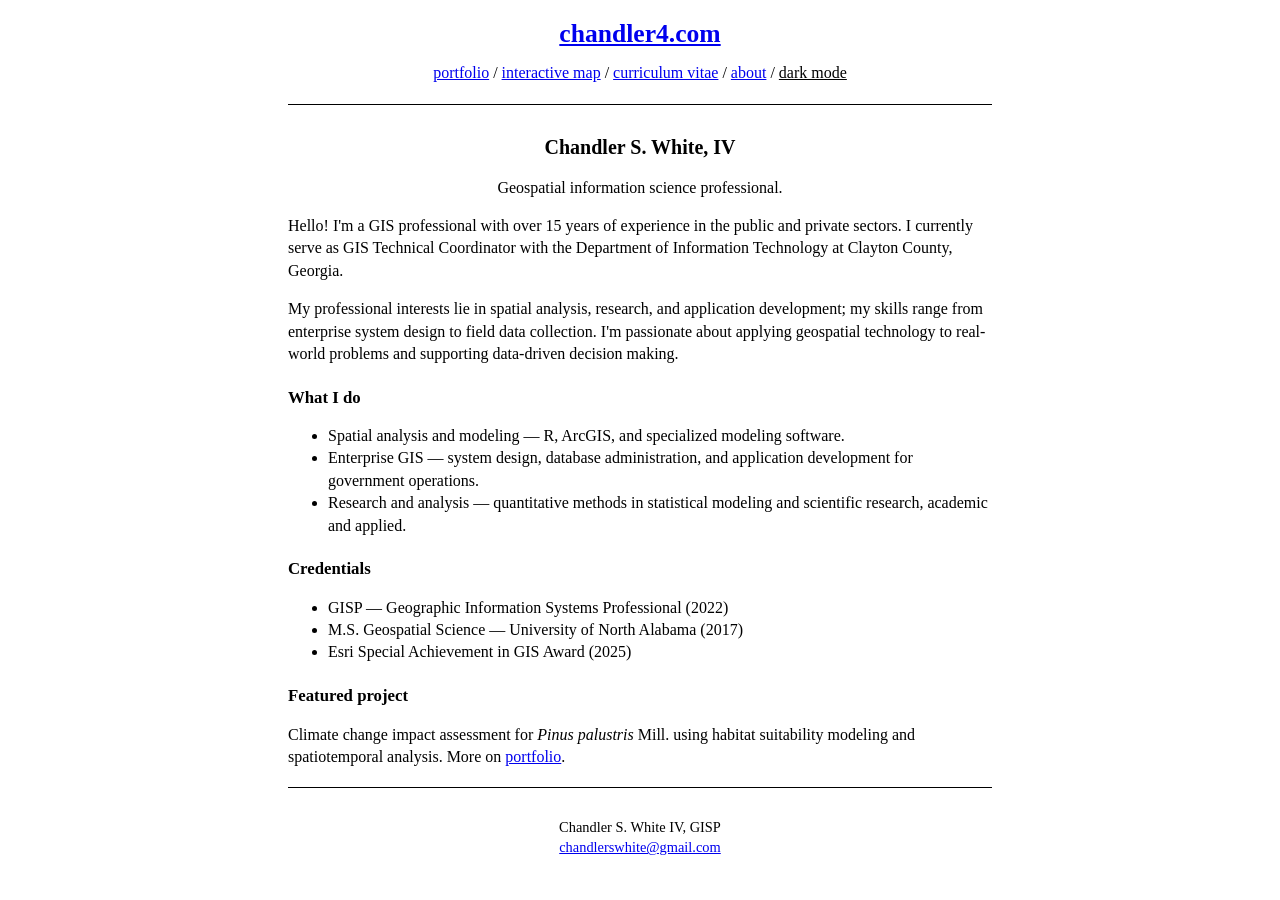
<file: index.html>
<!DOCTYPE html>
<html lang="en">
<head>
<meta charset="utf-8">
<meta name="viewport" content="width=device-width, initial-scale=1">
<title>chandler4.com</title>
<meta name="description" content="Chandler S. White IV, GISP — geospatial information science professional. Spatial analysis, conservation ecology, species distribution modeling.">
<link rel="stylesheet" href="style.css">
</head>
<body>

<header>
<h1><a href="index.html">chandler4.com</a></h1>

<nav>
<ul>
<li><a href="portfolio.html">portfolio</a></li>
<li><a href="interactive_habitat_map.html">interactive map</a></li>
<li><a href="cv.html">curriculum vitae</a></li>
<li><a href="about.html">about</a></li>
<li><button class="plain" id="theme-toggle" type="button">dark mode</button></li>
</ul>
</nav>
</header>

<hr>

<div class="intro">
<h2>Chandler S. White, IV</h2>
<p>Geospatial information science professional.</p>
</div>

<p>Hello! I'm a GIS professional with over 15 years of experience in the public and private sectors. I currently serve as GIS Technical Coordinator with the Department of Information Technology at Clayton County, Georgia.</p>

<p>My professional interests lie in spatial analysis, research, and application development; my skills range from enterprise system design to field data collection. I'm passionate about applying geospatial technology to real-world problems and supporting data-driven decision making.</p>

<h3>What I do</h3>
<ul>
<li>Spatial analysis and modeling — R, ArcGIS, and specialized modeling software.</li>
<li>Enterprise GIS — system design, database administration, and application development for government operations.</li>
<li>Research and analysis — quantitative methods in statistical modeling and scientific research, academic and applied.</li>
</ul>

<h3>Credentials</h3>
<ul>
<li>GISP — Geographic Information Systems Professional (2022)</li>
<li>M.S. Geospatial Science — University of North Alabama (2017)</li>
<li>Esri Special Achievement in GIS Award (2025)</li>
</ul>

<h3>Featured project</h3>
<p>Climate change impact assessment for <i>Pinus palustris</i> Mill. using habitat suitability modeling and spatiotemporal analysis. More on <a href="portfolio.html">portfolio</a>.</p>

<hr>

<footer>
<p>Chandler S. White IV, GISP<br>
<a href="mailto:chandlerswhite@gmail.com">chandlerswhite@gmail.com</a></p>
</footer>

<script src="site.js"></script>
</body>
</html>
</file>
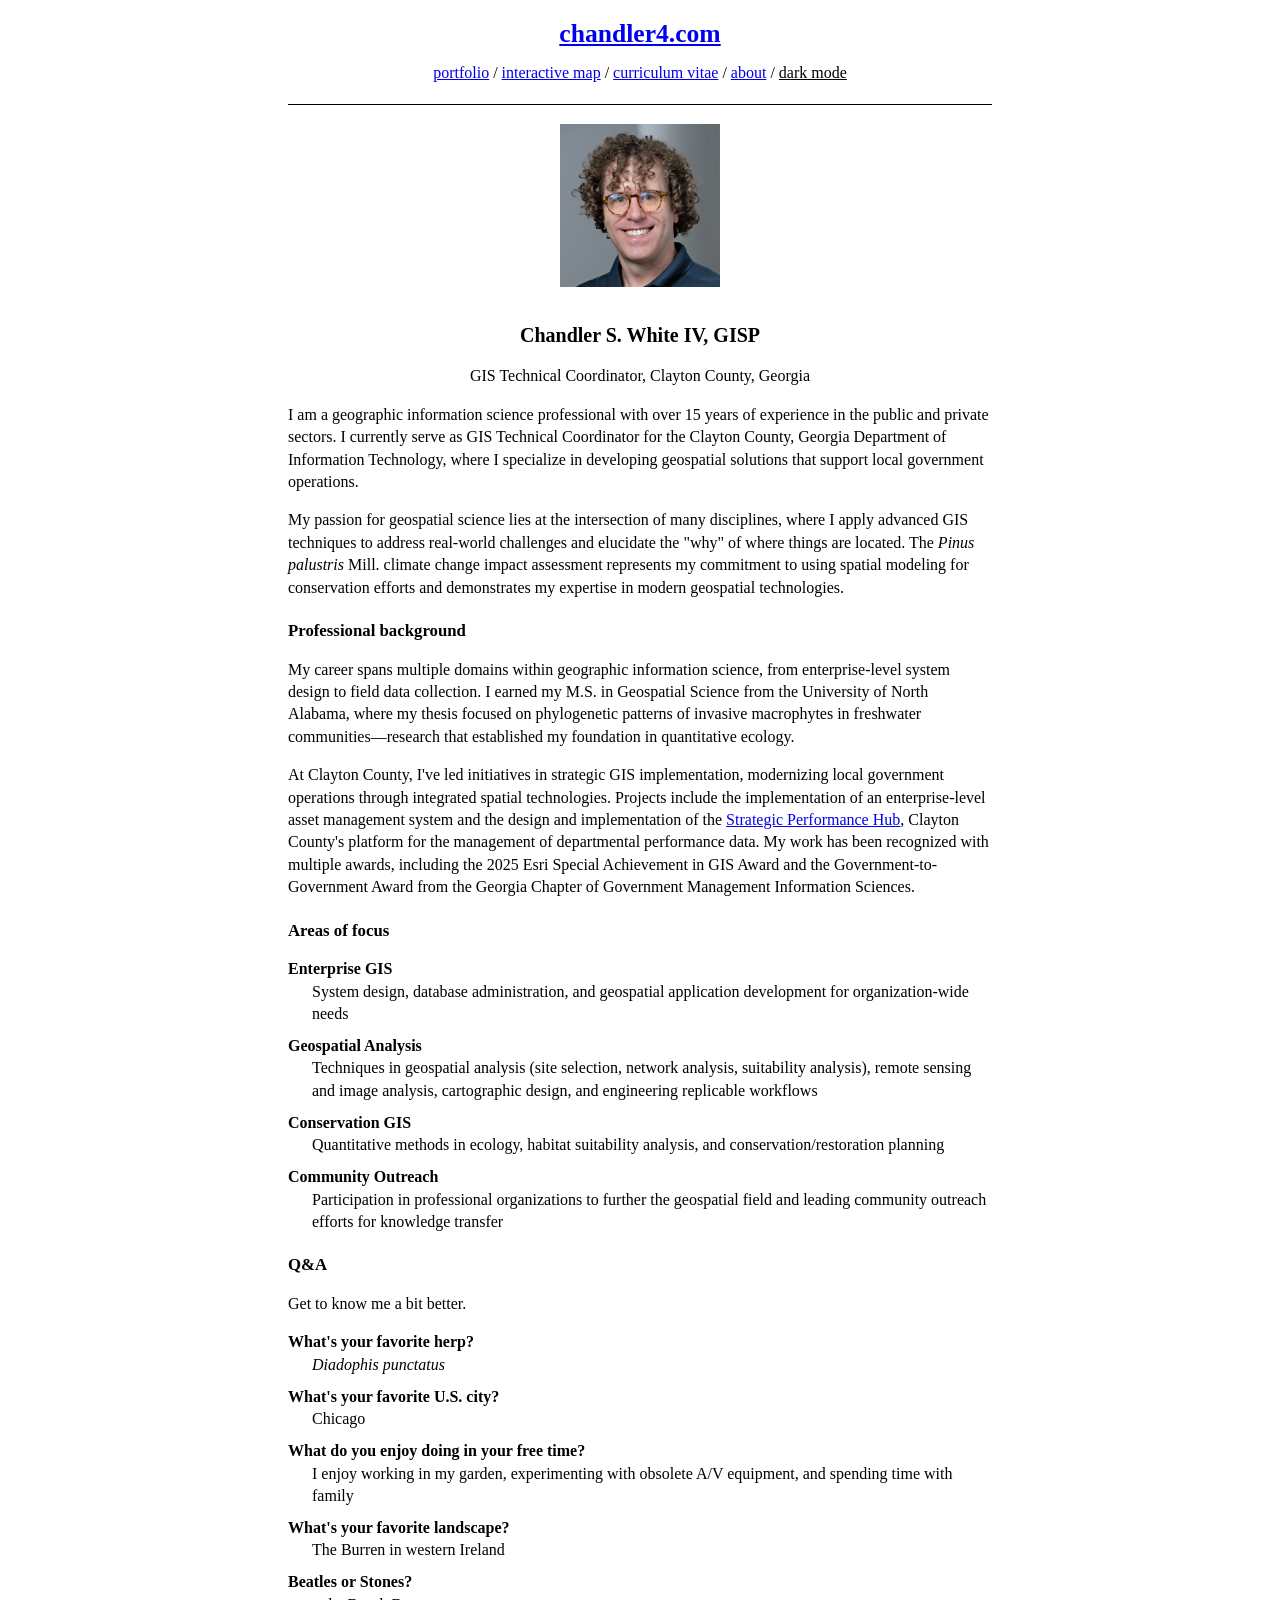
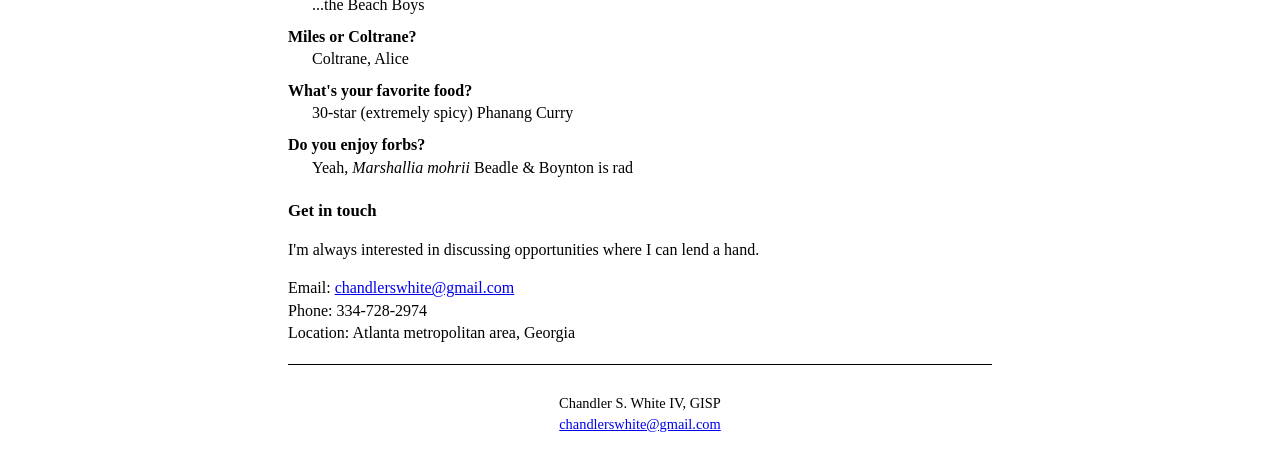
<file: about.html>
<!DOCTYPE html>
<html lang="en">
<head>
<meta charset="utf-8">
<meta name="viewport" content="width=device-width, initial-scale=1">
<title>chandler4.com | About</title>
<meta name="description" content="About Chandler S. White IV, GISP.">
<link rel="stylesheet" href="style.css">
</head>
<body>

<header>
<h1><a href="index.html">chandler4.com</a></h1>

<nav>
<ul>
<li><a href="portfolio.html">portfolio</a></li>
<li><a href="interactive_habitat_map.html">interactive map</a></li>
<li><a href="cv.html">curriculum vitae</a></li>
<li><a href="about.html">about</a></li>
<li><button class="plain" id="theme-toggle" type="button">dark mode</button></li>
</ul>
</nav>
</header>

<hr>

<div class="intro">
<img src="assets/headshot.png" alt="Chandler S. White IV" width="160">
<h2>Chandler S. White IV, GISP</h2>
<p>GIS Technical Coordinator, Clayton County, Georgia</p>
</div>
<p>I am a geographic information science professional with over 15 years of experience in the public and private sectors. I currently serve as GIS Technical Coordinator for the Clayton County, Georgia Department of Information Technology, where I specialize in developing geospatial solutions that support local government operations.</p>
<p>My passion for geospatial science lies at the intersection of many disciplines, where I apply advanced GIS techniques to address real-world challenges and elucidate the "why" of where things are located. The <em>Pinus palustris</em> Mill. climate change impact assessment represents my commitment to using spatial modeling for conservation efforts and demonstrates my expertise in modern geospatial technologies.</p>
<h3>Professional background</h3>
<p>My career spans multiple domains within geographic information science, from enterprise-level system design to field data collection. I earned my M.S. in Geospatial Science from the University of North Alabama, where my thesis focused on phylogenetic patterns of invasive macrophytes in freshwater communities—research that established my foundation in quantitative ecology.</p>
<p>At Clayton County, I've led initiatives in strategic GIS implementation, modernizing local government operations through integrated spatial technologies. Projects include the implementation of an enterprise-level asset management system and the design and implementation of the <a href="https://performance.claytoncountyga.gov/" target="_blank">Strategic Performance Hub</a>, Clayton County's platform for the management of departmental performance data. My work has been recognized with multiple awards, including the 2025 Esri Special Achievement in GIS Award and the Government-to-Government Award from the Georgia Chapter of Government Management Information Sciences.</p>
<h3>Areas of focus</h3><dl>
<dt>Enterprise GIS</dt><dd>System design, database administration, and geospatial application development for organization-wide needs</dd>
<dt>Geospatial Analysis</dt><dd>Techniques in geospatial analysis (site selection, network analysis, suitability analysis), remote sensing and image analysis, cartographic design, and engineering replicable workflows</dd>
<dt>Conservation GIS</dt><dd>Quantitative methods in ecology, habitat suitability analysis, and conservation/restoration planning</dd>
<dt>Community Outreach</dt><dd>Participation in professional organizations to further the geospatial field and leading community outreach efforts for knowledge transfer</dd>
</dl>
<h3>Q&amp;A</h3><p>Get to know me a bit better.</p><dl>
<dt>What's your favorite herp?</dt><dd><em>Diadophis punctatus</em></dd>
<dt>What's your favorite U.S. city?</dt><dd>Chicago</dd>
<dt>What do you enjoy doing in your free time?</dt><dd>I enjoy working in my garden, experimenting with obsolete A/V equipment, and spending time with family</dd>
<dt>What's your favorite landscape?</dt><dd>The Burren in western Ireland</dd>
<dt>Beatles or Stones?</dt><dd>...the Beach Boys</dd>
<dt>Miles or Coltrane?</dt><dd>Coltrane, Alice</dd>
<dt>What's your favorite food?</dt><dd>30-star (extremely spicy) Phanang Curry</dd>
<dt>Do you enjoy forbs?</dt><dd>Yeah, <em>Marshallia mohrii</em> Beadle & Boynton is rad</dd>
</dl>
<h3>Get in touch</h3>
<p>I'm always interested in discussing opportunities where I can lend a hand.</p>
<p>Email: <a href="mailto:chandlerswhite@gmail.com">chandlerswhite@gmail.com</a><br>
Phone: 334-728-2974<br>
Location: Atlanta metropolitan area, Georgia</p>

<hr>

<footer>
<p>Chandler S. White IV, GISP<br>
<a href="mailto:chandlerswhite@gmail.com">chandlerswhite@gmail.com</a></p>
</footer>

<script src="site.js"></script>
</body>
</html>
</file>
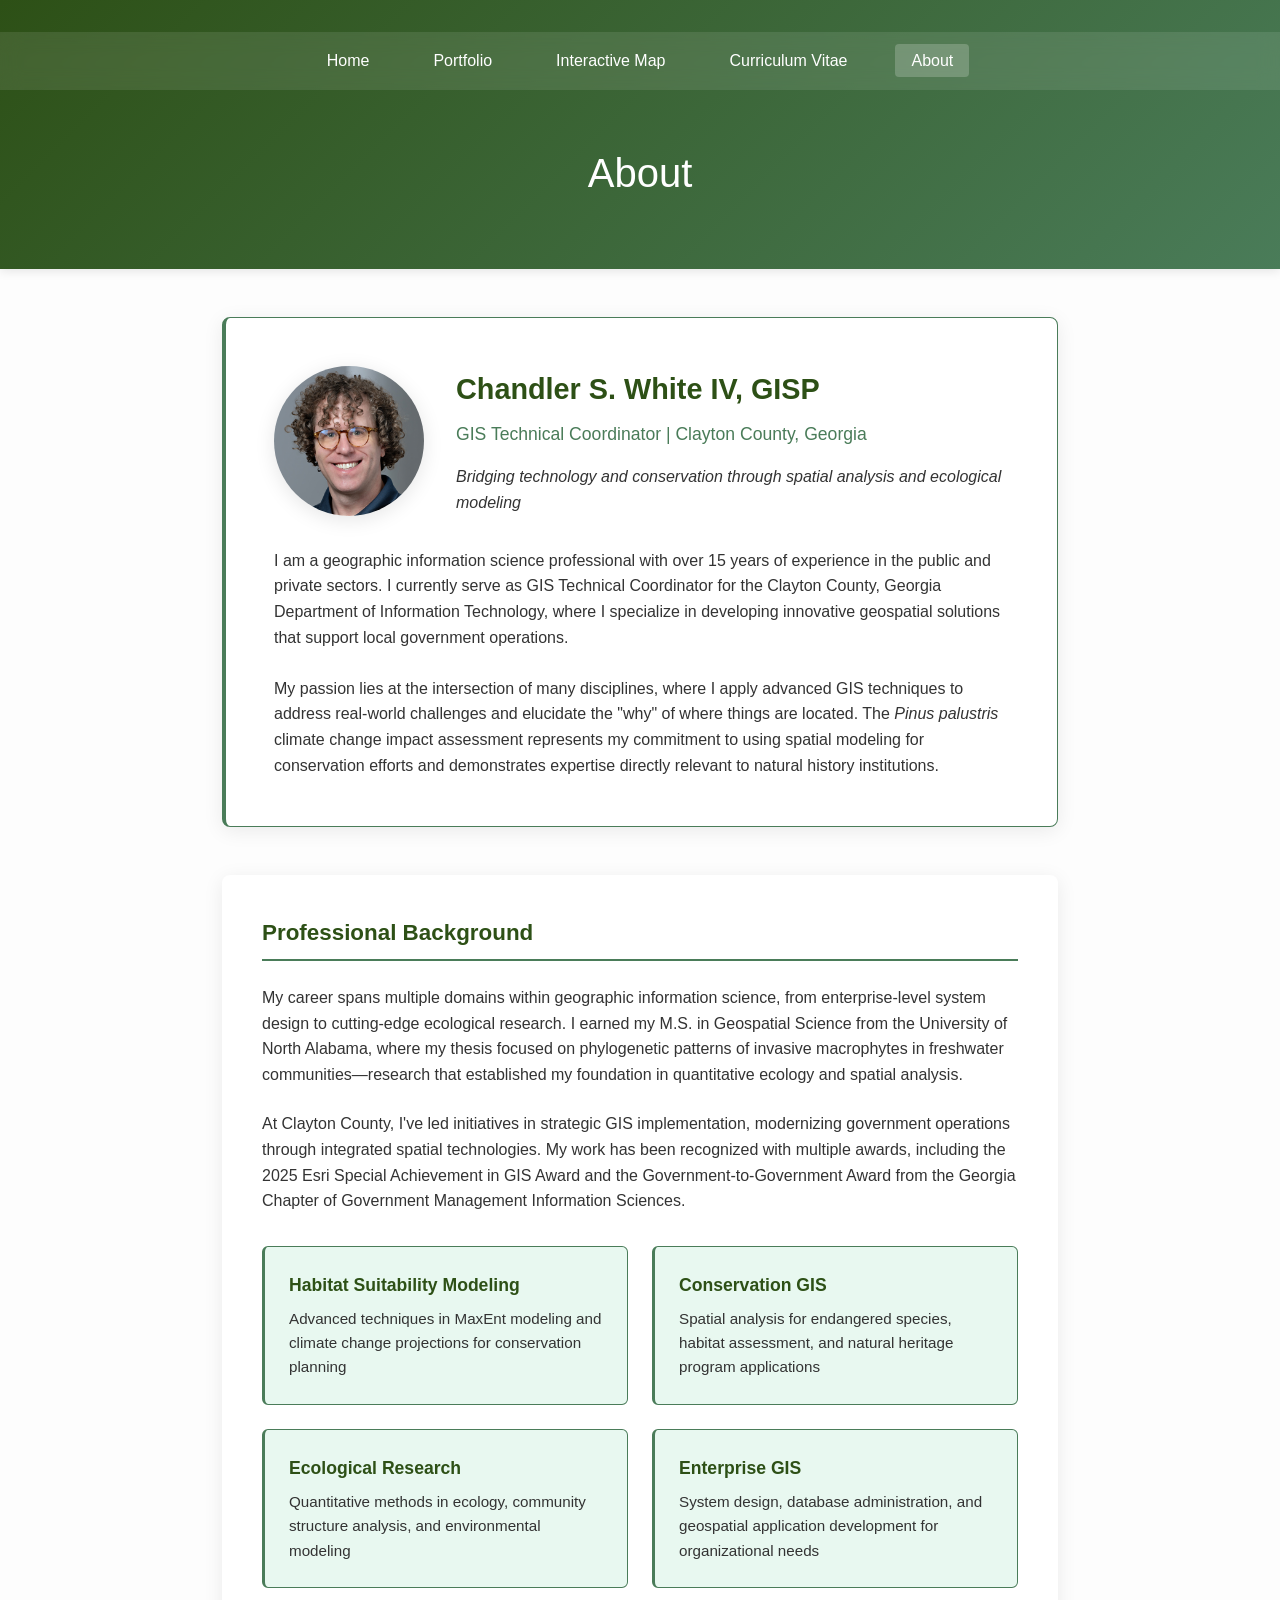
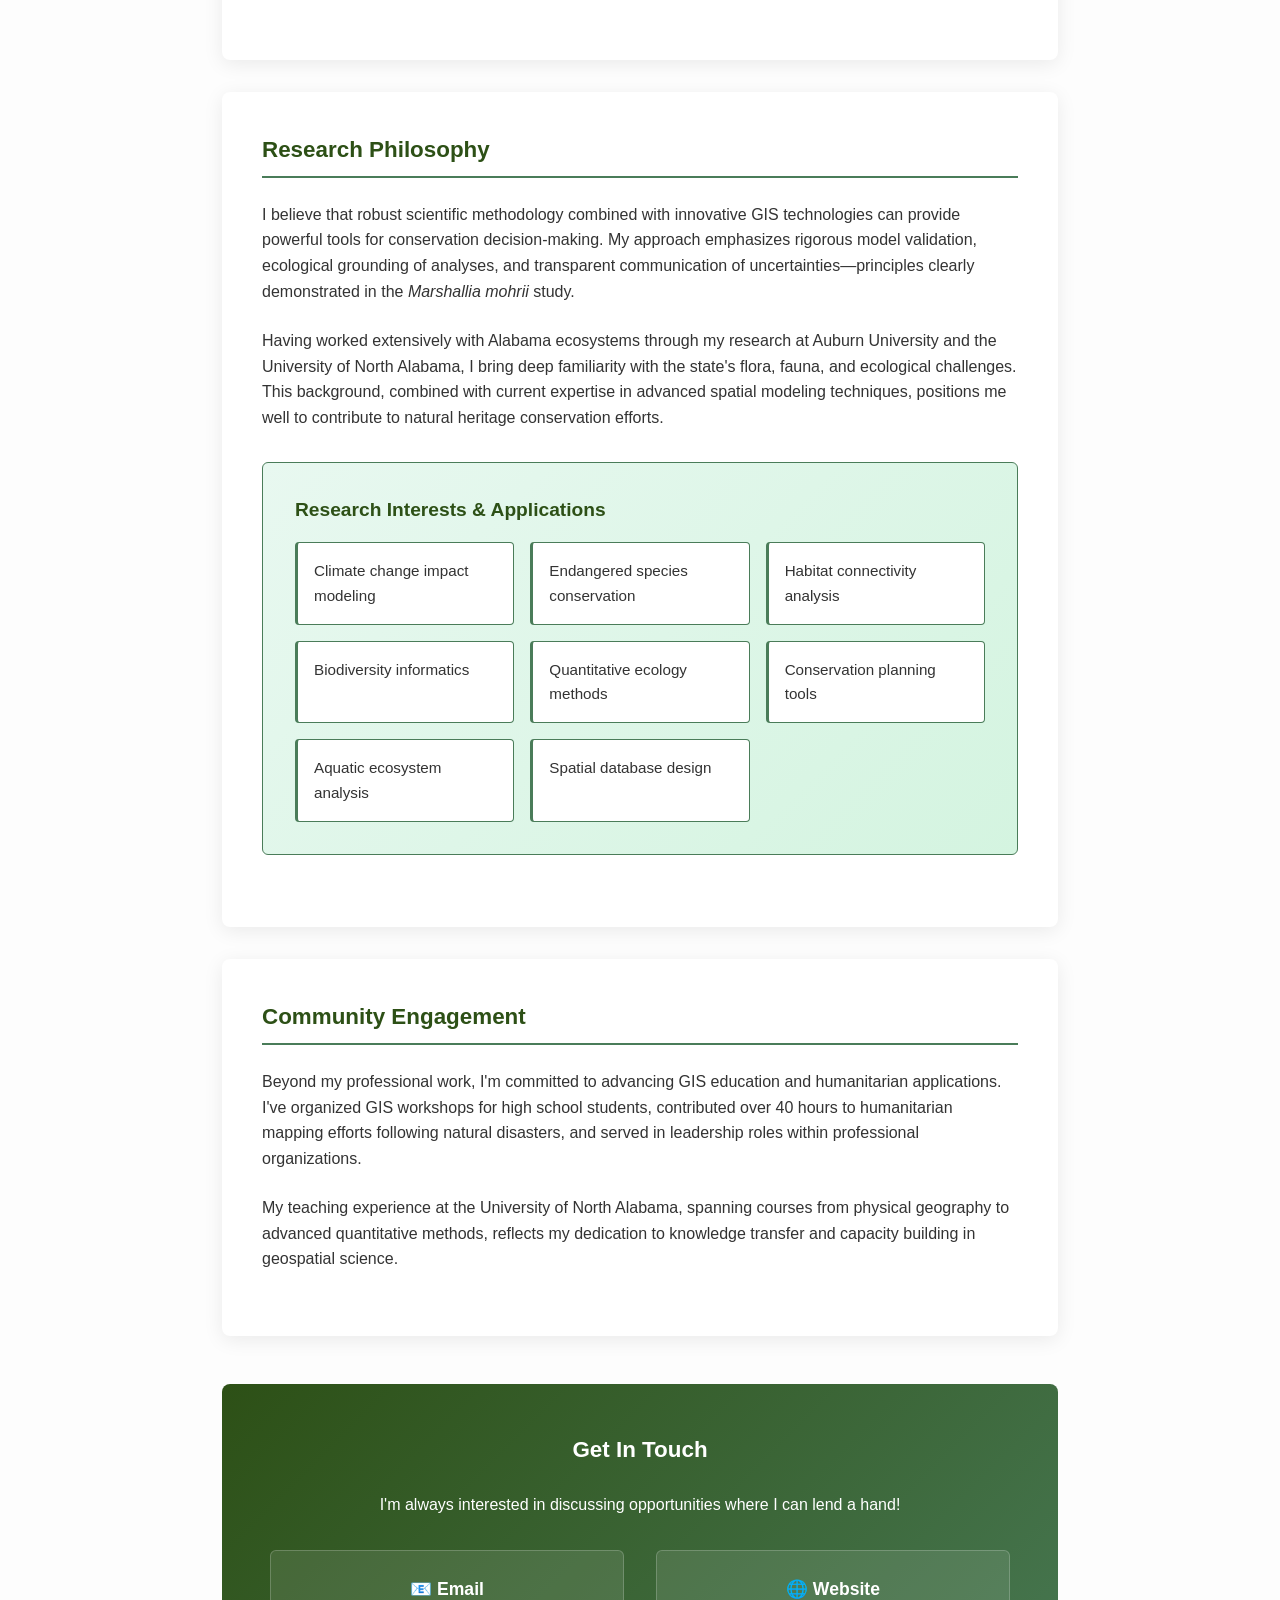
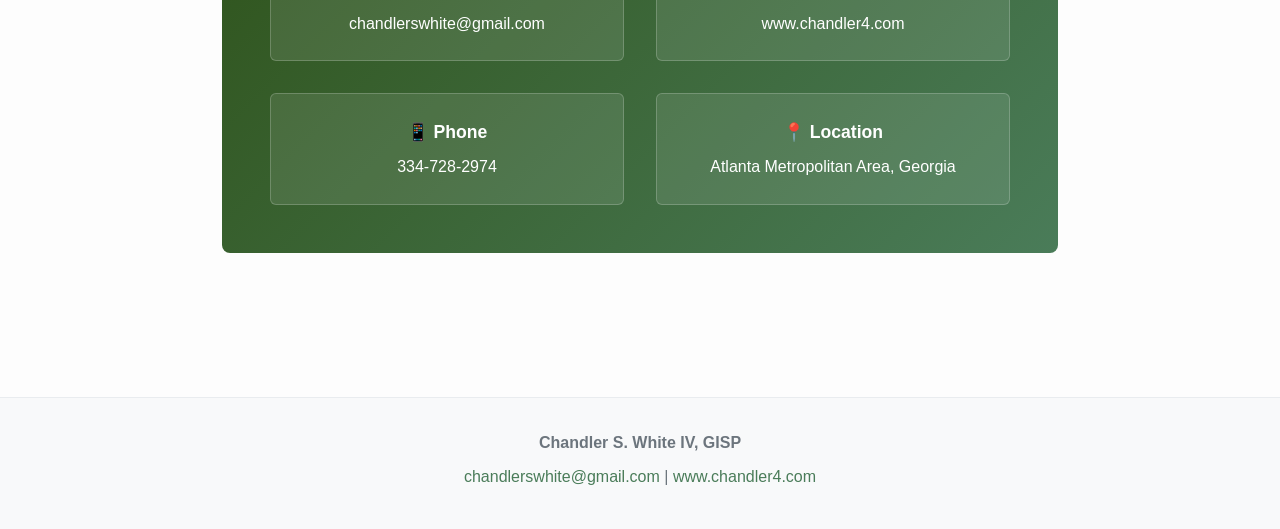
<file: about_page.html>
<!DOCTYPE html>
<html lang="en">
<head>
    <meta charset="UTF-8">
    <meta name="viewport" content="width=device-width, initial-scale=1.0">
    <title>chandler4.com| About</title>
    <meta name="description" content="About Chandler S. White IV - Geographic Information Science Professional specializing in spatial analysis, conservation ecology, and species distribution modeling.">
    <style>
        * {
            margin: 0;
            padding: 0;
            box-sizing: border-box;
        }

        body {
            font-family: 'Segoe UI', Tahoma, Geneva, Verdana, sans-serif;
            line-height: 1.6;
            color: #333;
            background-color: #fdfdfd;
        }

        header {
            background: linear-gradient(135deg, #2d5016 0%, #4a7c59 100%);
            color: white;
            padding: 2rem 0;
            box-shadow: 0 2px 10px rgba(0,0,0,0.1);
        }

        nav {
            background-color: rgba(255,255,255,0.1);
            backdrop-filter: blur(10px);
            padding: 1rem 0;
        }

        nav ul {
            list-style: none;
            display: flex;
            justify-content: center;
            gap: 2rem;
            max-width: 1200px;
            margin: 0 auto;
            padding: 0 2rem;
        }

        nav a {
            color: white;
            text-decoration: none;
            font-weight: 500;
            transition: color 0.3s ease;
            padding: 0.5rem 1rem;
            border-radius: 4px;
        }

        nav a:hover, nav a.active {
            background-color: rgba(255,255,255,0.2);
        }

        .container {
            max-width: 1200px;
            margin: 0 auto;
            padding: 0 2rem;
        }

        .hero {
            text-align: center;
            margin-bottom: 2rem;
        }

        .hero h1 {
            font-size: 2.5rem;
            margin-bottom: 0.5rem;
            font-weight: 300;
        }

        .hero h2 {
            font-size: 1.2rem;
            opacity: 0.9;
            font-weight: 400;
        }

        main {
            max-width: 900px;
            margin: 0 auto;
            padding: 3rem 2rem;
        }

        .profile-section {
            background: white;
            border-radius: 8px;
            padding: 3rem;
            margin-bottom: 3rem;
            box-shadow: 0 4px 20px rgba(0,0,0,0.08);
            border: 1px solid #4a7c59;
            border-left: 4px solid #4a7c59;
        }

        .profile-header {
            display: grid;
            grid-template-columns: auto 1fr;
            gap: 2rem;
            align-items: center;
            margin-bottom: 2rem;
        }

        .profile-photo {
            width: 150px;
            height: 150px;
            border-radius: 50%;
            object-fit: cover;
            box-shadow: 0 4px 20px rgba(0,0,0,0.1);
        }

        .profile-info h3 {
            color: #2d5016;
            font-size: 1.8rem;
            margin-bottom: 0.5rem;
        }

        .profile-info .title {
            color: #4a7c59;
            font-size: 1.1rem;
            margin-bottom: 1rem;
        }

        .content-section {
            background: white;
            border-radius: 8px;
            padding: 2.5rem;
            margin-bottom: 2rem;
            box-shadow: 0 4px 20px rgba(0,0,0,0.08);
        }

        .content-section h4 {
            color: #2d5016;
            margin-bottom: 1.5rem;
            font-size: 1.4rem;
            border-bottom: 2px solid #4a7c59;
            padding-bottom: 0.5rem;
        }

        .content-section p {
            margin-bottom: 1.5rem;
        }

        .expertise-grid {
            display: grid;
            grid-template-columns: repeat(auto-fit, minmax(250px, 1fr));
            gap: 1.5rem;
            margin: 2rem 0;
        }

        .expertise-card {
            background: #e8f8f0;
            padding: 1.5rem;
            border-radius: 6px;
            border: 1px solid #4a7c59;
            border-left: 3px solid #4a7c59;
        }

        .expertise-card h5 {
            color: #2d5016;
            margin-bottom: 0.5rem;
            font-size: 1.1rem;
        }

        .expertise-card p {
            margin-bottom: 0;
            font-size: 0.95rem;
        }

        .contact-section {
            background: linear-gradient(135deg, #2d5016 0%, #4a7c59 100%);
            color: white;
            border-radius: 8px;
            padding: 3rem;
            text-align: center;
            margin: 3rem 0;
        }

        .contact-section h4 {
            margin-bottom: 1.5rem;
            font-size: 1.4rem;
        }

        .contact-grid {
            display: grid;
            grid-template-columns: repeat(auto-fit, minmax(250px, 1fr));
            gap: 2rem;
            margin-top: 2rem;
        }

        .contact-item {
            background: rgba(255,255,255,0.1);
            padding: 1.5rem;
            border-radius: 6px;
            border: 1px solid rgba(255,255,255,0.2);
        }

        .contact-item h5 {
            margin-bottom: 0.5rem;
            font-size: 1.1rem;
        }

        .contact-item a {
            color: white;
            text-decoration: none;
        }

        .contact-item a:hover {
            text-decoration: underline;
        }

        .research-interests {
            background: linear-gradient(135deg, #e8f8f0 0%, #d4f4e0 100%);
            border: 1px solid #4a7c59;
            padding: 2rem;
            border-radius: 6px;
            margin: 2rem 0;
        }

        .research-interests h5 {
            color: #2d5016;
            margin-bottom: 1rem;
            font-size: 1.2rem;
        }

        .interests-list {
            display: grid;
            grid-template-columns: repeat(auto-fit, minmax(200px, 1fr));
            gap: 1rem;
        }

        .interest-item {
            background: white;
            padding: 1rem;
            border-radius: 4px;
            border: 1px solid #4a7c59;
            border-left: 3px solid #4a7c59;
            font-size: 0.95rem;
        }

        footer {
            background-color: #f8f9fa;
            text-align: center;
            padding: 2rem;
            margin-top: 3rem;
            border-top: 1px solid #e9ecef;
        }

        footer p {
            color: #6c757d;
            margin-bottom: 0.5rem;
        }

        footer a {
            color: #4a7c59;
            text-decoration: none;
        }

        footer a:hover {
            text-decoration: underline;
        }

        @media (max-width: 768px) {
            .hero h1 {
                font-size: 2rem;
            }

            nav ul {
                flex-direction: column;
                gap: 0.5rem;
            }

            .profile-header {
                grid-template-columns: 1fr;
                text-align: center;
            }

            .profile-photo {
                justify-self: center;
            }

            .expertise-grid, .contact-grid, .interests-list {
                grid-template-columns: 1fr;
            }
        }
    </style>
</head>
<body>
    <header>
        <nav>
            <ul>
                <li><a href="index.html">Home</a></li>
                <li><a href="portfolio.html">Portfolio</a></li>
                <li><a href="interactive_habitat_map.html" target="_blank">Interactive Map</a></li>
                <li><a href="cv.html">Curriculum Vitae</a></li>
                <li><a href="#" class="active">About</a></li>
            </ul>
        </nav>
        <br>
        <br>
        <div class="container">
            <div class="hero">
                <h1>About</h1>
            </div>
        </div>
    </header>

    <main>
        <section class="profile-section">
            <div class="profile-header">
                <img src="assets/headshot.png" alt="Chandler S. White IV" class="profile-photo">
                <div class="profile-info">
                    <h3>Chandler S. White IV, GISP</h3>
                    <p class="title">GIS Technical Coordinator | Clayton County, Georgia</p>
                    <p><em>Bridging technology and conservation through spatial analysis and ecological modeling</em></p>
                </div>
            </div>
            
            <p>I am a geographic information science professional with over 15 years of experience in the public and private sectors. I currently serve as GIS Technical Coordinator for the Clayton County, Georgia Department of Information Technology, where I specialize in developing innovative geospatial solutions that support local government operations.</p>
            <br>
            <p>My passion lies at the intersection of many disciplines, where I apply advanced GIS techniques to address real-world challenges and elucidate the "why" of where things are located. The <em>Pinus palustris</em> climate change impact assessment represents my commitment to using spatial modeling for conservation efforts and demonstrates expertise directly relevant to natural history institutions.</p>
        </section>

        <section class="content-section">
            <h4>Professional Background</h4>
            <p>My career spans multiple domains within geographic information science, from enterprise-level system design to cutting-edge ecological research. I earned my M.S. in Geospatial Science from the University of North Alabama, where my thesis focused on phylogenetic patterns of invasive macrophytes in freshwater communities—research that established my foundation in quantitative ecology and spatial analysis.</p>
            
            <p>At Clayton County, I've led initiatives in strategic GIS implementation, modernizing government operations through integrated spatial technologies. My work has been recognized with multiple awards, including the 2025 Esri Special Achievement in GIS Award and the Government-to-Government Award from the Georgia Chapter of Government Management Information Sciences.</p>

            <div class="expertise-grid">
                <div class="expertise-card">
                    <h5>Habitat Suitability Modeling</h5>
                    <p>Advanced techniques in MaxEnt modeling and climate change projections for conservation planning</p>
                </div>
                <div class="expertise-card">
                    <h5>Conservation GIS</h5>
                    <p>Spatial analysis for endangered species, habitat assessment, and natural heritage program applications</p>
                </div>
                <div class="expertise-card">
                    <h5>Ecological Research</h5>
                    <p>Quantitative methods in ecology, community structure analysis, and environmental modeling</p>
                </div>
                <div class="expertise-card">
                    <h5>Enterprise GIS</h5>
                    <p>System design, database administration, and geospatial application development for organizational needs</p>
                </div>
            </div>
        </section>

        <section class="content-section">
            <h4>Research Philosophy</h4>
            <p>I believe that robust scientific methodology combined with innovative GIS technologies can provide powerful tools for conservation decision-making. My approach emphasizes rigorous model validation, ecological grounding of analyses, and transparent communication of uncertainties—principles clearly demonstrated in the <em>Marshallia mohrii</em> study.</p>
            
            <p>Having worked extensively with Alabama ecosystems through my research at Auburn University and the University of North Alabama, I bring deep familiarity with the state's flora, fauna, and ecological challenges. This background, combined with current expertise in advanced spatial modeling techniques, positions me well to contribute to natural heritage conservation efforts.</p>

            <div class="research-interests">
                <h5>Research Interests & Applications</h5>
                <div class="interests-list">
                    <div class="interest-item">Climate change impact modeling</div>
                    <div class="interest-item">Endangered species conservation</div>
                    <div class="interest-item">Habitat connectivity analysis</div>
                    <div class="interest-item">Biodiversity informatics</div>
                    <div class="interest-item">Quantitative ecology methods</div>
                    <div class="interest-item">Conservation planning tools</div>
                    <div class="interest-item">Aquatic ecosystem analysis</div>
                    <div class="interest-item">Spatial database design</div>
                </div>
            </div>
        </section>

        <section class="content-section">
            <h4>Community Engagement</h4>
            <p>Beyond my professional work, I'm committed to advancing GIS education and humanitarian applications. I've organized GIS workshops for high school students, contributed over 40 hours to humanitarian mapping efforts following natural disasters, and served in leadership roles within professional organizations.</p>
            
            <p>My teaching experience at the University of North Alabama, spanning courses from physical geography to advanced quantitative methods, reflects my dedication to knowledge transfer and capacity building in geospatial science.</p>
        </section>

        <section class="contact-section">
            <h4>Get In Touch</h4>
            <p>I'm always interested in discussing opportunities where I can lend a hand!</p>
            
            <div class="contact-grid">
                <div class="contact-item">
                    <h5>📧 Email</h5>
                    <a href="mailto:chandlerswhite@gmail.com">chandlerswhite@gmail.com</a>
                </div>
                <div class="contact-item">
                    <h5>🌐 Website</h5>
                    <a href="https://www.chandler4.com">www.chandler4.com</a>
                </div>
                <div class="contact-item">
                    <h5>📱 Phone</h5>
                    334-728-2974
                </div>
                <div class="contact-item">
                    <h5>📍 Location</h5>
                    Atlanta Metropolitan Area, Georgia
                </div>
            </div>
        </section>
    </main>

    <footer>
        <p><strong>Chandler S. White IV, GISP</strong></p>
        <p><a href="mailto:chandlerswhite@gmail.com">chandlerswhite@gmail.com</a> | <a href="https://www.chandler4.com">www.chandler4.com</a></p>
    </footer>
</body>
</html>
</file>
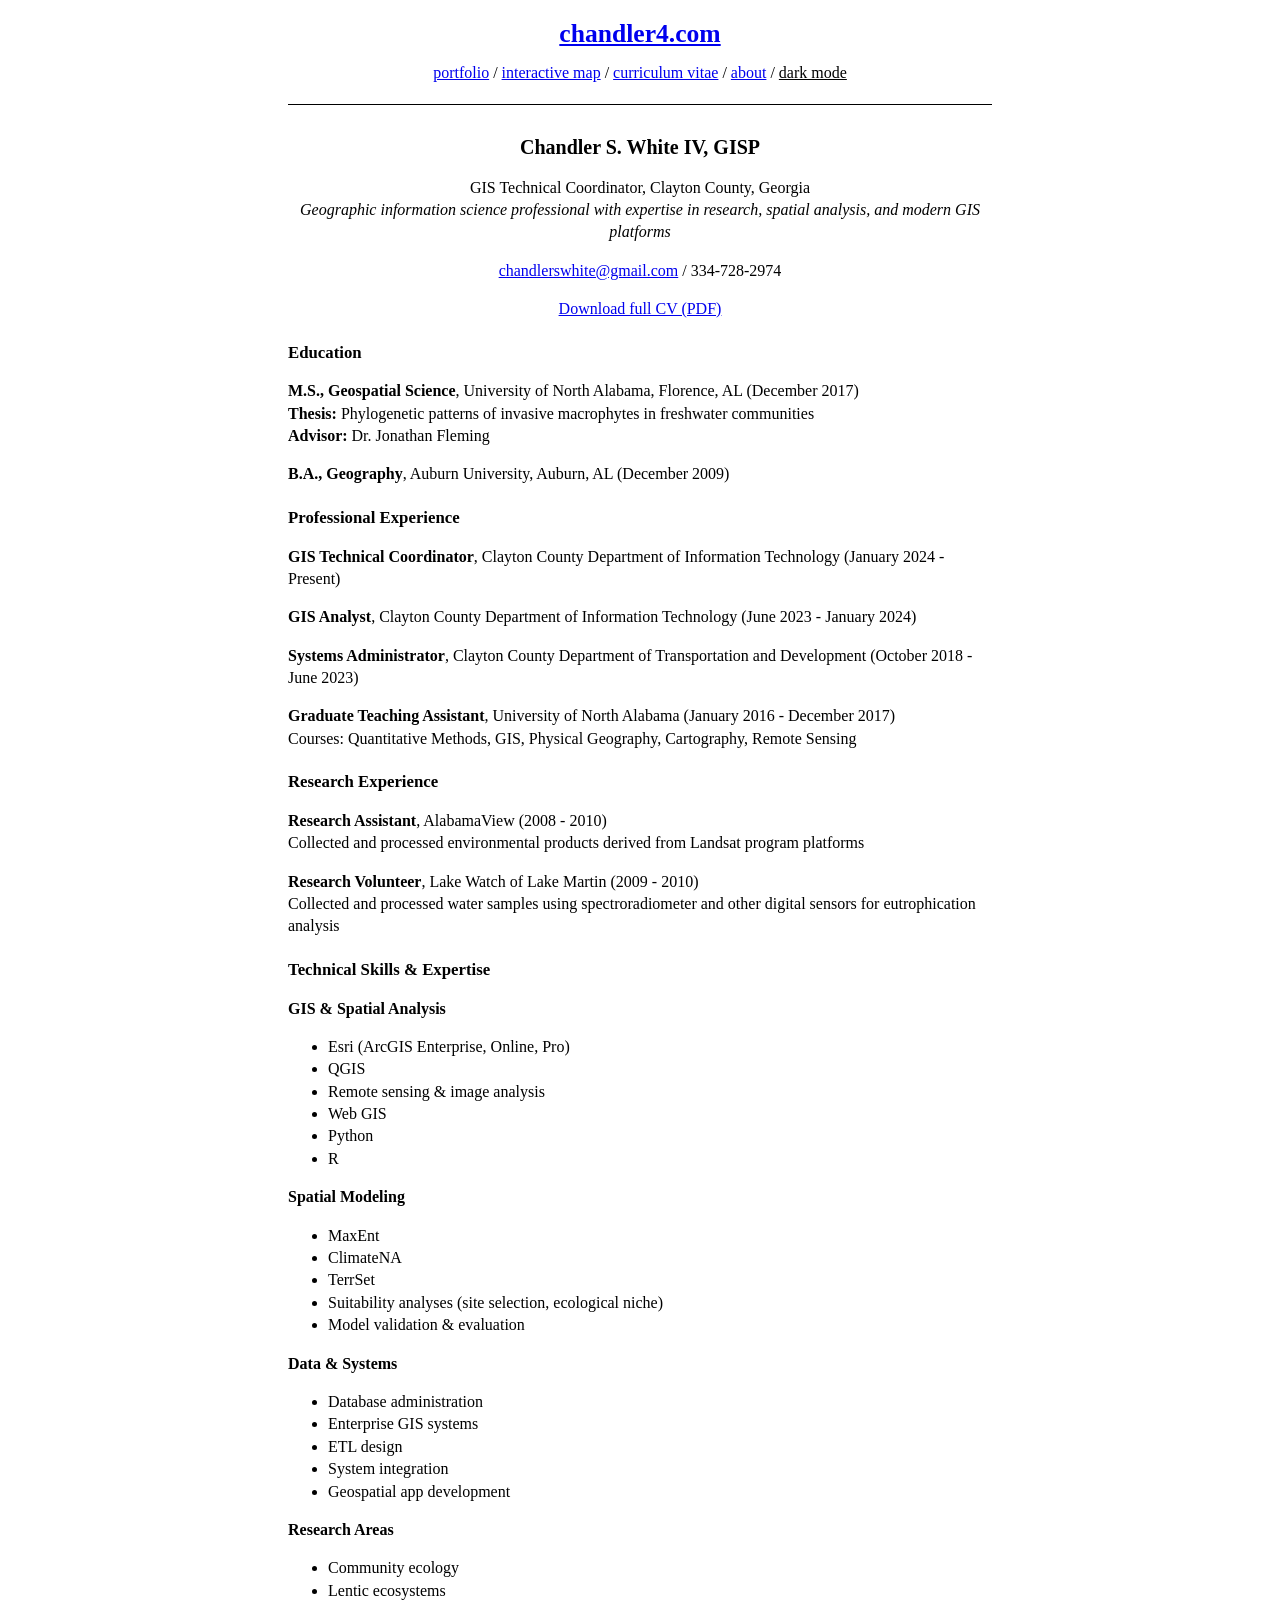
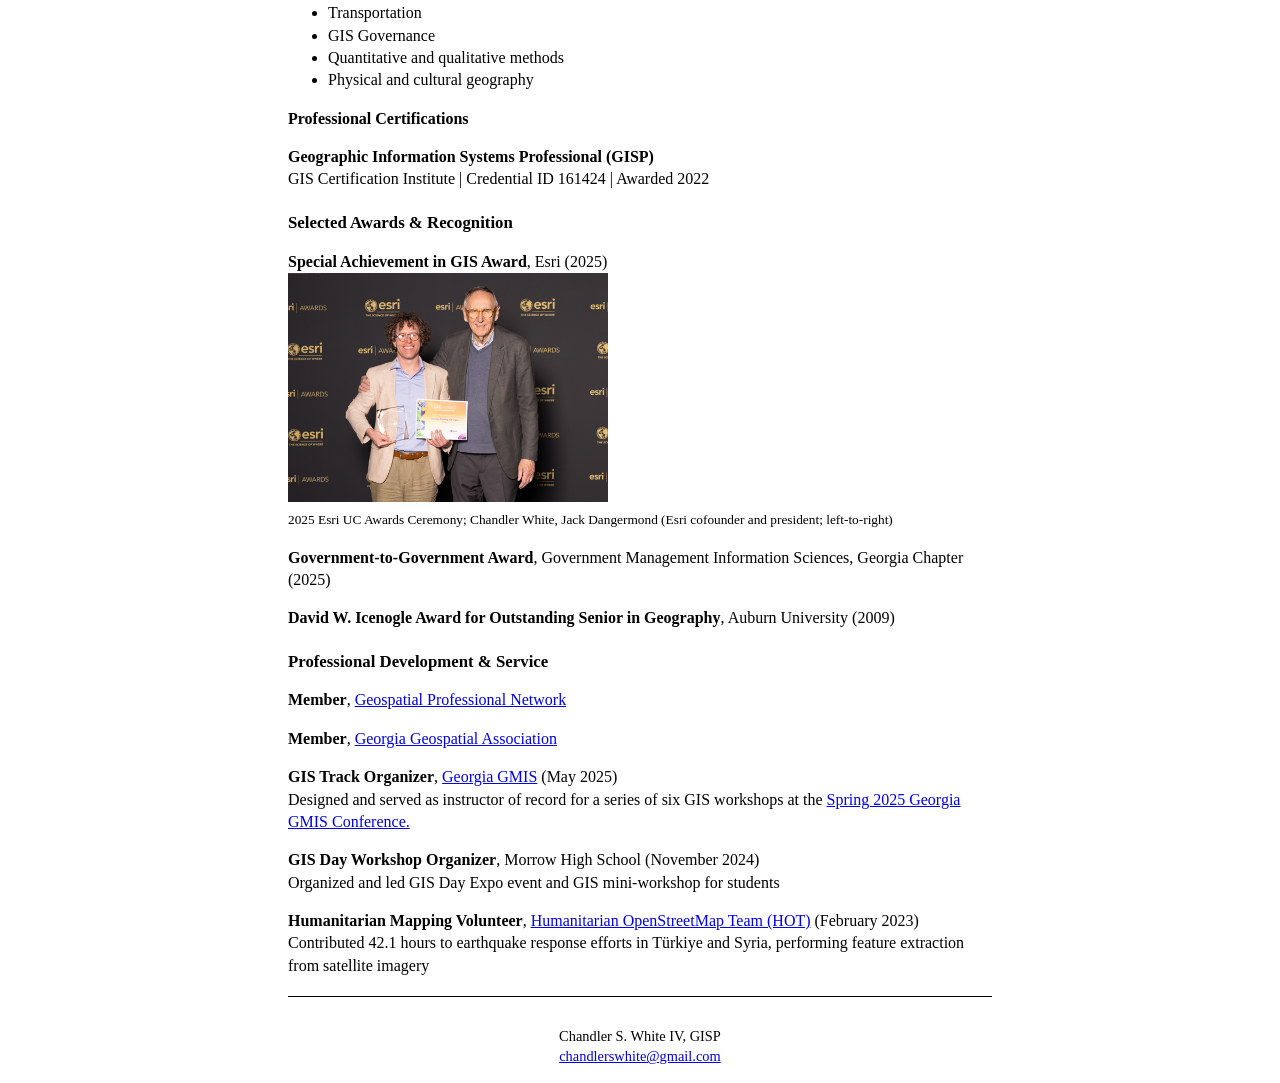
<file: cv.html>
<!DOCTYPE html>
<html lang="en">
<head>
<meta charset="utf-8">
<meta name="viewport" content="width=device-width, initial-scale=1">
<title>chandler4.com | Curriculum Vitae</title>
<meta name="description" content="Curriculum vitae of Chandler S. White IV, GISP.">
<link rel="stylesheet" href="style.css">
</head>
<body>

<header>
<h1><a href="index.html">chandler4.com</a></h1>

<nav>
<ul>
<li><a href="portfolio.html">portfolio</a></li>
<li><a href="interactive_habitat_map.html">interactive map</a></li>
<li><a href="cv.html">curriculum vitae</a></li>
<li><a href="about.html">about</a></li>
<li><button class="plain" id="theme-toggle" type="button">dark mode</button></li>
</ul>
</nav>
</header>

<hr>

<div class="intro">
<h2>Chandler S. White IV, GISP</h2>
<p>GIS Technical Coordinator, Clayton County, Georgia<br>
<i>Geographic information science professional with expertise in research, spatial analysis, and modern GIS platforms</i></p>
<p><a href="mailto:chandlerswhite@gmail.com">chandlerswhite@gmail.com</a> / 334-728-2974</p>
<p><a href="assets/c_white_cv.pdf">Download full CV (PDF)</a></p>
</div>
<h3>Education</h3>
<p><b>M.S., Geospatial Science</b>, University of North Alabama, Florence, AL (December 2017)<br><strong>Thesis:</strong> Phylogenetic patterns of invasive macrophytes in freshwater communities<br/>
<strong>Advisor:</strong> Dr. Jonathan Fleming</p>
<p><b>B.A., Geography</b>, Auburn University, Auburn, AL (December 2009)</p>
<h3>Professional Experience</h3>
<p><b>GIS Technical Coordinator</b>, Clayton County Department of Information Technology (January 2024 - Present)</p>
<p><b>GIS Analyst</b>, Clayton County Department of Information Technology (June 2023 - January 2024)</p>
<p><b>Systems Administrator</b>, Clayton County Department of Transportation and Development (October 2018 - June 2023)</p>
<p><b>Graduate Teaching Assistant</b>, University of North Alabama (January 2016 - December 2017)<br>Courses: Quantitative Methods, GIS, Physical Geography, Cartography, Remote Sensing</p>
<h3>Research Experience</h3>
<p><b>Research Assistant</b>, AlabamaView (2008 - 2010)<br>Collected and processed environmental products derived from Landsat program platforms</p>
<p><b>Research Volunteer</b>, Lake Watch of Lake Martin (2009 - 2010)<br>Collected and processed water samples using spectroradiometer and other digital sensors for eutrophication analysis</p>
<h3>Technical Skills & Expertise</h3>
<p><b>GIS & Spatial Analysis</b></p><ul>
<li>Esri (ArcGIS Enterprise, Online, Pro)</li>
<li>QGIS</li>
<li>Remote sensing &amp; image analysis</li>
<li>Web GIS</li>
<li>Python</li>
<li>R</li>
</ul>
<p><b>Spatial Modeling</b></p><ul>
<li>MaxEnt</li>
<li>ClimateNA</li>
<li>TerrSet</li>
<li>Suitability analyses (site selection, ecological niche)</li>
<li>Model validation &amp; evaluation</li>
</ul>
<p><b>Data & Systems</b></p><ul>
<li>Database administration</li>
<li>Enterprise GIS systems</li>
<li>ETL design</li>
<li>System integration</li>
<li>Geospatial app development</li>
</ul>
<p><b>Research Areas</b></p><ul>
<li>Community ecology</li>
<li>Lentic ecosystems</li>
<li>Transportation</li>
<li>GIS Governance</li>
<li>Quantitative and qualitative methods</li>
<li>Physical and cultural geography</li>
</ul>
<p><b>Professional Certifications</b></p>
<p><strong>Geographic Information Systems Professional (GISP)</strong><br/>
                    GIS Certification Institute | Credential ID 161424 | Awarded 2022</p>
<h3>Selected Awards & Recognition</h3>
<p><b>Special Achievement in GIS Award</b>, Esri (2025)<br><img src="assets/sag.jpg" alt="2025 Esri UC Awards Ceremony; Chandler White, Jack Dangermond (Esri cofounder and president; left-to-right)" width="320"><br><small>2025 Esri UC Awards Ceremony; Chandler White, Jack Dangermond (Esri cofounder and president; left-to-right)</small></p>
<p><b>Government-to-Government Award</b>, Government Management Information Sciences, Georgia Chapter (2025)</p>
<p><b>David W. Icenogle Award for Outstanding Senior in Geography</b>, Auburn University (2009)</p>
<h3>Professional Development & Service</h3>
<p><b>Member</b>, <a href="https://thegpn.org/" target="_blank">Geospatial Professional Network</a></p>
<p><b>Member</b>, <a href="https://gageospatial.org/" target="_blank">Georgia Geospatial Association</a></p>
<p><b>GIS Track Organizer</b>, <a href="https://www.gagmis.org/" target="_blank">Georgia GMIS</a> (May 2025)<br>Designed and served as instructor of record for a series of six GIS workshops at the <a href="https://www.gagmis.org/conferences/spring-2025-conference/" target="_blank">Spring 2025 Georgia GMIS Conference.</a></p>
<p><b>GIS Day Workshop Organizer</b>, Morrow High School (November 2024)<br>Organized and led GIS Day Expo event and GIS mini-workshop for students</p>
<p><b>Humanitarian Mapping Volunteer</b>, <a href="https://www.hotosm.org/" target="_blank">Humanitarian OpenStreetMap Team (HOT)</a> (February 2023)<br>Contributed 42.1 hours to earthquake response efforts in Türkiye and Syria, performing feature extraction from satellite imagery</p>

<hr>

<footer>
<p>Chandler S. White IV, GISP<br>
<a href="mailto:chandlerswhite@gmail.com">chandlerswhite@gmail.com</a></p>
</footer>

<script src="site.js"></script>
</body>
</html>
</file>
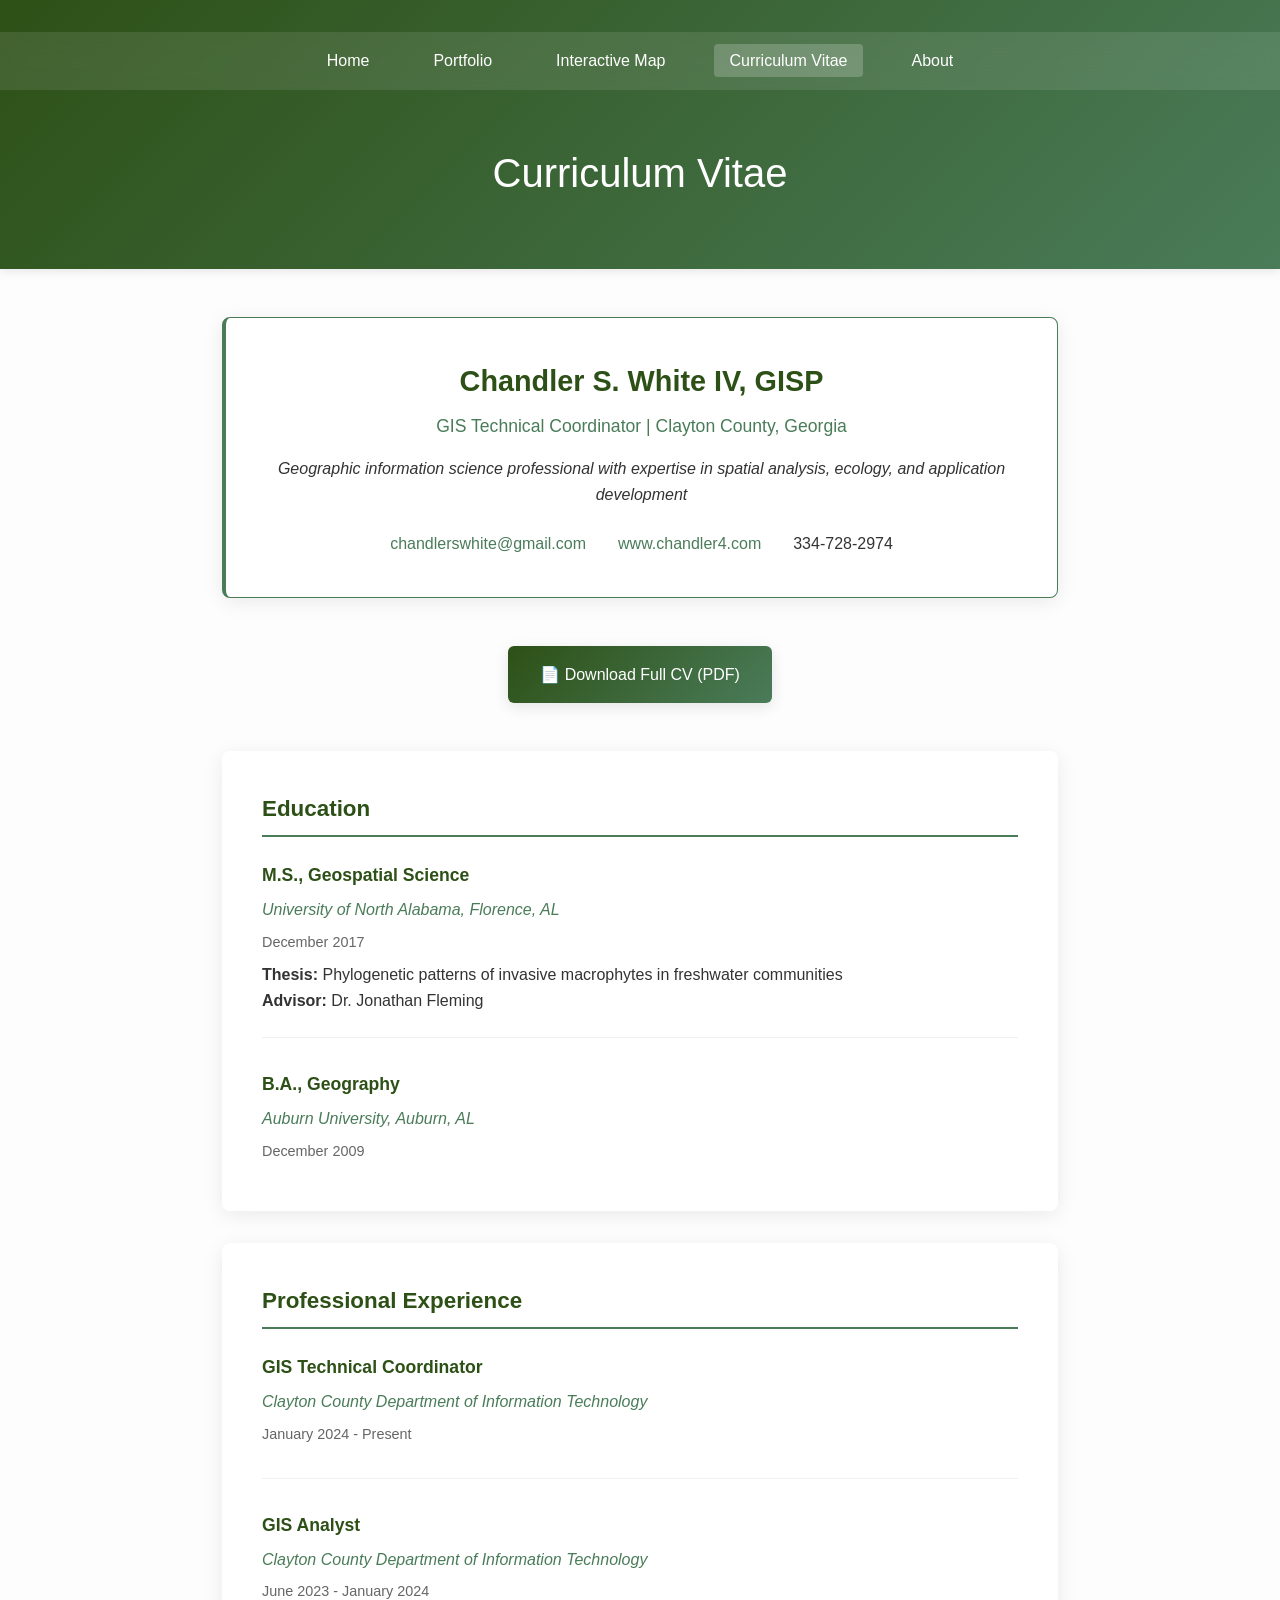
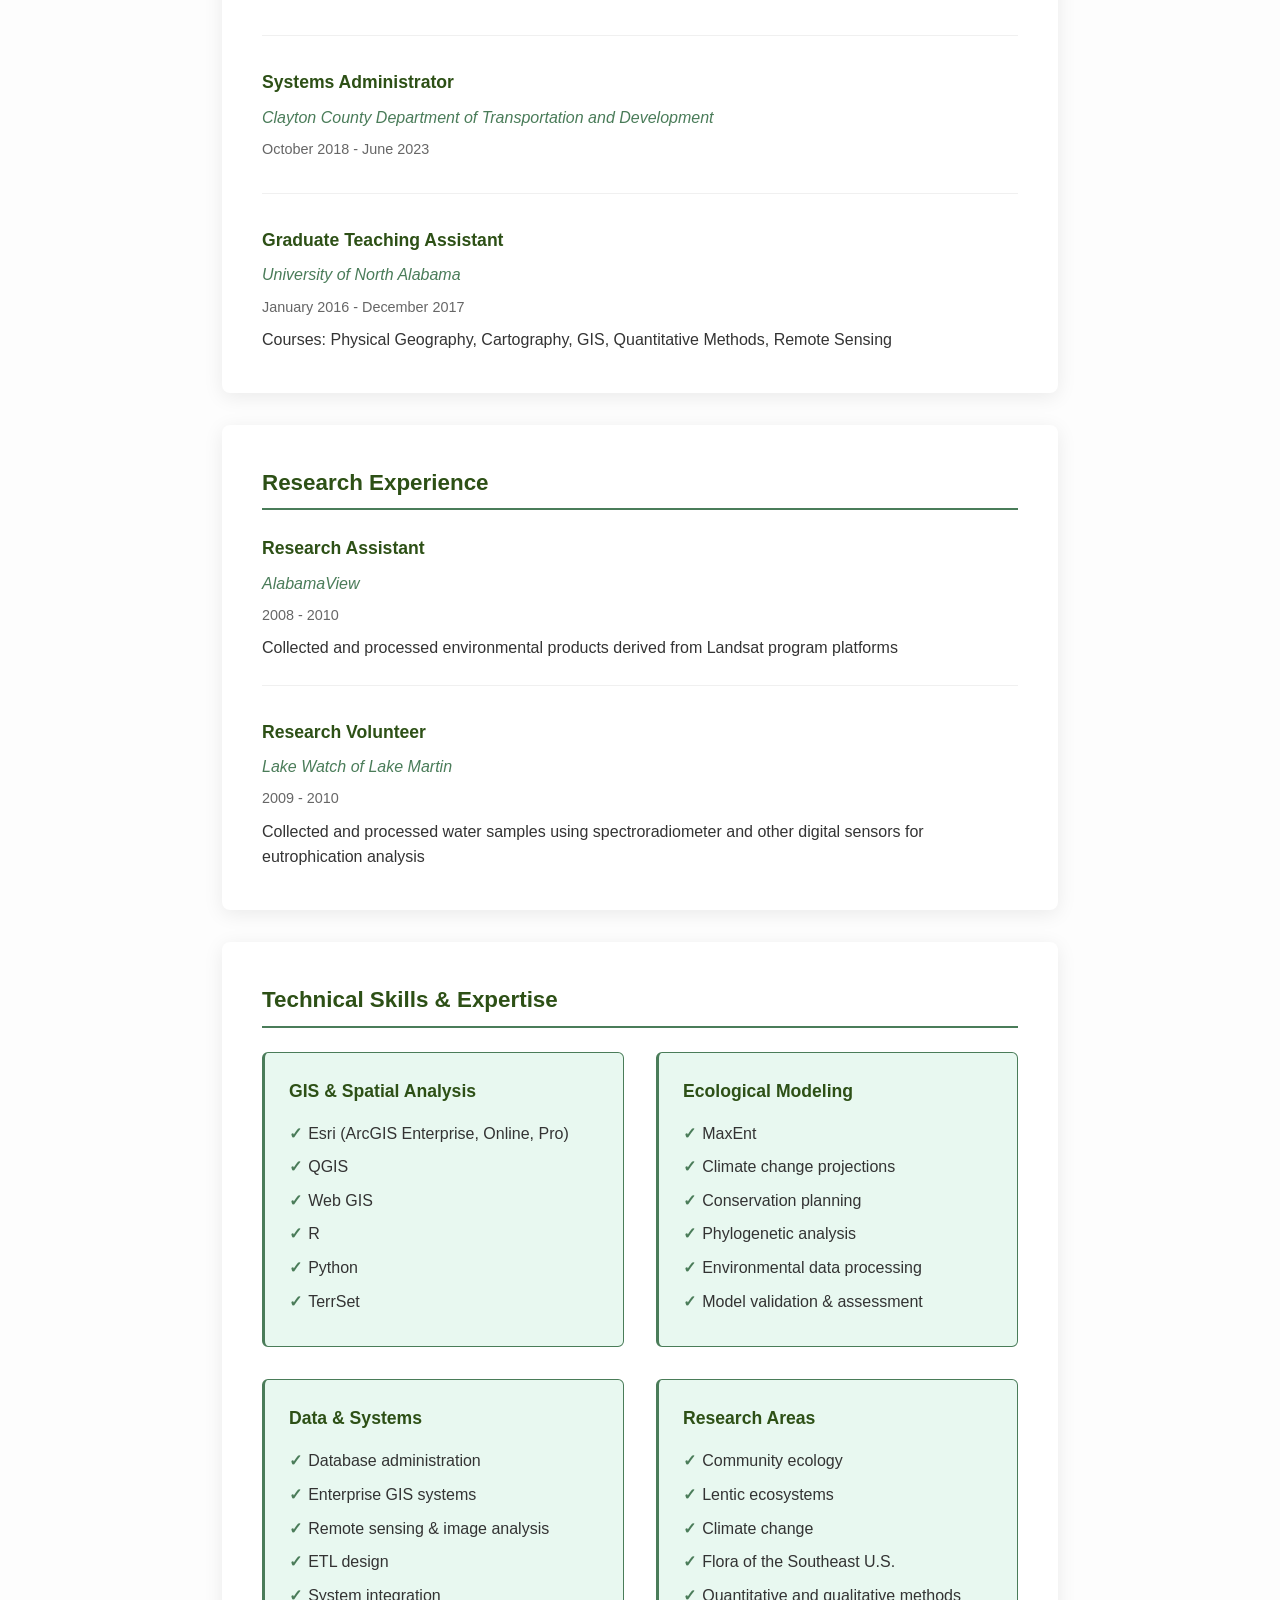
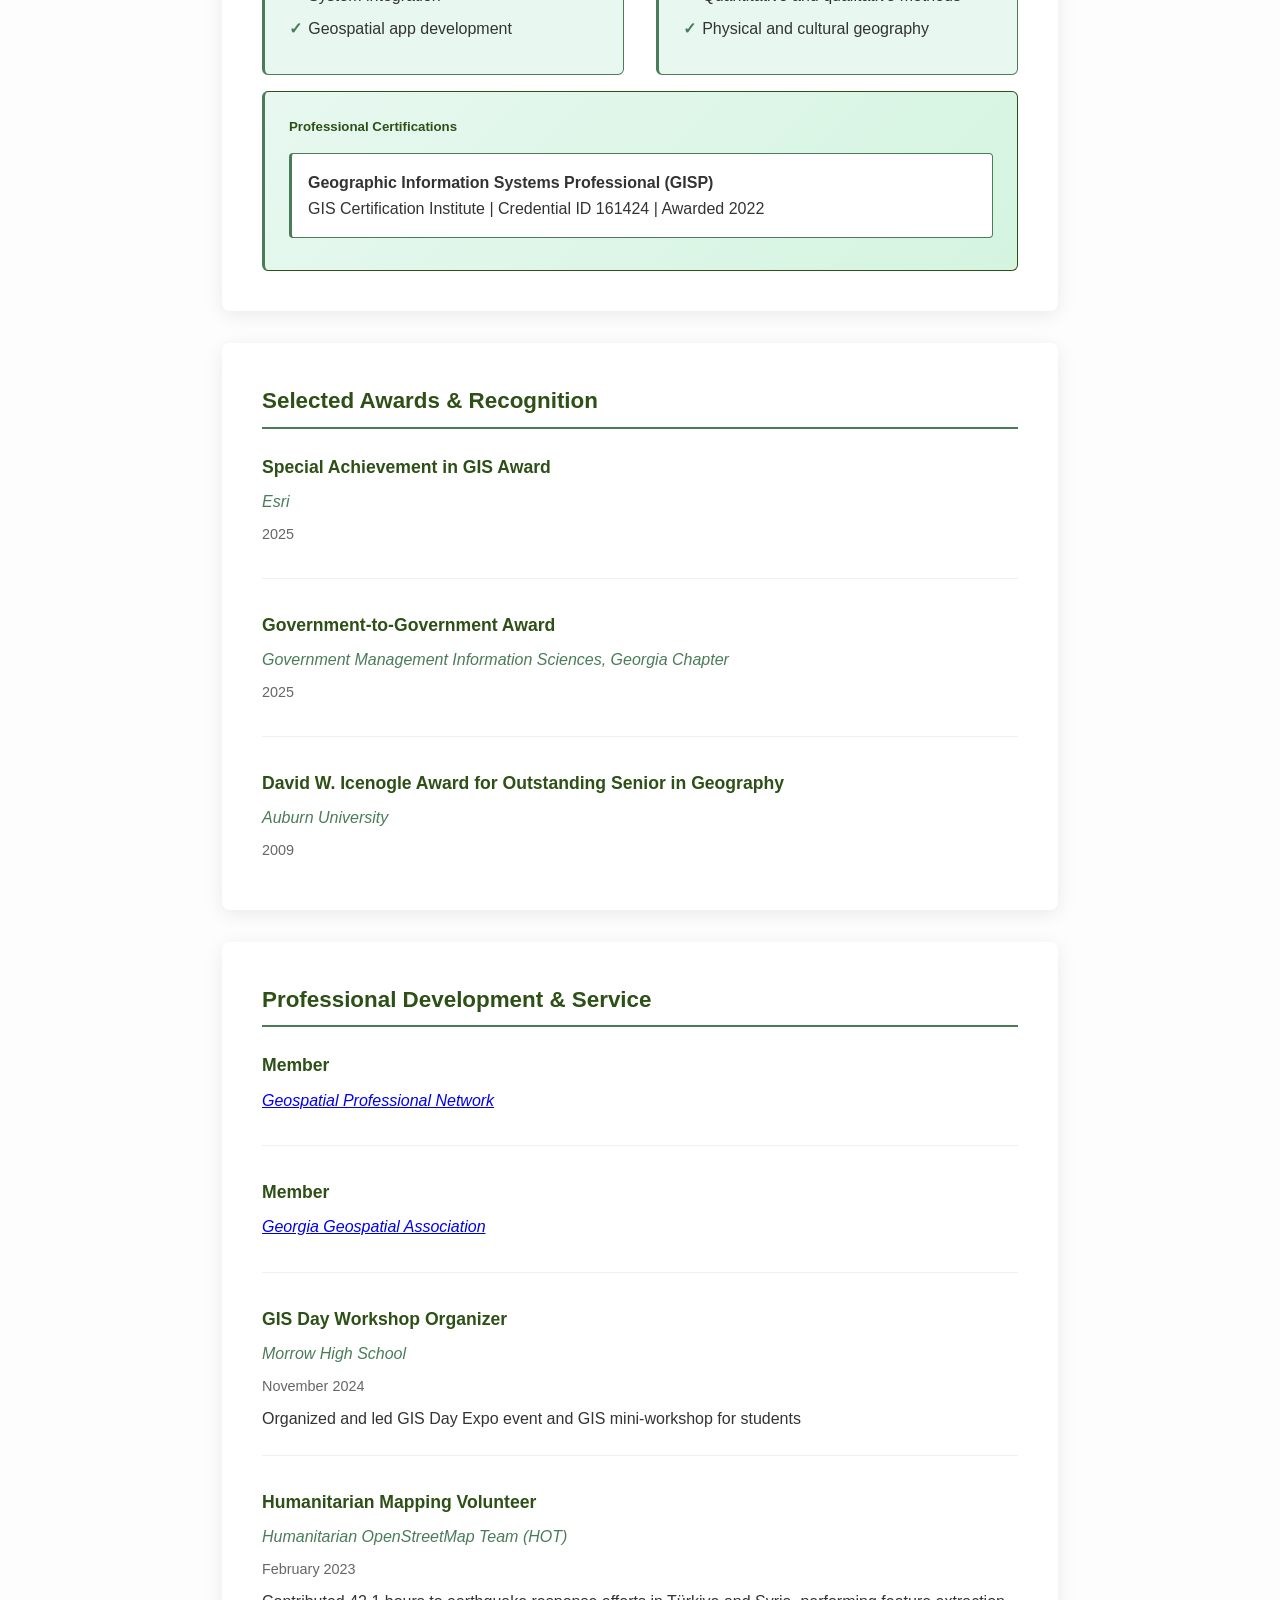
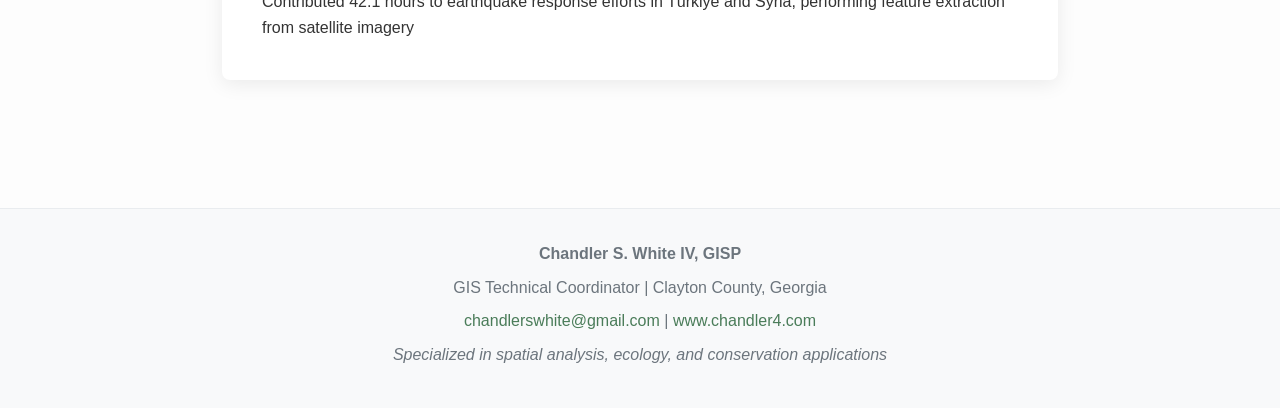
<file: cv_page.html>
<!DOCTYPE html>
<html lang="en">
<head>
    <meta charset="UTF-8">
    <meta name="viewport" content="width=device-width, initial-scale=1.0">
    <title>chandler4.com | Curriculum Vitae</title>
    <meta name="description" content="Curriculum vitae for Chandler S. White IV, GISP - Geographic Information Science Professional specializing in spatial analysis, ecology, and app development.">
    <style>
        * {
            margin: 0;
            padding: 0;
            box-sizing: border-box;
        }

        body {
            font-family: 'Segoe UI', Tahoma, Geneva, Verdana, sans-serif;
            line-height: 1.6;
            color: #333;
            background-color: #fdfdfd;
        }

        header {
            background: linear-gradient(135deg, #2d5016 0%, #4a7c59 100%);
            color: white;
            padding: 2rem 0;
            box-shadow: 0 2px 10px rgba(0,0,0,0.1);
        }

        nav {
            background-color: rgba(255,255,255,0.1);
            backdrop-filter: blur(10px);
            padding: 1rem 0;
        }

        nav ul {
            list-style: none;
            display: flex;
            justify-content: center;
            gap: 2rem;
            max-width: 1200px;
            margin: 0 auto;
            padding: 0 2rem;
        }

        nav a {
            color: white;
            text-decoration: none;
            font-weight: 500;
            transition: color 0.3s ease;
            padding: 0.5rem 1rem;
            border-radius: 4px;
        }

        nav a:hover, nav a.active {
            background-color: rgba(255,255,255,0.2);
        }

        .container {
            max-width: 1200px;
            margin: 0 auto;
            padding: 0 2rem;
        }

        .hero {
            text-align: center;
            margin-bottom: 2rem;
        }

        .hero h1 {
            font-size: 2.5rem;
            margin-bottom: 0.5rem;
            font-weight: 300;
        }

        .hero h2 {
            font-size: 1.2rem;
            opacity: 0.9;
            font-weight: 400;
        }

        main {
            max-width: 900px;
            margin: 0 auto;
            padding: 3rem 2rem;
        }

        .cv-header {
            background: white;
            border-radius: 8px;
            padding: 2.5rem;
            margin-bottom: 3rem;
            box-shadow: 0 4px 20px rgba(0,0,0,0.08);
            text-align: center;
            border: 1px solid #4a7c59;
            border-left: 4px solid #4a7c59;
        }

        .cv-header h3 {
            color: #2d5016;
            margin-bottom: 0.5rem;
            font-size: 1.8rem;
        }

        .cv-header .title {
            color: #4a7c59;
            font-size: 1.1rem;
            margin-bottom: 1rem;
        }

        .cv-header .contact-info {
            display: flex;
            justify-content: center;
            gap: 2rem;
            flex-wrap: wrap;
            margin-top: 1.5rem;
        }

        .cv-header .contact-info a {
            color: #4a7c59;
            text-decoration: none;
        }

        .cv-header .contact-info a:hover {
            text-decoration: underline;
        }

        .download-section {
            text-align: center;
            margin-bottom: 3rem;
        }

        .download-btn {
            display: inline-block;
            background: linear-gradient(135deg, #2d5016 0%, #4a7c59 100%);
            color: white;
            padding: 1rem 2rem;
            text-decoration: none;
            border-radius: 6px;
            font-weight: 500;
            transition: transform 0.3s ease, box-shadow 0.3s ease;
            box-shadow: 0 4px 15px rgba(0,0,0,0.1);
        }

        .download-btn:hover {
            transform: translateY(-2px);
            box-shadow: 0 6px 25px rgba(0,0,0,0.15);
        }

        .cv-section {
            background: white;
            border-radius: 8px;
            padding: 2.5rem;
            margin-bottom: 2rem;
            box-shadow: 0 4px 20px rgba(0,0,0,0.08);
        }

        .cv-section h4 {
            color: #2d5016;
            margin-bottom: 1.5rem;
            font-size: 1.4rem;
            border-bottom: 2px solid #4a7c59;
            padding-bottom: 0.5rem;
        }

        .education-item, .experience-item {
            margin-bottom: 2rem;
            padding-bottom: 1.5rem;
            border-bottom: 1px solid #f0f0f0;
        }

        .education-item:last-child, .experience-item:last-child {
            border-bottom: none;
            margin-bottom: 0;
            padding-bottom: 0;
        }

        .degree, .position {
            font-weight: 600;
            color: #2d5016;
            font-size: 1.1rem;
            margin-bottom: 0.5rem;
        }

        .institution, .employer {
            color: #4a7c59;
            font-style: italic;
            margin-bottom: 0.5rem;
        }

        .date {
            color: #666;
            font-size: 0.9rem;
            margin-bottom: 0.5rem;
        }

        .description {
            margin-top: 0.5rem;
        }

        .skills-grid {
            display: grid;
            grid-template-columns: repeat(auto-fit, minmax(300px, 1fr));
            gap: 2rem;
        }

        .skill-category {
            background: #e8f8f0;
            padding: 1.5rem;
            border-radius: 6px;
            border: 1px solid #4a7c59;
            border-left: 3px solid #4a7c59;
        }

        .skill-category h5 {
            color: #2d5016;
            margin-bottom: 1rem;
            font-size: 1.1rem;
        }

        .skill-category ul {
            list-style: none;
            padding-left: 0;
        }

        .skill-category li {
            margin-bottom: 0.5rem;
            padding-left: 1.2rem;
            position: relative;
        }

        .skill-category li::before {
            content: "✓";
            position: absolute;
            left: 0;
            color: #4a7c59;
            font-weight: bold;
        }

        .certifications {
            background: linear-gradient(135deg, #e8f8f0 0%, #d4f4e0 100%);
            border: 1px solid #2d5016;
            border-left: 3px solid #4a7c59;
            padding: 1.5rem;
            border-radius: 6px;
            margin-top: 1rem;
        }
        

        .certifications h5 {
            color: #2d5016;
            margin-bottom: 1rem;
        }

        .cert-item {
            background: white;
            padding: 1rem;
            border-radius: 4px;
            margin-bottom: 0.5rem;
            border: 1px solid #4a7c59;
            border-left: 3px solid #4a7c59;
        }

        footer {
            background-color: #f8f9fa;
            text-align: center;
            padding: 2rem;
            margin-top: 3rem;
            border-top: 1px solid #e9ecef;
        }

        footer p {
            color: #6c757d;
            margin-bottom: 0.5rem;
        }

        footer a {
            color: #4a7c59;
            text-decoration: none;
        }

        footer a:hover {
            text-decoration: underline;
        }

        @media (max-width: 768px) {
            .hero h1 {
                font-size: 2rem;
            }

            nav ul {
                flex-direction: column;
                gap: 0.5rem;
            }

            .cv-header .contact-info {
                flex-direction: column;
                gap: 0.5rem;
            }

            .skills-grid {
                grid-template-columns: 1fr;
            }
        }
    </style>
</head>
<body>
    <header>
        <nav>
            <ul>
                <li><a href="index.html">Home</a></li>
                <li><a href="portfolio.html">Portfolio</a></li>
                <li><a href="interactive_habitat_map.html" target="_blank">Interactive Map</a></li>
                <li><a href="#" class="active">Curriculum Vitae</a></li>
                <li><a href="about.html">About</a></li>
            </ul>
        </nav>
        <br>
        <br>
        <div class="container">
            <div class="hero">
                <h1>Curriculum Vitae</h1>
            </div>
        </div>
    </header>

    <main>
        <section class="cv-header">
            <h3>Chandler S. White IV, GISP</h3>
            <p class="title">GIS Technical Coordinator | Clayton County, Georgia</p>
            <p><em>Geographic information science professional with expertise in spatial analysis, ecology, and application development</em></p>
            <div class="contact-info">
                <span><a href="mailto:chandlerswhite@gmail.com">chandlerswhite@gmail.com</a></span>
                <span><a href="https://www.chandler4.com">www.chandler4.com</a></span>
                <span>334-728-2974</span>
            </div>
        </section>

        <div class="download-section">
            <a href="assets/c_white_cv.pdf" target="_blank" class="download-btn">📄 Download Full CV (PDF)</a>
        </div>

        <section class="cv-section">
            <h4>Education</h4>
            <div class="education-item">
                <div class="degree">M.S., Geospatial Science</div>
                <div class="institution">University of North Alabama, Florence, AL</div>
                <div class="date">December 2017</div>
                <div class="description">
                    <strong>Thesis:</strong> Phylogenetic patterns of invasive macrophytes in freshwater communities<br>
                    <strong>Advisor:</strong> Dr. Jonathan Fleming
                </div>
            </div>
            <div class="education-item">
                <div class="degree">B.A., Geography</div>
                <div class="institution">Auburn University, Auburn, AL</div>
                <div class="date">December 2009</div>
            </div>
        </section>

        <section class="cv-section">
            <h4>Professional Experience</h4>
            <div class="experience-item">
                <div class="position">GIS Technical Coordinator</div>
                <div class="employer">Clayton County Department of Information Technology</div>
                <div class="date">January 2024 - Present</div>
            </div>
            <div class="experience-item">
                <div class="position">GIS Analyst</div>
                <div class="employer">Clayton County Department of Information Technology</div>
                <div class="date">June 2023 - January 2024</div>
            </div>
            <div class="experience-item">
                <div class="position">Systems Administrator</div>
                <div class="employer">Clayton County Department of Transportation and Development</div>
                <div class="date">October 2018 - June 2023</div>
            </div>
            <div class="experience-item">
                <div class="position">Graduate Teaching Assistant</div>
                <div class="employer">University of North Alabama</div>
                <div class="date">January 2016 - December 2017</div>
                <div class="description">
                    Courses: Physical Geography, Cartography, GIS, Quantitative Methods, Remote Sensing
                </div>
            </div>
        </section>

        <section class="cv-section">
            <h4>Research Experience</h4>
            <div class="experience-item">
                <div class="position">Research Assistant</div>
                <div class="employer">AlabamaView</div>
                <div class="date">2008 - 2010</div>
                <div class="description">
                    Collected and processed environmental products derived from Landsat program platforms
                </div>
            </div>
            <div class="experience-item">
                <div class="position">Research Volunteer</div>
                <div class="employer">Lake Watch of Lake Martin</div>
                <div class="date">2009 - 2010</div>
                <div class="description">
                    Collected and processed water samples using spectroradiometer and other digital sensors for eutrophication analysis
                </div>
            </div>
        </section>

        <section class="cv-section">
            <h4>Technical Skills & Expertise</h4>
            <div class="skills-grid">
                <div class="skill-category">
                    <h5>GIS & Spatial Analysis</h5>
                    <ul>
                        <li>Esri (ArcGIS Enterprise, Online, Pro)</li>
                        <li>QGIS</li>
                        <li>Web GIS</li>
                        <li>R</li>
                        <li>Python</li>
                        <li>TerrSet</li>
                    </ul>
                </div>
                <div class="skill-category">
                    <h5>Ecological Modeling</h5>
                    <ul>
                        <li>MaxEnt</li>
                        <li>Climate change projections</li>
                        <li>Conservation planning</li>
                        <li>Phylogenetic analysis</li>
                        <li>Environmental data processing</li>
                        <li>Model validation & assessment</li>
                    </ul>
                </div>
                <div class="skill-category">
                    <h5>Data & Systems</h5>
                    <ul>
                        <li>Database administration</li>
                        <li>Enterprise GIS systems</li>
                        <li>Remote sensing & image analysis</li>
                        <li>ETL design</li>
                        <li>System integration</li>
                        <li>Geospatial app development</li>
                    </ul>
                </div>
                <div class="skill-category">
                    <h5>Research Areas</h5>
                    <ul>
                        <li>Community ecology</li>
                        <li>Lentic ecosystems</li>
                        <li>Climate change</li>
                        <li>Flora of the Southeast U.S.</li>
                        <li>Quantitative and qualitative methods</li>
                        <li>Physical and cultural geography</li>
                    </ul>
                </div>
            </div>

            <div class="certifications">
                <h5>Professional Certifications</h5>
                <div class="cert-item">
                    <strong>Geographic Information Systems Professional (GISP)</strong><br>
                    GIS Certification Institute | Credential ID 161424 | Awarded 2022
                </div>
            </div>
        </section>

        <section class="cv-section">
            <h4>Selected Awards & Recognition</h4>
            <div class="experience-item">
                <div class="position">Special Achievement in GIS Award</div>
                <div class="employer">Esri</div>
                <div class="date">2025</div>
            </div>
            <div class="experience-item">
                <div class="position">Government-to-Government Award</div>
                <div class="employer">Government Management Information Sciences, Georgia Chapter</div>
                <div class="date">2025</div>
            </div>
            <div class="experience-item">
                <div class="position">David W. Icenogle Award for Outstanding Senior in Geography</div>
                <div class="employer">Auburn University</div>
                <div class="date">2009</div>
            </div>
        </section>

        <section class="cv-section">
            <h4>Professional Development & Service</h4>
            <div class="experience-item">
                <div class="position">Member</div>
                <div class="employer"><a href="https://thegpn.org/" target="_blank">Geospatial Professional Network</a></div>
            </div>
            <div class="experience-item">
                <div class="position">Member</div>
                <div class="employer"><a href="https://gageospatial.org/" target="_blank">Georgia Geospatial Association</a></div>
            </div>
            <div class="experience-item">
                <div class="position">GIS Day Workshop Organizer</div>
                <div class="employer">Morrow High School</div>
                <div class="date">November 2024</div>
                <div class="description">Organized and led GIS Day Expo event and GIS mini-workshop for students</div>
            </div>
            <div class="experience-item">
                <div class="position">Humanitarian Mapping Volunteer</div>
                <div class="employer">Humanitarian OpenStreetMap Team (HOT)</div>
                <div class="date">February 2023</div>
                <div class="description">Contributed 42.1 hours to earthquake response efforts in Türkiye and Syria, performing feature extraction from satellite imagery</div>
            </div>
        </section>
    </main>

    <footer>
        <p><strong>Chandler S. White IV, GISP</strong></p>
        <p>GIS Technical Coordinator | Clayton County, Georgia</p>
        <p><a href="mailto:chandlerswhite@gmail.com">chandlerswhite@gmail.com</a> | <a href="https://www.chandler4.com">www.chandler4.com</a></p>
        <p><em>Specialized in spatial analysis, ecology, and conservation applications</em></p>
    </footer>
</body>
</html>
</file>
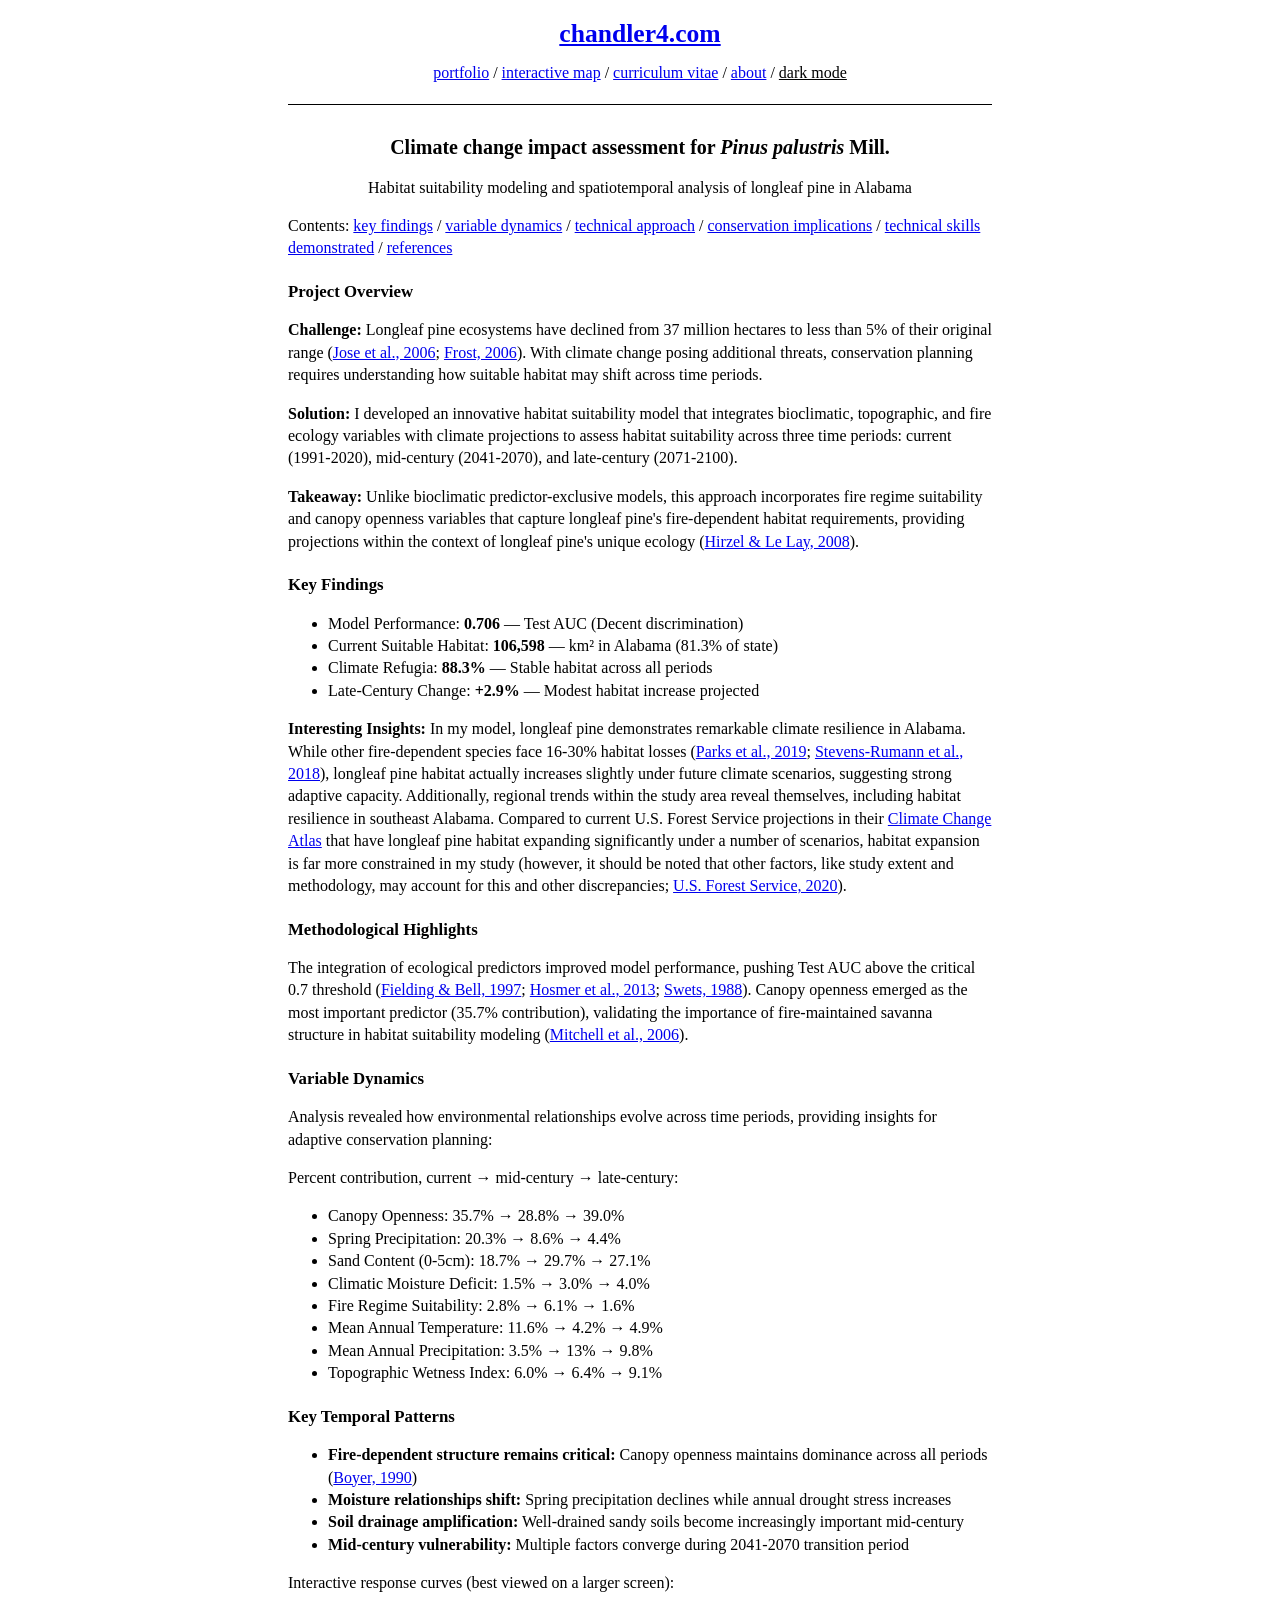
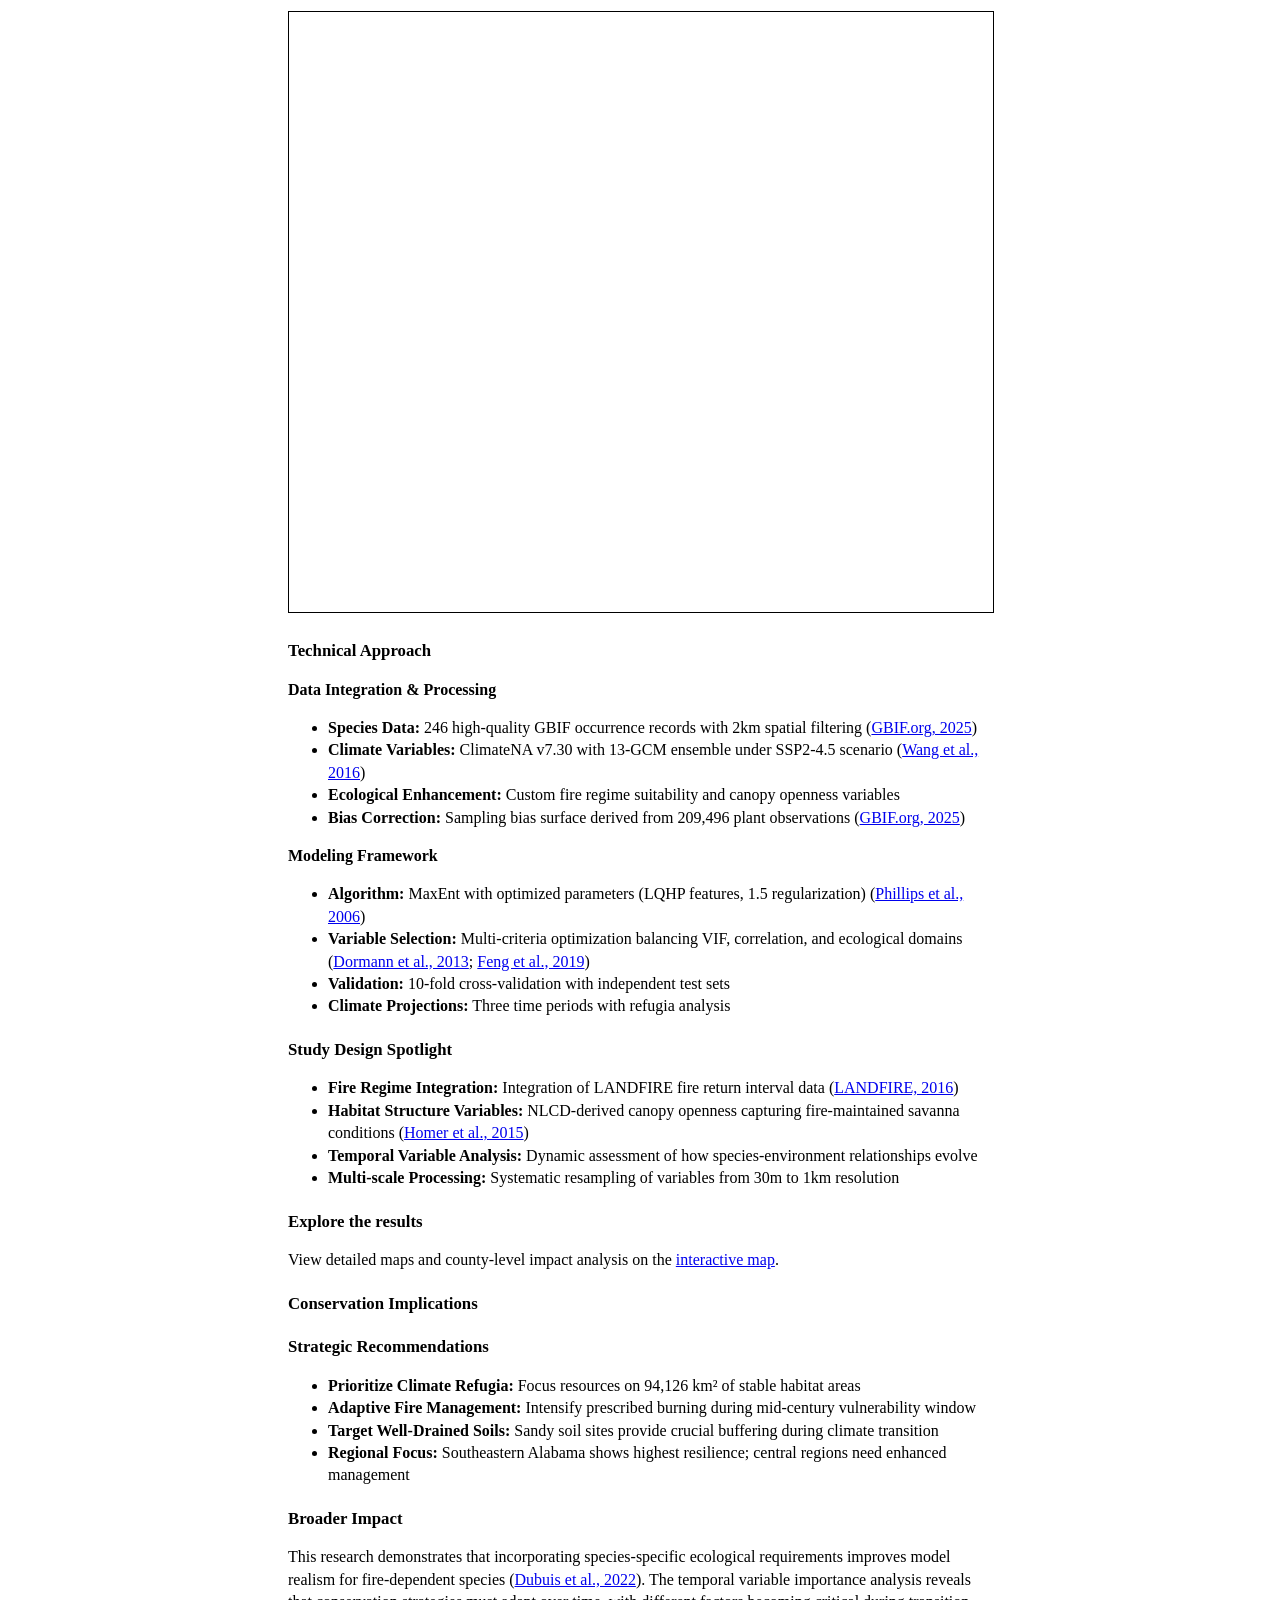
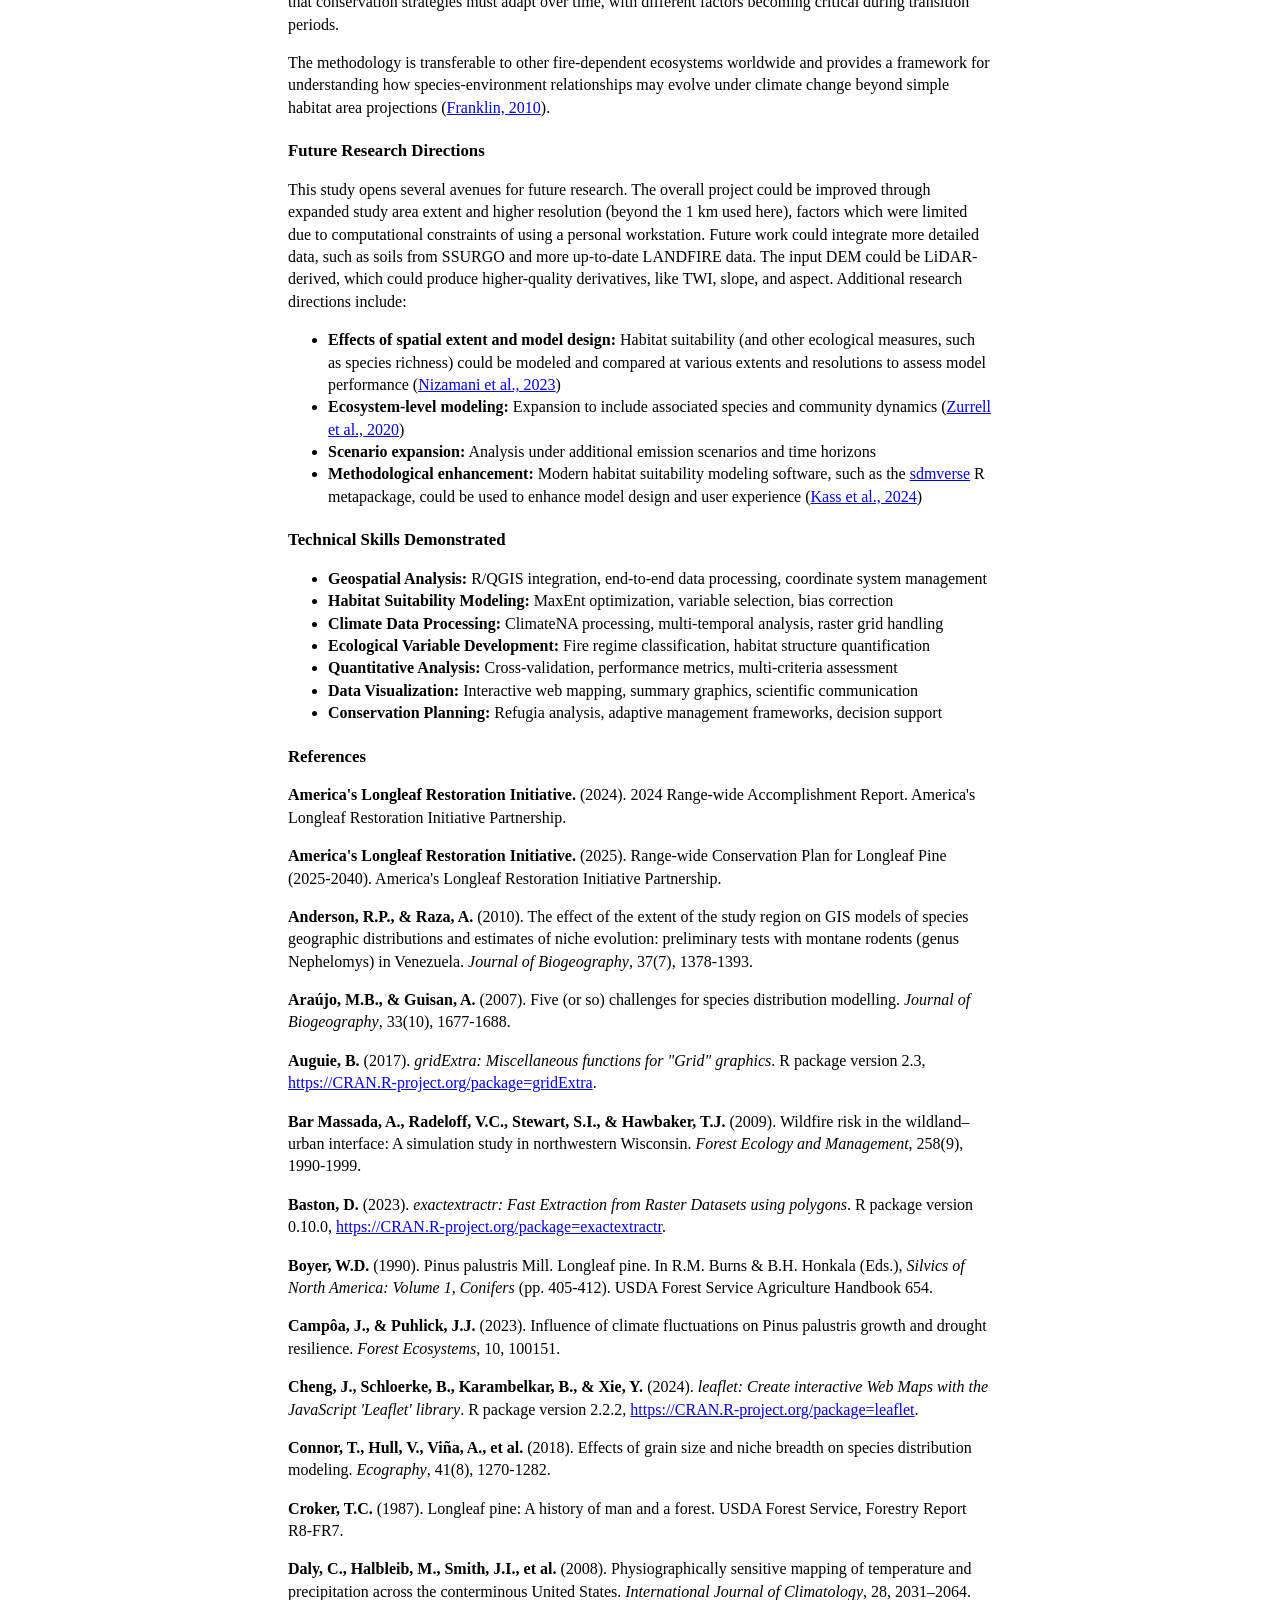
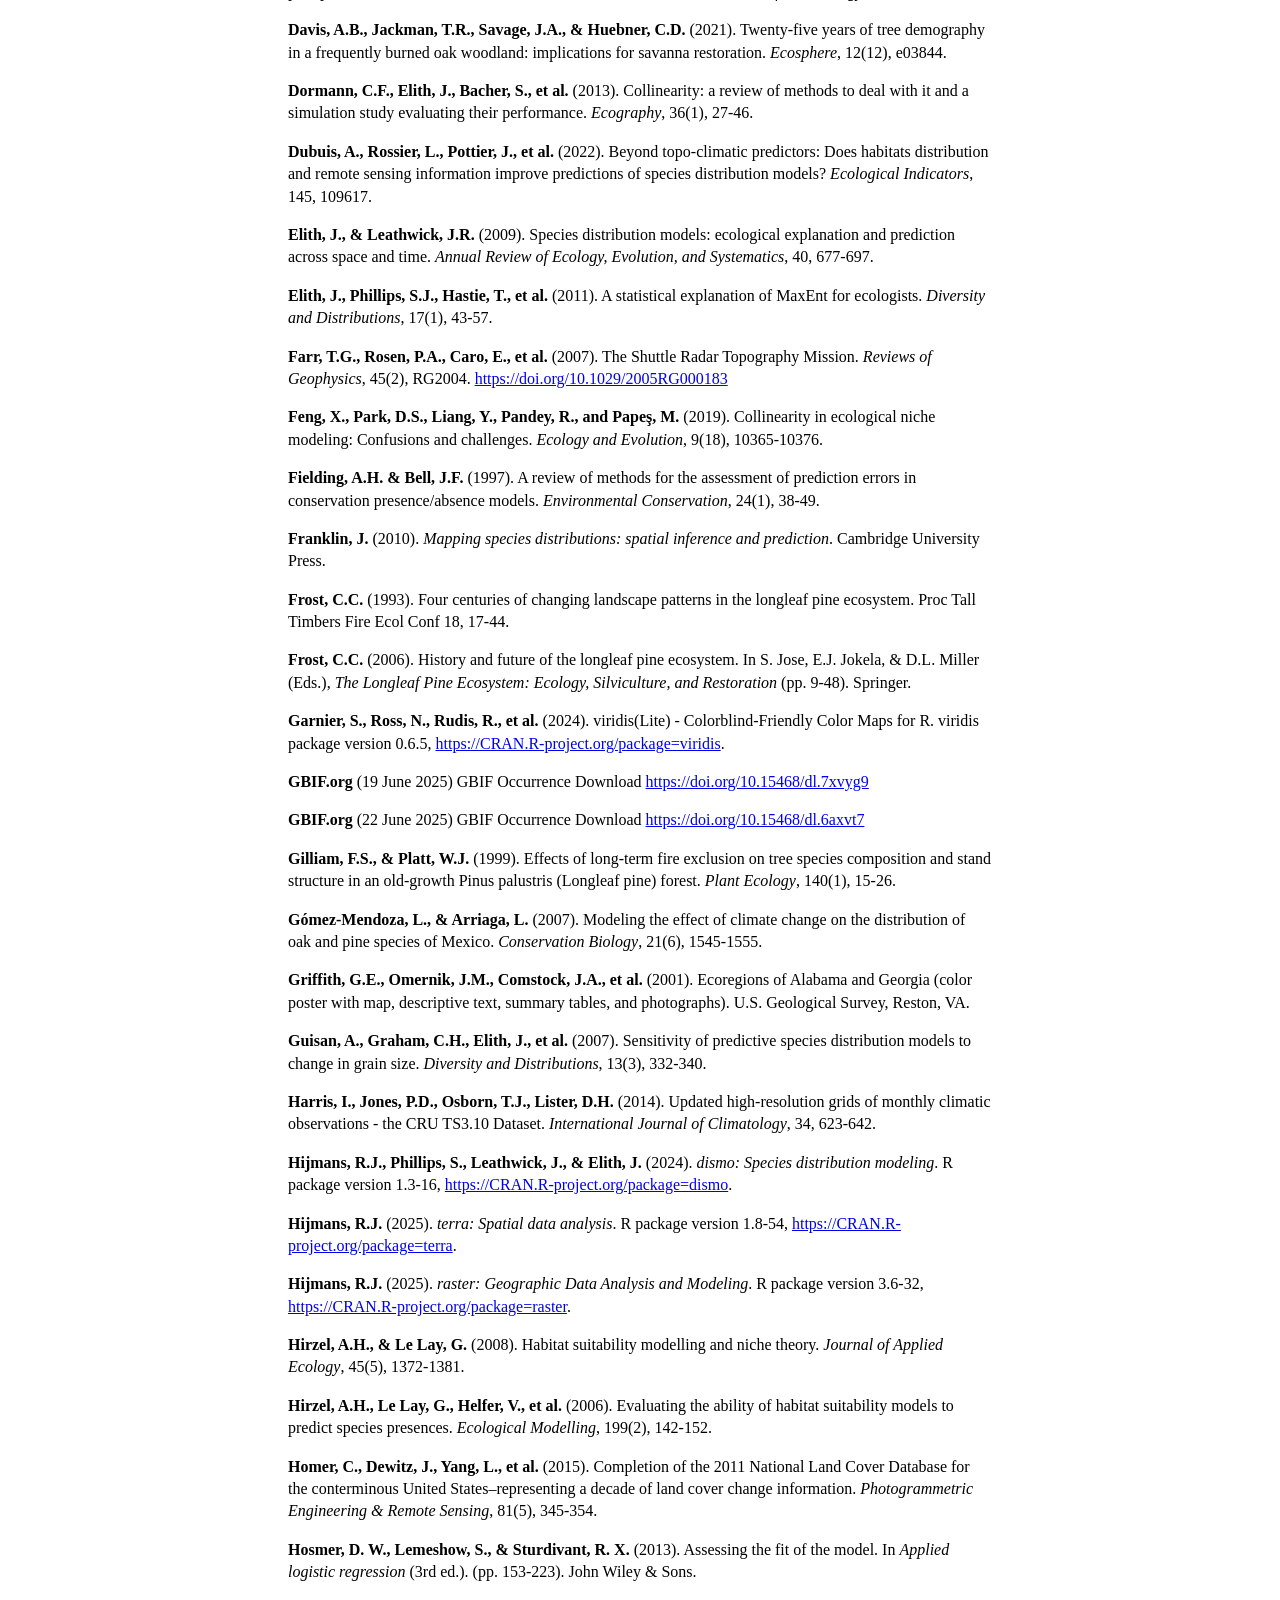
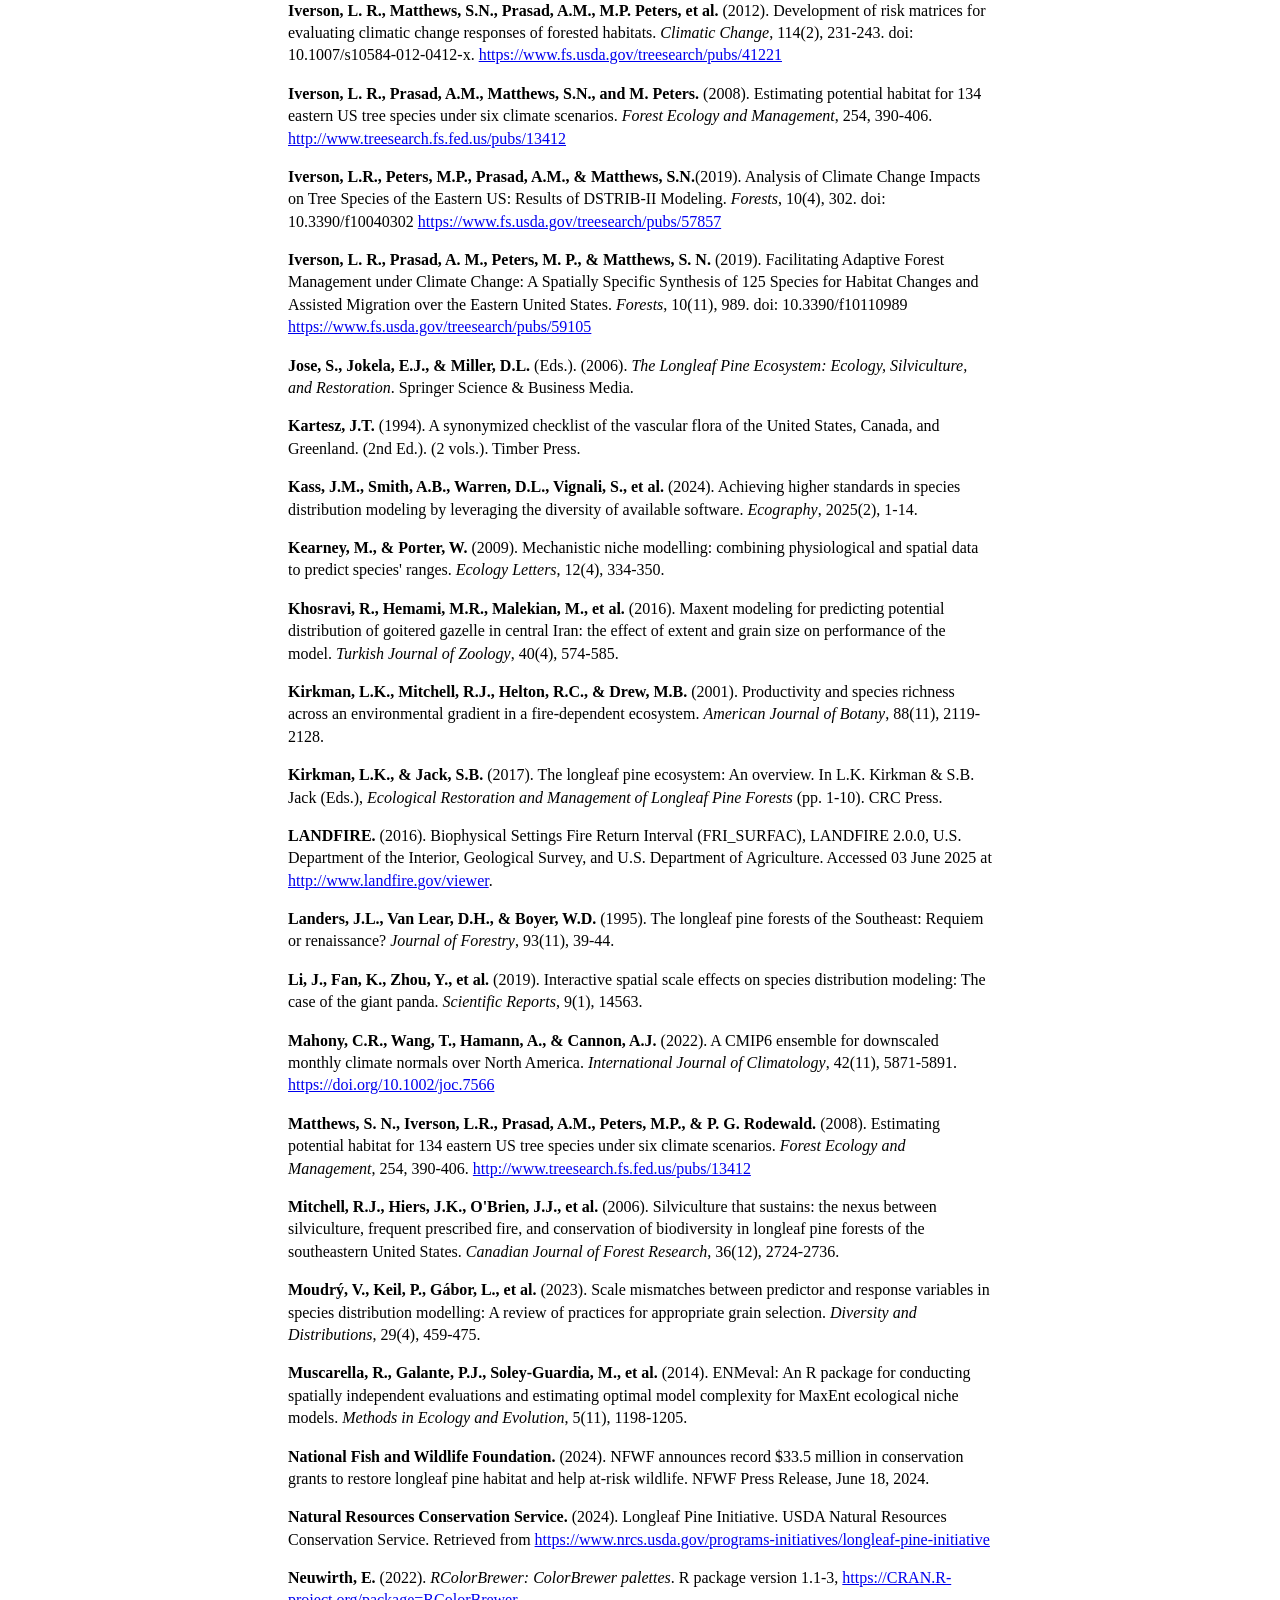
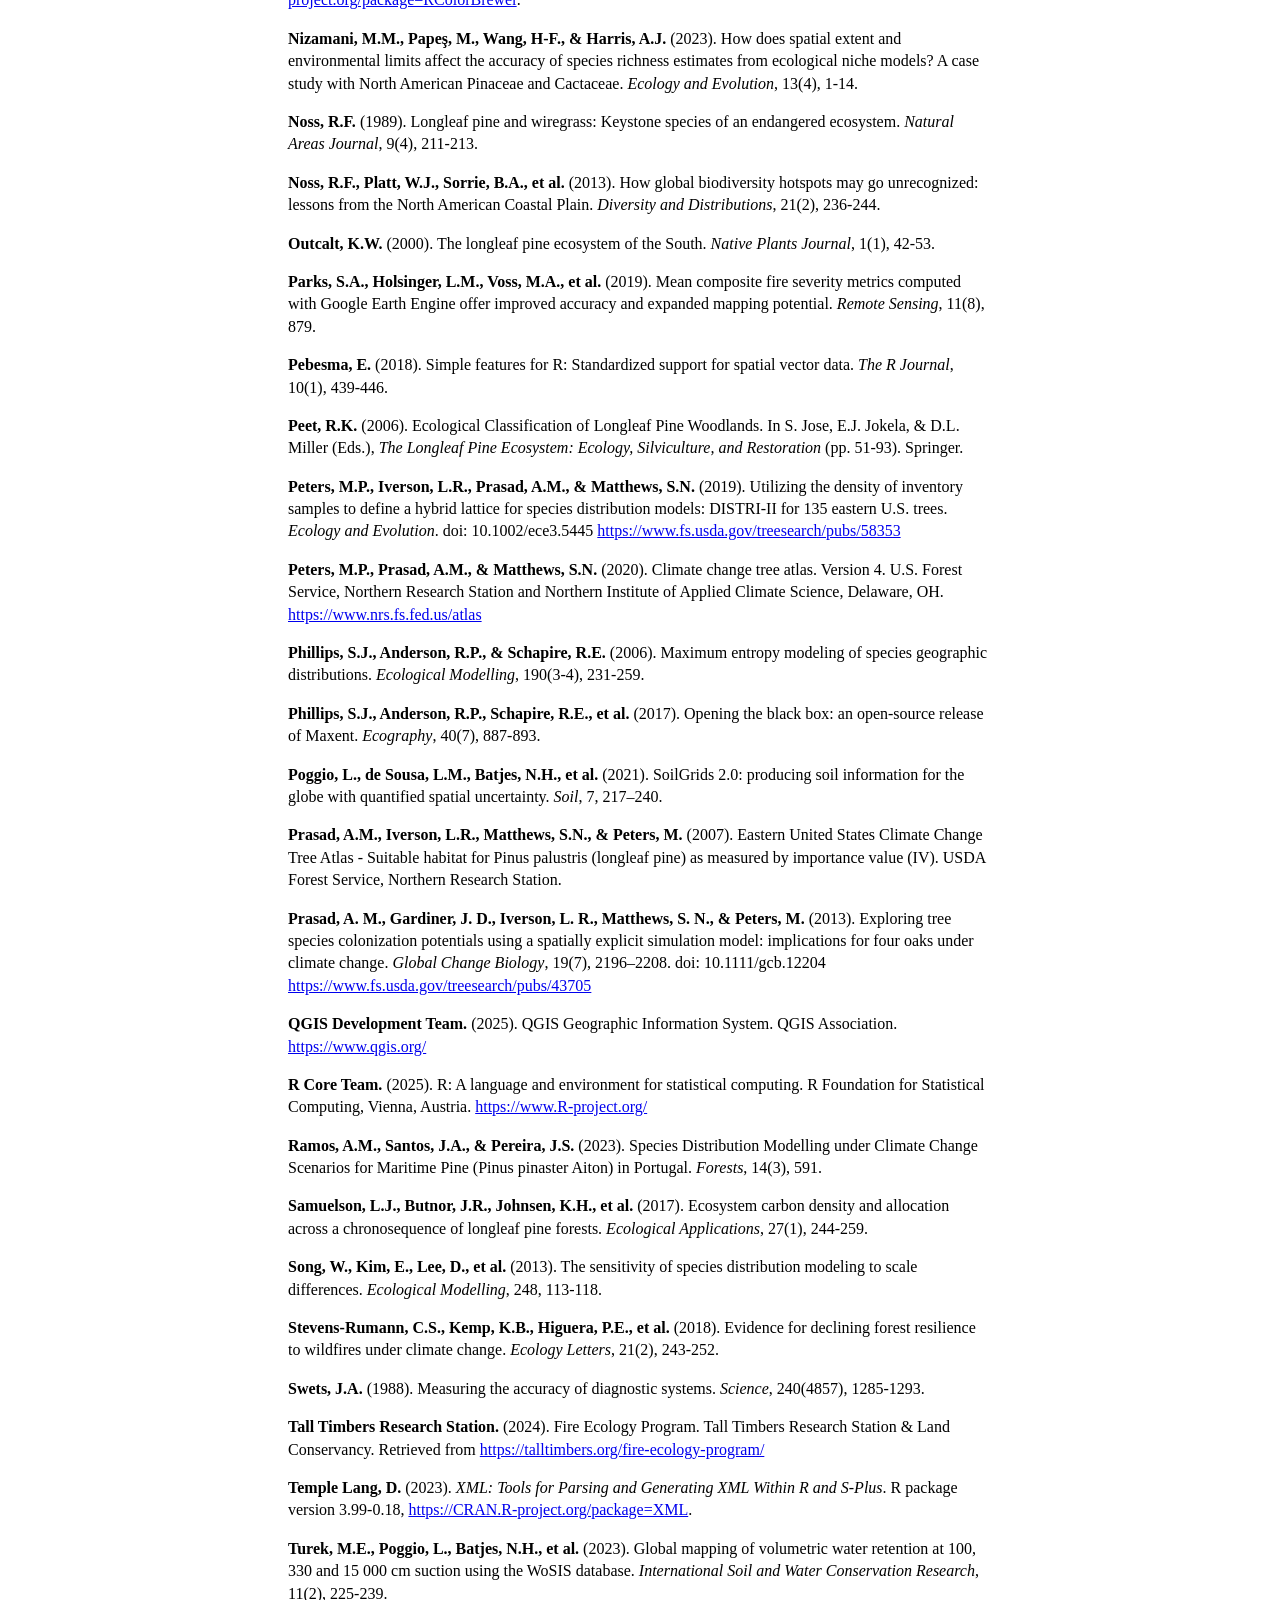
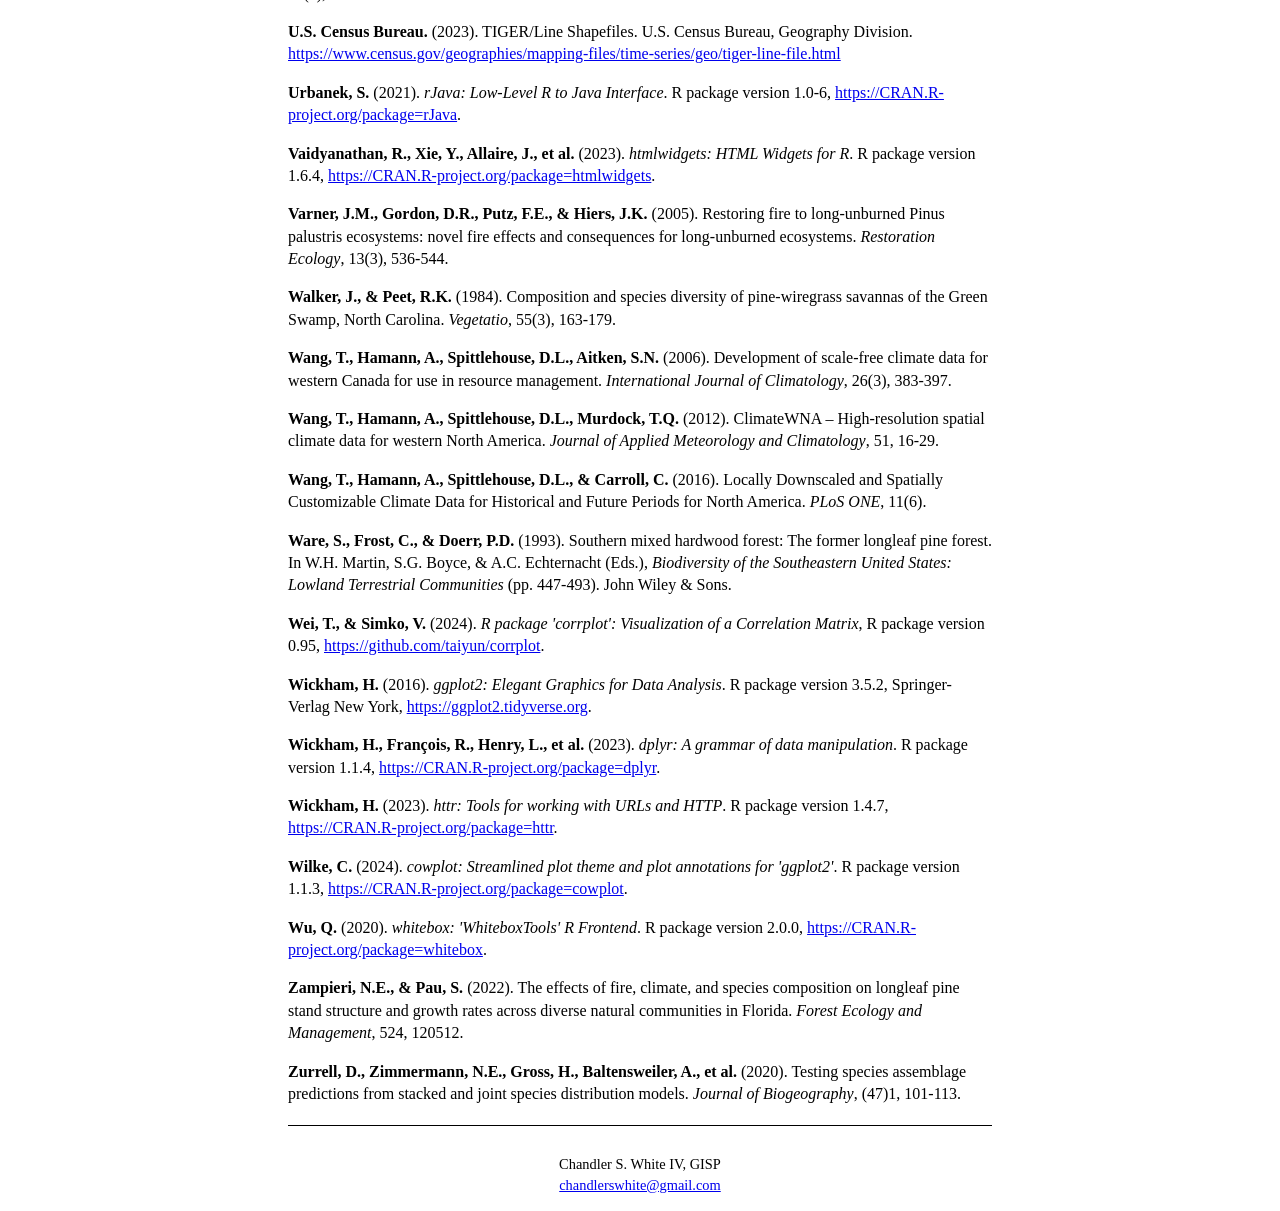
<file: portfolio.html>
<!DOCTYPE html>
<html lang="en">
<head>
<meta charset="utf-8">
<meta name="viewport" content="width=device-width, initial-scale=1">
<title>chandler4.com | Portfolio</title>
<meta name="description" content="Climate change impact assessment for Pinus palustris using habitat suitability modeling.">
<link rel="stylesheet" href="style.css">
</head>
<body>

<header>
<h1><a href="index.html">chandler4.com</a></h1>

<nav>
<ul>
<li><a href="portfolio.html">portfolio</a></li>
<li><a href="interactive_habitat_map.html">interactive map</a></li>
<li><a href="cv.html">curriculum vitae</a></li>
<li><a href="about.html">about</a></li>
<li><button class="plain" id="theme-toggle" type="button">dark mode</button></li>
</ul>
</nav>
</header>

<hr>

<div class="intro"><h2>Climate change impact assessment for <i>Pinus palustris</i> Mill.</h2>
<p>Habitat suitability modeling and spatiotemporal analysis of longleaf pine in Alabama</p></div>
<p>Contents: <a href="#key-findings">key findings</a> / <a href="#variable-dynamics">variable dynamics</a> / <a href="#technical-approach">technical approach</a> / <a href="#conservation-implications">conservation implications</a> / <a href="#technical-skills">technical skills demonstrated</a> / <a href="#references">references</a></p>
<h3>Project Overview</h3>
<p><strong>Challenge:</strong> Longleaf pine ecosystems have declined from 37 million hectares to less than 5% of their original range (<a href="#ref-jose2006">Jose et al., 2006</a>; <a href="#ref-frost2006">Frost, 2006</a>). With climate change posing additional threats, conservation planning requires understanding how suitable habitat may shift across time periods.</p>
<p><strong>Solution:</strong> I developed an innovative habitat suitability model that integrates bioclimatic, topographic, and fire ecology variables with climate projections to assess habitat suitability across three time periods: current (1991-2020), mid-century (2041-2070), and late-century (2071-2100).</p>
<p><strong>Takeaway:</strong> Unlike bioclimatic predictor-exclusive models, this approach incorporates fire regime suitability and canopy openness variables that capture longleaf pine's fire-dependent habitat requirements, providing projections within the context of longleaf pine's unique ecology (<a href="#ref-hirzel2008">Hirzel &amp; Le Lay, 2008</a>).</p>
<h3 id="key-findings">Key Findings</h3>
<ul>
<li>Model Performance: <b>0.706</b> — Test AUC (Decent discrimination)</li>
<li>Current Suitable Habitat: <b>106,598</b> — km² in Alabama (81.3% of state)</li>
<li>Climate Refugia: <b>88.3%</b> — Stable habitat across all periods</li>
<li>Late-Century Change: <b>+2.9%</b> — Modest habitat increase projected</li>
</ul>
<p><strong>Interesting Insights:</strong> In my model, longleaf pine demonstrates remarkable climate resilience in Alabama. While other fire-dependent species face 16-30% habitat losses (<a href="#ref-parks2019">Parks et al., 2019</a>; <a href="#ref-stevens2018">Stevens-Rumann et al., 2018</a>), longleaf pine habitat actually increases slightly under future climate scenarios, suggesting strong adaptive capacity. Additionally, regional trends within the study area reveal themselves, including habitat resilience in southeast Alabama. Compared to current U.S. Forest Service projections in their <a href="https://www.fs.usda.gov/nrs/atlas/tree/121" target="_blank">Climate Change Atlas</a> that have longleaf pine habitat expanding significantly under a number of scenarios, habitat expansion is far more constrained in my study (however, it should be noted that other factors, like study extent and methodology, may account for this and other discrepancies; <a href="#ref-usforestservice2024">U.S. Forest Service, 2020</a>).</p>
<h3>Methodological Highlights</h3>
<p>The integration of ecological predictors improved model performance, pushing Test AUC above the critical 0.7 threshold (<a href="#ref-fielding1997">Fielding &amp; Bell, 1997</a>; <a href="#ref-hosmer2013">Hosmer et al., 2013</a>; <a href="#ref-swets1988">Swets, 1988</a>). Canopy openness emerged as the most important predictor (35.7% contribution), validating the importance of fire-maintained savanna structure in habitat suitability modeling (<a href="#ref-mitchell2006">Mitchell et al., 2006</a>).</p>
<h3 id="variable-dynamics">Variable Dynamics</h3>
<p>Analysis revealed how environmental relationships evolve across time periods, providing insights for adaptive conservation planning:</p>
<p>Percent contribution, current → mid-century → late-century:</p><ul>
<li>Canopy Openness: 35.7% → 28.8% → 39.0%</li>
<li>Spring Precipitation: 20.3% → 8.6% → 4.4%</li>
<li>Sand Content (0-5cm): 18.7% → 29.7% → 27.1%</li>
<li>Climatic Moisture Deficit: 1.5% → 3.0% → 4.0%</li>
<li>Fire Regime Suitability: 2.8% → 6.1% → 1.6%</li>
<li>Mean Annual Temperature: 11.6% → 4.2% → 4.9%</li>
<li>Mean Annual Precipitation: 3.5% → 13% → 9.8%</li>
<li>Topographic Wetness Index: 6.0% → 6.4% → 9.1%</li>
</ul>
<h3>Key Temporal Patterns</h3>
<ul>
<li><strong>Fire-dependent structure remains critical:</strong> Canopy openness maintains dominance across all periods (<a href="#ref-boyer1990">Boyer, 1990</a>)</li>
<li><strong>Moisture relationships shift:</strong> Spring precipitation declines while annual drought stress increases</li>
<li><strong>Soil drainage amplification:</strong> Well-drained sandy soils become increasingly important mid-century</li>
<li><strong>Mid-century vulnerability:</strong> Multiple factors converge during 2041-2070 transition period</li>
</ul>
<p>Interactive response curves (best viewed on a larger screen):</p>
<iframe height="600" loading="lazy" src="https://py.cafe/embed/cswiv./maxent-response-curves-portfolio?pycafe-theme=light&amp;pycafe-link-to-app=false" width="100%"></iframe>
<h3 id="technical-approach">Technical Approach</h3>
<p><b>Data Integration &amp; Processing</b></p>
<ul>
<li><strong>Species Data:</strong> 246 high-quality GBIF occurrence records with 2km spatial filtering (<a href="#ref-GBIF2025pinus">GBIF.org, 2025</a>)</li>
<li><strong>Climate Variables:</strong> ClimateNA v7.30 with 13-GCM ensemble under SSP2-4.5 scenario (<a href="#ref-wang2016">Wang et al., 2016</a>)</li>
<li><strong>Ecological Enhancement:</strong> Custom fire regime suitability and canopy openness variables</li>
<li><strong>Bias Correction:</strong> Sampling bias surface derived from 209,496 plant observations (<a href="#ref-GBIF2025plantae">GBIF.org, 2025</a>)</li>
</ul>
<p><b>Modeling Framework</b></p>
<ul>
<li><strong>Algorithm:</strong> MaxEnt with optimized parameters (LQHP features, 1.5 regularization) (<a href="#ref-phillips2006">Phillips et al., 2006</a>)</li>
<li><strong>Variable Selection:</strong> Multi-criteria optimization balancing VIF, correlation, and ecological domains (<a href="#ref-dormann2013">Dormann et al., 2013</a>; <a href="#ref-feng2019">Feng et al., 2019</a>)</li>
<li><strong>Validation:</strong> 10-fold cross-validation with independent test sets</li>
<li><strong>Climate Projections:</strong> Three time periods with refugia analysis</li>
</ul>
<h3>Study Design Spotlight</h3>
<ul>
<li><strong>Fire Regime Integration:</strong> Integration of LANDFIRE fire return interval data (<a href="#ref-landfire2016">LANDFIRE, 2016</a>)</li>
<li><strong>Habitat Structure Variables:</strong> NLCD-derived canopy openness capturing fire-maintained savanna conditions (<a href="#ref-homer2015">Homer et al., 2015</a>)</li>
<li><strong>Temporal Variable Analysis:</strong> Dynamic assessment of how species-environment relationships evolve</li>
<li><strong>Multi-scale Processing:</strong> Systematic resampling of variables from 30m to 1km resolution</li>
</ul>
<h3>Explore the results</h3><p>View detailed maps and county-level impact analysis on the <a href="interactive_habitat_map.html">interactive map</a>.</p>
<h3 id="conservation-implications">Conservation Implications</h3>
<h3>Strategic Recommendations</h3>
<ul>
<li><strong>Prioritize Climate Refugia:</strong> Focus resources on 94,126 km² of stable habitat areas</li>
<li><strong>Adaptive Fire Management:</strong> Intensify prescribed burning during mid-century vulnerability window</li>
<li><strong>Target Well-Drained Soils:</strong> Sandy soil sites provide crucial buffering during climate transition</li>
<li><strong>Regional Focus:</strong> Southeastern Alabama shows highest resilience; central regions need enhanced management</li>
</ul>
<h3>Broader Impact</h3>
<p>This research demonstrates that incorporating species-specific ecological requirements improves model realism for fire-dependent species (<a href="#ref-dubuis2022">Dubuis et al., 2022</a>). The temporal variable importance analysis reveals that conservation strategies must adapt over time, with different factors becoming critical during transition periods.</p>
<p>The methodology is transferable to other fire-dependent ecosystems worldwide and provides a framework for understanding how species-environment relationships may evolve under climate change beyond simple habitat area projections (<a href="#ref-franklin2010">Franklin, 2010</a>).</p>
<h3>Future Research Directions</h3>
<p>This study opens several avenues for future research. The overall project could be improved through expanded study area extent and higher resolution (beyond the 1 km used here), factors which were limited due to computational constraints of using a personal workstation. Future work could integrate more detailed data, such as soils from SSURGO and more up-to-date LANDFIRE data. The input DEM could be LiDAR-derived, which could produce higher-quality derivatives, like TWI, slope, and aspect. Additional research directions include:</p>
<ul>
<li><strong>Effects of spatial extent and model design:</strong> Habitat suitability (and other ecological measures, such as species richness) could be modeled and compared at various extents and resolutions to assess model performance (<a href="#ref-nizamani2023">Nizamani et al., 2023</a>)</li>
<li><strong>Ecosystem-level modeling:</strong> Expansion to include associated species and community dynamics (<a href="#ref-zurrell2020">Zurrell et al., 2020</a>)</li>
<li><strong>Scenario expansion:</strong> Analysis under additional emission scenarios and time horizons</li>
<li><strong>Methodological enhancement:</strong> Modern habitat suitability modeling software, such as the <a href="https://github.com/sylvainschmitt/sdmverse" target="_blank">sdmverse</a> R metapackage, could be used to enhance model design and user experience (<a href="#ref-kass2024">Kass et al., 2024</a>)</li>
</ul>
<h3 id="technical-skills">Technical Skills Demonstrated</h3>
<ul>
<li><strong>Geospatial Analysis:</strong> R/QGIS integration, end-to-end data processing, coordinate system management</li>
<li><strong>Habitat Suitability Modeling:</strong> MaxEnt optimization, variable selection, bias correction</li>
<li><strong>Climate Data Processing:</strong> ClimateNA processing, multi-temporal analysis, raster grid handling</li>
<li><strong>Ecological Variable Development:</strong> Fire regime classification, habitat structure quantification</li>
<li><strong>Quantitative Analysis:</strong> Cross-validation, performance metrics, multi-criteria assessment</li>
<li><strong>Data Visualization:</strong> Interactive web mapping, summary graphics, scientific communication</li>
<li><strong>Conservation Planning:</strong> Refugia analysis, adaptive management frameworks, decision support</li>
</ul>
<h3 id="references">References</h3>
<div>
<p id="ref-americaslongleaf2024"><strong>America's Longleaf Restoration Initiative.</strong> (2024). 2024 Range-wide Accomplishment Report. America's Longleaf Restoration Initiative Partnership.</p>
<p id="ref-americaslongleaf2025"><strong>America's Longleaf Restoration Initiative.</strong> (2025). Range-wide Conservation Plan for Longleaf Pine (2025-2040). America's Longleaf Restoration Initiative Partnership.</p>
<p id="ref-anderson2010"><strong>Anderson, R.P., &amp; Raza, A.</strong> (2010). The effect of the extent of the study region on GIS models of species geographic distributions and estimates of niche evolution: preliminary tests with montane rodents (genus Nephelomys) in Venezuela. <em>Journal of Biogeography</em>, 37(7), 1378-1393.</p>
<p id="ref-araujo2007"><strong>Araújo, M.B., &amp; Guisan, A.</strong> (2007). Five (or so) challenges for species distribution modelling. <em>Journal of Biogeography</em>, 33(10), 1677-1688.</p>
<p id="ref-auguie2017"><strong>Auguie, B.</strong> (2017). <em>gridExtra: Miscellaneous functions for "Grid" graphics</em>. R package version 2.3, <a href="https://CRAN.R-project.org/package=gridExtra">https://CRAN.R-project.org/package=gridExtra</a>.</p>
<p id="ref-massada2012"><strong>Bar Massada, A., Radeloff, V.C., Stewart, S.I., &amp; Hawbaker, T.J.</strong> (2009). Wildfire risk in the wildland–urban interface: A simulation study in northwestern Wisconsin. <em>Forest Ecology and Management</em>, 258(9), 1990-1999.</p>
<p id="ref-exactextractr2023"><strong>Baston, D.</strong> (2023). <em>exactextractr: Fast Extraction from Raster Datasets using polygons</em>. R package version 0.10.0, <a href="https://CRAN.R-project.org/package=exactextractr">https://CRAN.R-project.org/package=exactextractr</a>.</p>
<p id="ref-boyer1990"><strong>Boyer, W.D.</strong> (1990). Pinus palustris Mill. Longleaf pine. In R.M. Burns &amp; B.H. Honkala (Eds.), <em>Silvics of North America: Volume 1, Conifers</em> (pp. 405-412). USDA Forest Service Agriculture Handbook 654.</p>
<p id="ref-campoa2023"><strong>Campôa, J., &amp; Puhlick, J.J.</strong> (2023). Influence of climate fluctuations on Pinus palustris growth and drought resilience. <em>Forest Ecosystems</em>, 10, 100151.</p>
<p id="ref-cheng2024"><strong>Cheng, J., Schloerke, B., Karambelkar, B., &amp; Xie, Y.</strong> (2024). <em>leaflet: Create interactive Web Maps with the JavaScript 'Leaflet' library</em>. R package version 2.2.2, <a href="https://CRAN.R-project.org/package=leaflet">https://CRAN.R-project.org/package=leaflet</a>.</p>
<p id="ref-connor2018"><strong>Connor, T., Hull, V., Viña, A., et al.</strong> (2018). Effects of grain size and niche breadth on species distribution modeling. <em>Ecography</em>, 41(8), 1270-1282.</p>
<p id="ref-croker1987"><strong>Croker, T.C.</strong> (1987). Longleaf pine: A history of man and a forest. USDA Forest Service, Forestry Report R8-FR7.</p>
<p id="ref-daly2008"><strong>Daly, C., Halbleib, M., Smith, J.I., et al.</strong> (2008). Physiographically sensitive mapping of temperature and precipitation across the conterminous United States. <em>International Journal of Climatology</em>, 28, 2031–2064.</p>
<p id="ref-davis2021"><strong>Davis, A.B., Jackman, T.R., Savage, J.A., &amp; Huebner, C.D.</strong> (2021). Twenty‐five years of tree demography in a frequently burned oak woodland: implications for savanna restoration. <em>Ecosphere</em>, 12(12), e03844.</p>
<p id="ref-dormann2013"><strong>Dormann, C.F., Elith, J., Bacher, S., et al.</strong> (2013). Collinearity: a review of methods to deal with it and a simulation study evaluating their performance. <em>Ecography</em>, 36(1), 27-46.</p>
<p id="ref-dubuis2022"><strong>Dubuis, A., Rossier, L., Pottier, J., et al.</strong> (2022). Beyond topo-climatic predictors: Does habitats distribution and remote sensing information improve predictions of species distribution models? <em>Ecological Indicators</em>, 145, 109617.</p>
<p id="ref-elith2009"><strong>Elith, J., &amp; Leathwick, J.R.</strong> (2009). Species distribution models: ecological explanation and prediction across space and time. <em>Annual Review of Ecology, Evolution, and Systematics</em>, 40, 677-697.</p>
<p id="ref-elith2011"><strong>Elith, J., Phillips, S.J., Hastie, T., et al.</strong> (2011). A statistical explanation of MaxEnt for ecologists. <em>Diversity and Distributions</em>, 17(1), 43-57.</p>
<p id="ref-farr2007"><strong>Farr, T.G., Rosen, P.A., Caro, E., et al.</strong> (2007). The Shuttle Radar Topography Mission. <em>Reviews of Geophysics</em>, 45(2), RG2004. <a href="https://doi.org/10.1029/2005RG000183">https://doi.org/10.1029/2005RG000183</a></p>
<p id="ref-feng2019"><strong>Feng, X., Park, D.S., Liang, Y., Pandey, R., and Papeş, M.</strong> (2019). Collinearity in ecological niche modeling: Confusions and challenges. <em>Ecology and Evolution</em>, 9(18), 10365-10376.</p>
<p id="ref-fielding1997"><strong>Fielding, A.H. &amp; Bell, J.F.</strong> (1997). A review of methods for the assessment of prediction errors in conservation presence/absence models. <em>Environmental Conservation</em>, 24(1), 38-49.</p>
<p id="ref-franklin2010"><strong>Franklin, J.</strong> (2010). <em>Mapping species distributions: spatial inference and prediction</em>. Cambridge University Press.</p>
<p id="ref-frost1993"><strong>Frost, C.C.</strong> (1993). Four centuries of changing landscape patterns in the longleaf pine ecosystem. Proc Tall Timbers Fire Ecol Conf 18, 17-44.</p>
<p id="ref-frost2006"><strong>Frost, C.C.</strong> (2006). History and future of the longleaf pine ecosystem. In S. Jose, E.J. Jokela, &amp; D.L. Miller (Eds.), <em>The Longleaf Pine Ecosystem: Ecology, Silviculture, and Restoration</em> (pp. 9-48). Springer.</p>
<p id="ref-garnier2024"><strong>Garnier, S., Ross, N., Rudis, R., et al.</strong> (2024). viridis(Lite) - Colorblind-Friendly Color Maps for R. viridis package version 0.6.5, <a href="https://CRAN.R-project.org/package=viridis">https://CRAN.R-project.org/package=viridis</a>.</p>
<p id="ref-GBIF2025pinus"><strong>GBIF.org</strong> (19 June 2025) GBIF Occurrence Download <a href="https://doi.org/10.15468/dl.7xvyg9">https://doi.org/10.15468/dl.7xvyg9</a></p>
<p id="ref-GBIF2025plantae"><strong>GBIF.org</strong> (22 June 2025) GBIF Occurrence Download <a href="https://doi.org/10.15468/dl.6axvt7">https://doi.org/10.15468/dl.6axvt7</a></p>
<p id="ref-gilliam1999"><strong>Gilliam, F.S., &amp; Platt, W.J.</strong> (1999). Effects of long-term fire exclusion on tree species composition and stand structure in an old-growth Pinus palustris (Longleaf pine) forest. <em>Plant Ecology</em>, 140(1), 15-26.</p>
<p id="ref-gomez2007"><strong>Gómez-Mendoza, L., &amp; Arriaga, L.</strong> (2007). Modeling the effect of climate change on the distribution of oak and pine species of Mexico. <em>Conservation Biology</em>, 21(6), 1545-1555.</p>
<p id="ref-griffith2001"><strong>Griffith, G.E., Omernik, J.M., Comstock, J.A., et al.</strong> (2001). Ecoregions of Alabama and Georgia (color poster with map, descriptive text, summary tables, and photographs). U.S. Geological Survey, Reston, VA.</p>
<p id="ref-guisan2007"><strong>Guisan, A., Graham, C.H., Elith, J., et al.</strong> (2007). Sensitivity of predictive species distribution models to change in grain size. <em>Diversity and Distributions</em>, 13(3), 332-340.</p>
<p id="ref-harris2014"><strong>Harris, I., Jones, P.D., Osborn, T.J., Lister, D.H.</strong> (2014). Updated high-resolution grids of monthly climatic observations - the CRU TS3.10 Dataset. <em>International Journal of Climatology</em>, 34, 623-642.</p>
<p id="ref-hijmans2024"><strong>Hijmans, R.J., Phillips, S., Leathwick, J., &amp; Elith, J.</strong> (2024). <em>dismo: Species distribution modeling</em>. R package version 1.3-16, <a href="https://CRAN.R-project.org/package=dismo">https://CRAN.R-project.org/package=dismo</a>.</p>
<p id="ref-hijmans2025"><strong>Hijmans, R.J.</strong> (2025). <em>terra: Spatial data analysis</em>. R package version 1.8-54, <a href="https://CRAN.R-project.org/package=terra">https://CRAN.R-project.org/package=terra</a>.</p>
<p id="ref-hijmans2023"><strong>Hijmans, R.J.</strong> (2025). <em>raster: Geographic Data Analysis and Modeling</em>. R package version 3.6-32, <a href="https://CRAN.R-project.org/package=raster">https://CRAN.R-project.org/package=raster</a>.</p>
<p id="ref-hirzel2008"><strong>Hirzel, A.H., &amp; Le Lay, G.</strong> (2008). Habitat suitability modelling and niche theory. <em>Journal of Applied Ecology</em>, 45(5), 1372-1381.</p>
<p id="ref-hirzel2006"><strong>Hirzel, A.H., Le Lay, G., Helfer, V., et al.</strong> (2006). Evaluating the ability of habitat suitability models to predict species presences. <em>Ecological Modelling</em>, 199(2), 142-152.</p>
<p id="ref-homer2015"><strong>Homer, C., Dewitz, J., Yang, L., et al.</strong> (2015). Completion of the 2011 National Land Cover Database for the conterminous United States–representing a decade of land cover change information. <em>Photogrammetric Engineering &amp; Remote Sensing</em>, 81(5), 345-354.</p>
<p id="ref-hosmer2013"><strong>Hosmer, D. W., Lemeshow, S., &amp; Sturdivant, R. X.</strong> (2013). Assessing the fit of the model. In <em>Applied logistic regression</em> (3rd ed.). (pp. 153-223). John Wiley &amp; Sons.</p>
<p id="ref-iverson2012"><strong>Iverson, L. R., Matthews, S.N., Prasad, A.M., M.P. Peters, et al.</strong> (2012). Development of risk matrices for evaluating climatic change responses of forested habitats. <em>Climatic Change</em>, 114(2), 231-243. doi: 10.1007/s10584-012-0412-x. <a href="https://www.fs.usda.gov/treesearch/pubs/41221">https://www.fs.usda.gov/treesearch/pubs/41221</a></p>
<p id="ref-iverson2008"><strong>Iverson, L. R., Prasad, A.M., Matthews, S.N., and M. Peters.</strong> (2008). Estimating potential habitat for 134 eastern US tree species under six climate scenarios. <em>Forest Ecology and Management</em>, 254, 390-406. <a href="http://www.treesearch.fs.fed.us/pubs/13412">http://www.treesearch.fs.fed.us/pubs/13412</a></p>
<p id="ref-iverson2019"><strong>Iverson, L.R., Peters, M.P., Prasad, A.M., &amp; Matthews, S.N.</strong>(2019). Analysis of Climate Change Impacts on Tree Species of the Eastern US: Results of DSTRIB-II Modeling. <em>Forests</em>, 10(4), 302. doi: 10.3390/f10040302 <a href="https://www.fs.usda.gov/treesearch/pubs/57857">https://www.fs.usda.gov/treesearch/pubs/57857</a></p>
<p id="ref-iversonetal2019"><strong>Iverson, L. R., Prasad, A. M., Peters, M. P., &amp; Matthews, S. N.</strong> (2019). Facilitating Adaptive Forest Management under Climate Change: A Spatially Specific Synthesis of 125 Species for Habitat Changes and Assisted Migration over the Eastern United States. <em>Forests</em>, 10(11), 989. doi: 10.3390/f10110989 <a href="https://www.fs.usda.gov/treesearch/pubs/59105">https://www.fs.usda.gov/treesearch/pubs/59105</a></p>
<p id="ref-jose2006"><strong>Jose, S., Jokela, E.J., &amp; Miller, D.L.</strong> (Eds.). (2006). <em>The Longleaf Pine Ecosystem: Ecology, Silviculture, and Restoration</em>. Springer Science &amp; Business Media.</p>
<p id="ref-kartesz1994"><strong>Kartesz, J.T.</strong> (1994). A synonymized checklist of the vascular flora of the United States, Canada, and Greenland. (2nd Ed.). (2 vols.). Timber Press.</p>
<p id="ref-kass2024"><strong>Kass, J.M., Smith, A.B., Warren, D.L., Vignali, S., et al.</strong> (2024). Achieving higher standards in species distribution modeling by leveraging the diversity of available software. <em>Ecography</em>, 2025(2), 1-14.</p>
<p id="ref-kearney2009"><strong>Kearney, M., &amp; Porter, W.</strong> (2009). Mechanistic niche modelling: combining physiological and spatial data to predict species' ranges. <em>Ecology Letters</em>, 12(4), 334-350.</p>
<p id="ref-khosravi2016"><strong>Khosravi, R., Hemami, M.R., Malekian, M., et al.</strong> (2016). Maxent modeling for predicting potential distribution of goitered gazelle in central Iran: the effect of extent and grain size on performance of the model. <em>Turkish Journal of Zoology</em>, 40(4), 574-585.</p>
<p id="ref-kirkman2001"><strong>Kirkman, L.K., Mitchell, R.J., Helton, R.C., &amp; Drew, M.B.</strong> (2001). Productivity and species richness across an environmental gradient in a fire-dependent ecosystem. <em>American Journal of Botany</em>, 88(11), 2119-2128.</p>
<p id="ref-kirkman2017"><strong>Kirkman, L.K., &amp; Jack, S.B.</strong> (2017). The longleaf pine ecosystem: An overview. In L.K. Kirkman &amp; S.B. Jack (Eds.), <em>Ecological Restoration and Management of Longleaf Pine Forests</em> (pp. 1-10). CRC Press.</p>
<p id="ref-landfire2016"><strong>LANDFIRE.</strong> (2016). Biophysical Settings Fire Return Interval (FRI_SURFAC), LANDFIRE 2.0.0, U.S. Department of the Interior, Geological Survey, and U.S. Department of Agriculture. Accessed 03 June 2025 at <a href="http://www.landfire.gov/viewer">http://www.landfire.gov/viewer</a>.</p>
<p id="ref-landers1995"><strong>Landers, J.L., Van Lear, D.H., &amp; Boyer, W.D.</strong> (1995). The longleaf pine forests of the Southeast: Requiem or renaissance? <em>Journal of Forestry</em>, 93(11), 39-44.</p>
<p id="ref-li2019"><strong>Li, J., Fan, K., Zhou, Y., et al.</strong> (2019). Interactive spatial scale effects on species distribution modeling: The case of the giant panda. <em>Scientific Reports</em>, 9(1), 14563.</p>
<p id="ref-mahony2022"><strong>Mahony, C.R., Wang, T., Hamann, A., &amp; Cannon, A.J.</strong> (2022). A CMIP6 ensemble for downscaled monthly climate normals over North America. <em>International Journal of Climatology</em>, 42(11), 5871-5891. <a href="https://doi.org/10.1002/joc.7566">https://doi.org/10.1002/joc.7566</a></p>
<p id="ref-matthews2011"><strong>Matthews, S. N., Iverson, L.R., Prasad, A.M., Peters, M.P., &amp; P. G. Rodewald.</strong> (2008). Estimating potential habitat for 134 eastern US tree species under six climate scenarios. <em>Forest Ecology and Management</em>, 254, 390-406. <a href="http://www.treesearch.fs.fed.us/pubs/13412">http://www.treesearch.fs.fed.us/pubs/13412</a></p>
<p id="ref-mitchell2006"><strong>Mitchell, R.J., Hiers, J.K., O'Brien, J.J., et al.</strong> (2006). Silviculture that sustains: the nexus between silviculture, frequent prescribed fire, and conservation of biodiversity in longleaf pine forests of the southeastern United States. <em>Canadian Journal of Forest Research</em>, 36(12), 2724-2736.</p>
<p id="ref-moudry2023"><strong>Moudrý, V., Keil, P., Gábor, L., et al.</strong> (2023). Scale mismatches between predictor and response variables in species distribution modelling: A review of practices for appropriate grain selection. <em>Diversity and Distributions</em>, 29(4), 459-475.</p>
<p id="ref-muscarella2014"><strong>Muscarella, R., Galante, P.J., Soley-Guardia, M., et al.</strong> (2014). ENMeval: An R package for conducting spatially independent evaluations and estimating optimal model complexity for MaxEnt ecological niche models. <em>Methods in Ecology and Evolution</em>, 5(11), 1198-1205.</p>
<p id="ref-nfwf2024"><strong>National Fish and Wildlife Foundation.</strong> (2024). NFWF announces record $33.5 million in conservation grants to restore longleaf pine habitat and help at-risk wildlife. NFWF Press Release, June 18, 2024.</p>
<p id="ref-nrcs2024"><strong>Natural Resources Conservation Service.</strong> (2024). Longleaf Pine Initiative. USDA Natural Resources Conservation Service. Retrieved from <a href="https://www.nrcs.usda.gov/programs-initiatives/longleaf-pine-initiative">https://www.nrcs.usda.gov/programs-initiatives/longleaf-pine-initiative</a></p>
<p id="ref-neuwirth2022"><strong>Neuwirth, E.</strong> (2022). <em>RColorBrewer: ColorBrewer palettes</em>. R package version 1.1-3, <a href="https://CRAN.R-project.org/package=RColorBrewer">https://CRAN.R-project.org/package=RColorBrewer</a>.</p>
<p id="ref-nizamani2023"><strong>Nizamani, M.M., Papeş, M., Wang, H-F., &amp; Harris, A.J.</strong> (2023). How does spatial extent and environmental limits affect the accuracy of species richness estimates from ecological niche models? A case study with North American Pinaceae and Cactaceae. <em>Ecology and Evolution</em>, 13(4), 1-14.</p>
<p id="ref-noss1989"><strong>Noss, R.F.</strong> (1989). Longleaf pine and wiregrass: Keystone species of an endangered ecosystem. <em>Natural Areas Journal</em>, 9(4), 211-213.</p>
<p id="ref-noss2013"><strong>Noss, R.F., Platt, W.J., Sorrie, B.A., et al.</strong> (2013). How global biodiversity hotspots may go unrecognized: lessons from the North American Coastal Plain. <em>Diversity and Distributions</em>, 21(2), 236-244.</p>
<p id="ref-outcalt2000"><strong>Outcalt, K.W.</strong> (2000). The longleaf pine ecosystem of the South. <em>Native Plants Journal</em>, 1(1), 42-53.</p>
<p id="ref-parks2019"><strong>Parks, S.A., Holsinger, L.M., Voss, M.A., et al.</strong> (2019). Mean composite fire severity metrics computed with Google Earth Engine offer improved accuracy and expanded mapping potential. <em>Remote Sensing</em>, 11(8), 879.</p>
<p id="ref-pebesma2018"><strong>Pebesma, E.</strong> (2018). Simple features for R: Standardized support for spatial vector data. <em>The R Journal</em>, 10(1), 439-446.</p>
<p id="ref-peet2006"><strong>Peet, R.K.</strong> (2006). Ecological Classification of Longleaf Pine Woodlands. In S. Jose, E.J. Jokela, &amp; D.L. Miller (Eds.), <em>The Longleaf Pine Ecosystem: Ecology, Silviculture, and Restoration</em> (pp. 51-93). Springer.</p>
<p id="ref-peters2019"><strong>Peters, M.P., Iverson, L.R., Prasad, A.M., &amp; Matthews, S.N.</strong> (2019). Utilizing the density of inventory samples to define a hybrid lattice for species distribution models: DISTRI-II for 135 eastern U.S. trees. <em>Ecology and Evolution</em>. doi: 10.1002/ece3.5445 <a href="https://www.fs.usda.gov/treesearch/pubs/58353">https://www.fs.usda.gov/treesearch/pubs/58353</a></p>
<p id="ref-usforestservice2024"><strong>Peters, M.P., Prasad, A.M., &amp; Matthews, S.N.</strong> (2020). Climate change tree atlas. Version 4. U.S. Forest Service, Northern Research Station and Northern Institute of Applied Climate Science, Delaware, OH. <a href="https://www.nrs.fs.fed.us/atlas">https://www.nrs.fs.fed.us/atlas</a></p>
<p id="ref-phillips2006"><strong>Phillips, S.J., Anderson, R.P., &amp; Schapire, R.E.</strong> (2006). Maximum entropy modeling of species geographic distributions. <em>Ecological Modelling</em>, 190(3-4), 231-259.</p>
<p id="ref-phillips2017"><strong>Phillips, S.J., Anderson, R.P., Schapire, R.E., et al.</strong> (2017). Opening the black box: an open-source release of Maxent. <em>Ecography</em>, 40(7), 887-893.</p>
<p id="ref-poggio2021"><strong>Poggio, L., de Sousa, L.M., Batjes, N.H., et al.</strong> (2021). SoilGrids 2.0: producing soil information for the globe with quantified spatial uncertainty. <em>Soil</em>, 7, 217–240.</p>
<p id="ref-prasad2007"><strong>Prasad, A.M., Iverson, L.R., Matthews, S.N., &amp; Peters, M.</strong> (2007). Eastern United States Climate Change Tree Atlas - Suitable habitat for Pinus palustris (longleaf pine) as measured by importance value (IV). USDA Forest Service, Northern Research Station.</p>
<p id="ref-prasad2013"><strong>Prasad, A. M., Gardiner, J. D., Iverson, L. R., Matthews, S. N., &amp; Peters, M.</strong> (2013). Exploring tree species colonization potentials using a spatially explicit simulation model: implications for four oaks under climate change. <em>Global Change Biology</em>, 19(7), 2196–2208. doi: 10.1111/gcb.12204 <a href="https://www.fs.usda.gov/treesearch/pubs/43705">https://www.fs.usda.gov/treesearch/pubs/43705</a></p>
<p id="ref-qgis2025"><strong>QGIS Development Team.</strong> (2025). QGIS Geographic Information System. QGIS Association. <a href="https://www.qgis.org/">https://www.qgis.org/</a></p>
<p id="ref-rcore2025"><strong>R Core Team.</strong> (2025). R: A language and environment for statistical computing. R Foundation for Statistical Computing, Vienna, Austria. <a href="https://www.R-project.org/">https://www.R-project.org/</a></p>
<p id="ref-ramos2023"><strong>Ramos, A.M., Santos, J.A., &amp; Pereira, J.S.</strong> (2023). Species Distribution Modelling under Climate Change Scenarios for Maritime Pine (Pinus pinaster Aiton) in Portugal. <em>Forests</em>, 14(3), 591.</p>
<p id="ref-samuelson2017"><strong>Samuelson, L.J., Butnor, J.R., Johnsen, K.H., et al.</strong> (2017). Ecosystem carbon density and allocation across a chronosequence of longleaf pine forests. <em>Ecological Applications</em>, 27(1), 244-259.</p>
<p id="ref-song2013"><strong>Song, W., Kim, E., Lee, D., et al.</strong> (2013). The sensitivity of species distribution modeling to scale differences. <em>Ecological Modelling</em>, 248, 113-118.</p>
<p id="ref-stevens2018"><strong>Stevens-Rumann, C.S., Kemp, K.B., Higuera, P.E., et al.</strong> (2018). Evidence for declining forest resilience to wildfires under climate change. <em>Ecology Letters</em>, 21(2), 243-252.</p>
<p id="ref-swets1988"><strong>Swets, J.A.</strong> (1988). Measuring the accuracy of diagnostic systems. <em>Science</em>, 240(4857), 1285-1293.</p>
<p id="ref-talltimbers2024"><strong>Tall Timbers Research Station.</strong> (2024). Fire Ecology Program. Tall Timbers Research Station &amp; Land Conservancy. Retrieved from <a href="https://talltimbers.org/fire-ecology-program/">https://talltimbers.org/fire-ecology-program/</a></p>
<p id="ref-templeLang2023"><strong>Temple Lang, D.</strong> (2023). <em>XML: Tools for Parsing and Generating XML Within R and S-Plus</em>. R package version 3.99-0.18, <a href="https://CRAN.R-project.org/package=XML">https://CRAN.R-project.org/package=XML</a>.</p>
<p id="ref-turek2023"><strong>Turek, M.E., Poggio, L., Batjes, N.H., et al.</strong> (2023). Global mapping of volumetric water retention at 100, 330 and 15 000 cm suction using the WoSIS database. <em>International Soil and Water Conservation Research</em>, 11(2), 225-239.</p>
<p id="ref-uscensus2023"><strong>U.S. Census Bureau.</strong> (2023). TIGER/Line Shapefiles. U.S. Census Bureau, Geography Division. <a href="https://www.census.gov/geographies/mapping-files/time-series/geo/tiger-line-file.html">https://www.census.gov/geographies/mapping-files/time-series/geo/tiger-line-file.html</a></p>
<p id="ref-urbanek2021"><strong>Urbanek, S.</strong> (2021). <em>rJava: Low-Level R to Java Interface</em>. R package version 1.0-6, <a href="https://CRAN.R-project.org/package=rJava">https://CRAN.R-project.org/package=rJava</a>.</p>
<p id="ref-vaidyanathan2023"><strong>Vaidyanathan, R., Xie, Y., Allaire, J., et al.</strong> (2023). <em>htmlwidgets: HTML Widgets for R</em>. R package version 1.6.4, <a href="https://CRAN.R-project.org/package=htmlwidgets">https://CRAN.R-project.org/package=htmlwidgets</a>.</p>
<p id="ref-varner2005"><strong>Varner, J.M., Gordon, D.R., Putz, F.E., &amp; Hiers, J.K.</strong> (2005). Restoring fire to long-unburned Pinus palustris ecosystems: novel fire effects and consequences for long-unburned ecosystems. <em>Restoration Ecology</em>, 13(3), 536-544.</p>
<p id="ref-walker1984"><strong>Walker, J., &amp; Peet, R.K.</strong> (1984). Composition and species diversity of pine-wiregrass savannas of the Green Swamp, North Carolina. <em>Vegetatio</em>, 55(3), 163-179.</p>
<p id="ref-wang2006"><strong>Wang, T., Hamann, A., Spittlehouse, D.L., Aitken, S.N.</strong> (2006). Development of scale-free climate data for western Canada for use in resource management. <em>International Journal of Climatology</em>, 26(3), 383-397.</p>
<p id="ref-wang2012"><strong>Wang, T., Hamann, A., Spittlehouse, D.L., Murdock, T.Q.</strong> (2012). ClimateWNA – High-resolution spatial climate data for western North America. <em>Journal of Applied Meteorology and Climatology</em>, 51, 16-29.</p>
<p id="ref-wang2016"><strong>Wang, T., Hamann, A., Spittlehouse, D.L., &amp; Carroll, C.</strong> (2016). Locally Downscaled and Spatially Customizable Climate Data for Historical and Future Periods for North America. <em>PLoS ONE</em>, 11(6).</p>
<p id="ref-ware1993"><strong>Ware, S., Frost, C., &amp; Doerr, P.D.</strong> (1993). Southern mixed hardwood forest: The former longleaf pine forest. In W.H. Martin, S.G. Boyce, &amp; A.C. Echternacht (Eds.), <em>Biodiversity of the Southeastern United States: Lowland Terrestrial Communities</em> (pp. 447-493). John Wiley &amp; Sons.</p>
<p id="ref-wei2021"><strong>Wei, T., &amp; Simko, V.</strong> (2024). <em>R package 'corrplot': Visualization of a Correlation Matrix</em>, R package version 0.95, <a href="https://github.com/taiyun/corrplot">https://github.com/taiyun/corrplot</a>.</p>
<p id="ref-wickham2016"><strong>Wickham, H.</strong> (2016). <em>ggplot2: Elegant Graphics for Data Analysis</em>. R package version 3.5.2, Springer-Verlag New York, <a href="https://ggplot2.tidyverse.org">https://ggplot2.tidyverse.org</a>.</p>
<p id="ref-wickham2023"><strong>Wickham, H., François, R., Henry, L., et al.</strong> (2023). <em>dplyr: A grammar of data manipulation</em>. R package version 1.1.4, <a href="https://CRAN.R-project.org/package=dplyr">https://CRAN.R-project.org/package=dplyr</a>.</p>
<p id="ref-wickham2023httr"><strong>Wickham, H.</strong> (2023). <em>httr: Tools for working with URLs and HTTP</em>. R package version 1.4.7, <a href="https://CRAN.R-project.org/package=httr">https://CRAN.R-project.org/package=httr</a>.</p>
<p id="ref-wilke2024"><strong>Wilke, C.</strong> (2024). <em>cowplot: Streamlined plot theme and plot annotations for 'ggplot2'</em>. R package version 1.1.3, <a href="https://CRAN.R-project.org/package=cowplot">https://CRAN.R-project.org/package=cowplot</a>.</p>
<p id="ref-wu2020"><strong>Wu, Q.</strong> (2020). <em>whitebox: 'WhiteboxTools' R Frontend</em>. R package version 2.0.0, <a href="https://CRAN.R-project.org/package=whitebox">https://CRAN.R-project.org/package=whitebox</a>.</p>
<p id="ref-zampieri2022"><strong>Zampieri, N.E., &amp; Pau, S.</strong> (2022). The effects of fire, climate, and species composition on longleaf pine stand structure and growth rates across diverse natural communities in Florida. <em>Forest Ecology and Management</em>, 524, 120512.</p>
<p id="ref-zurrell2020"><strong>Zurrell, D., Zimmermann, N.E., Gross, H., Baltensweiler, A., et al.</strong> (2020). Testing species assemblage predictions from stacked and joint species distribution models. <em>Journal of Biogeography</em>, (47)1, 101-113.</p>
</div>

<hr>

<footer>
<p>Chandler S. White IV, GISP<br>
<a href="mailto:chandlerswhite@gmail.com">chandlerswhite@gmail.com</a></p>
</footer>

<script src="site.js"></script>
</body>
</html>
</file>
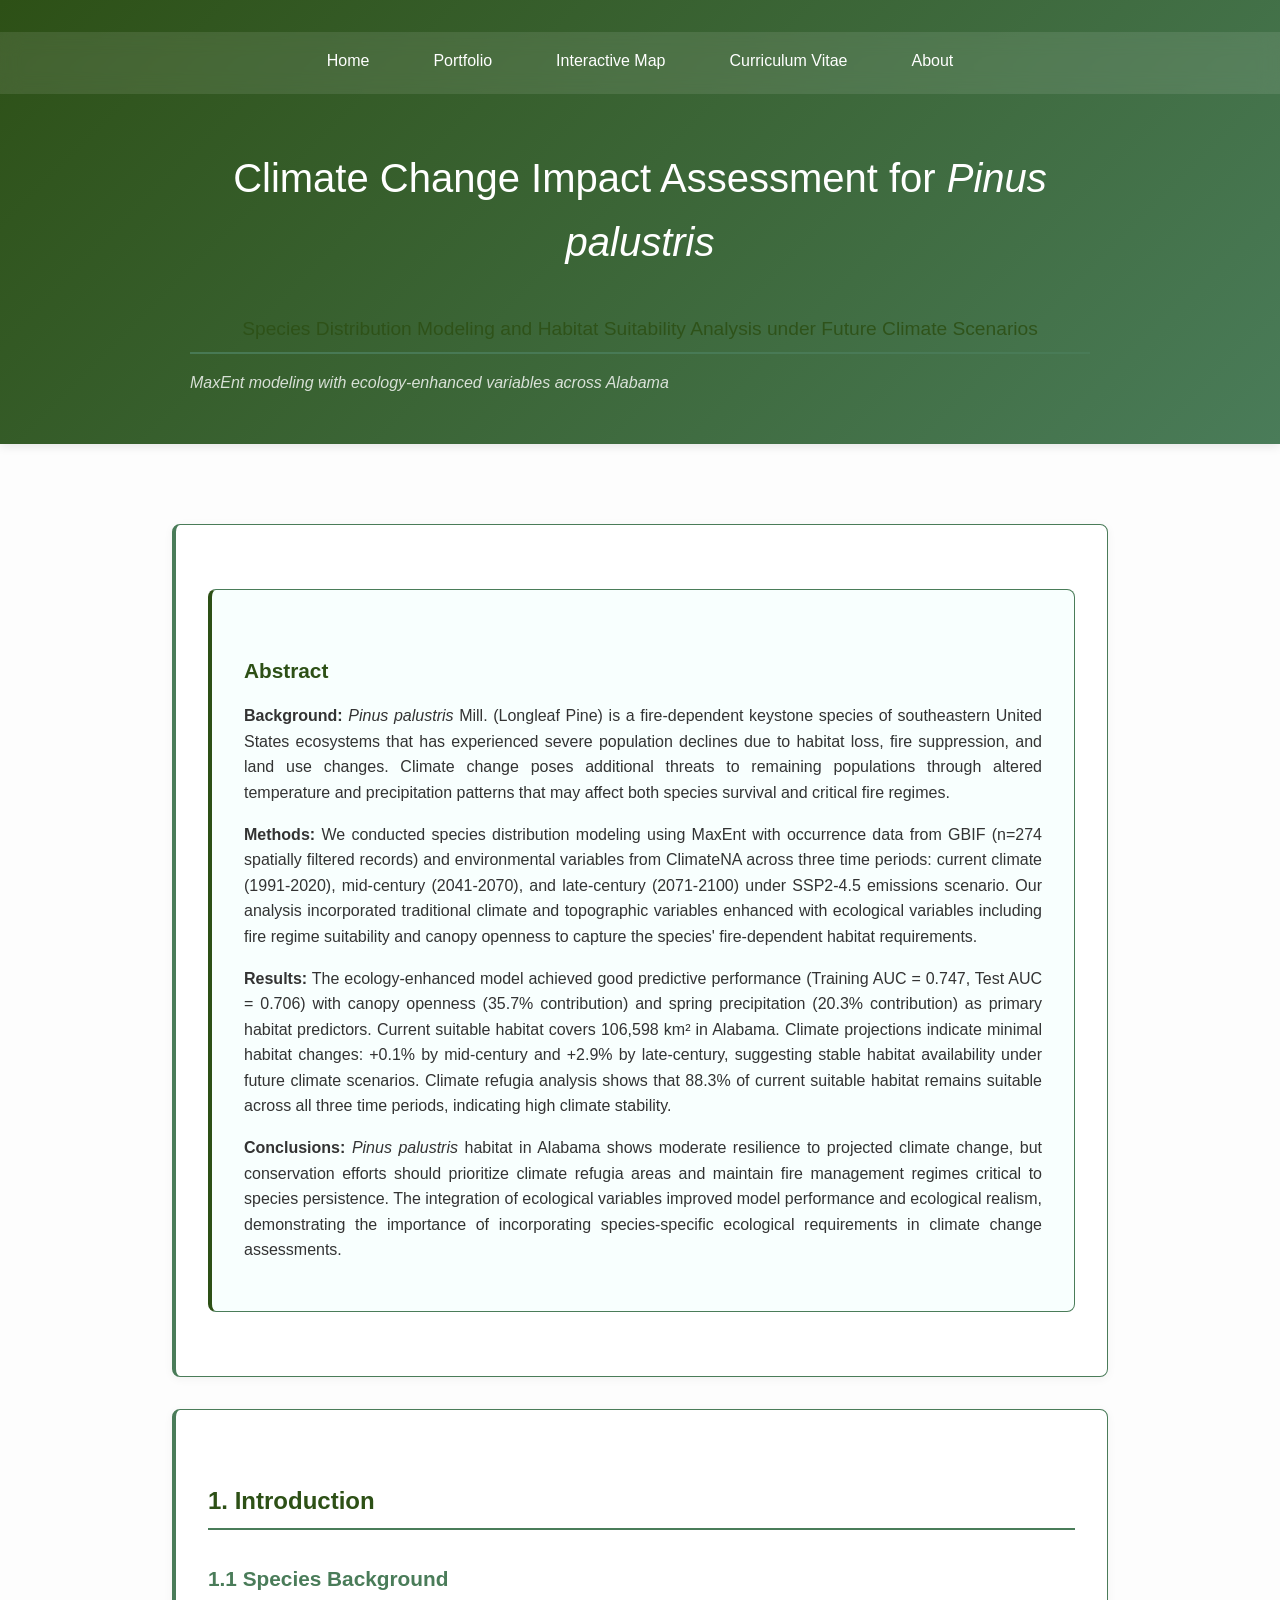
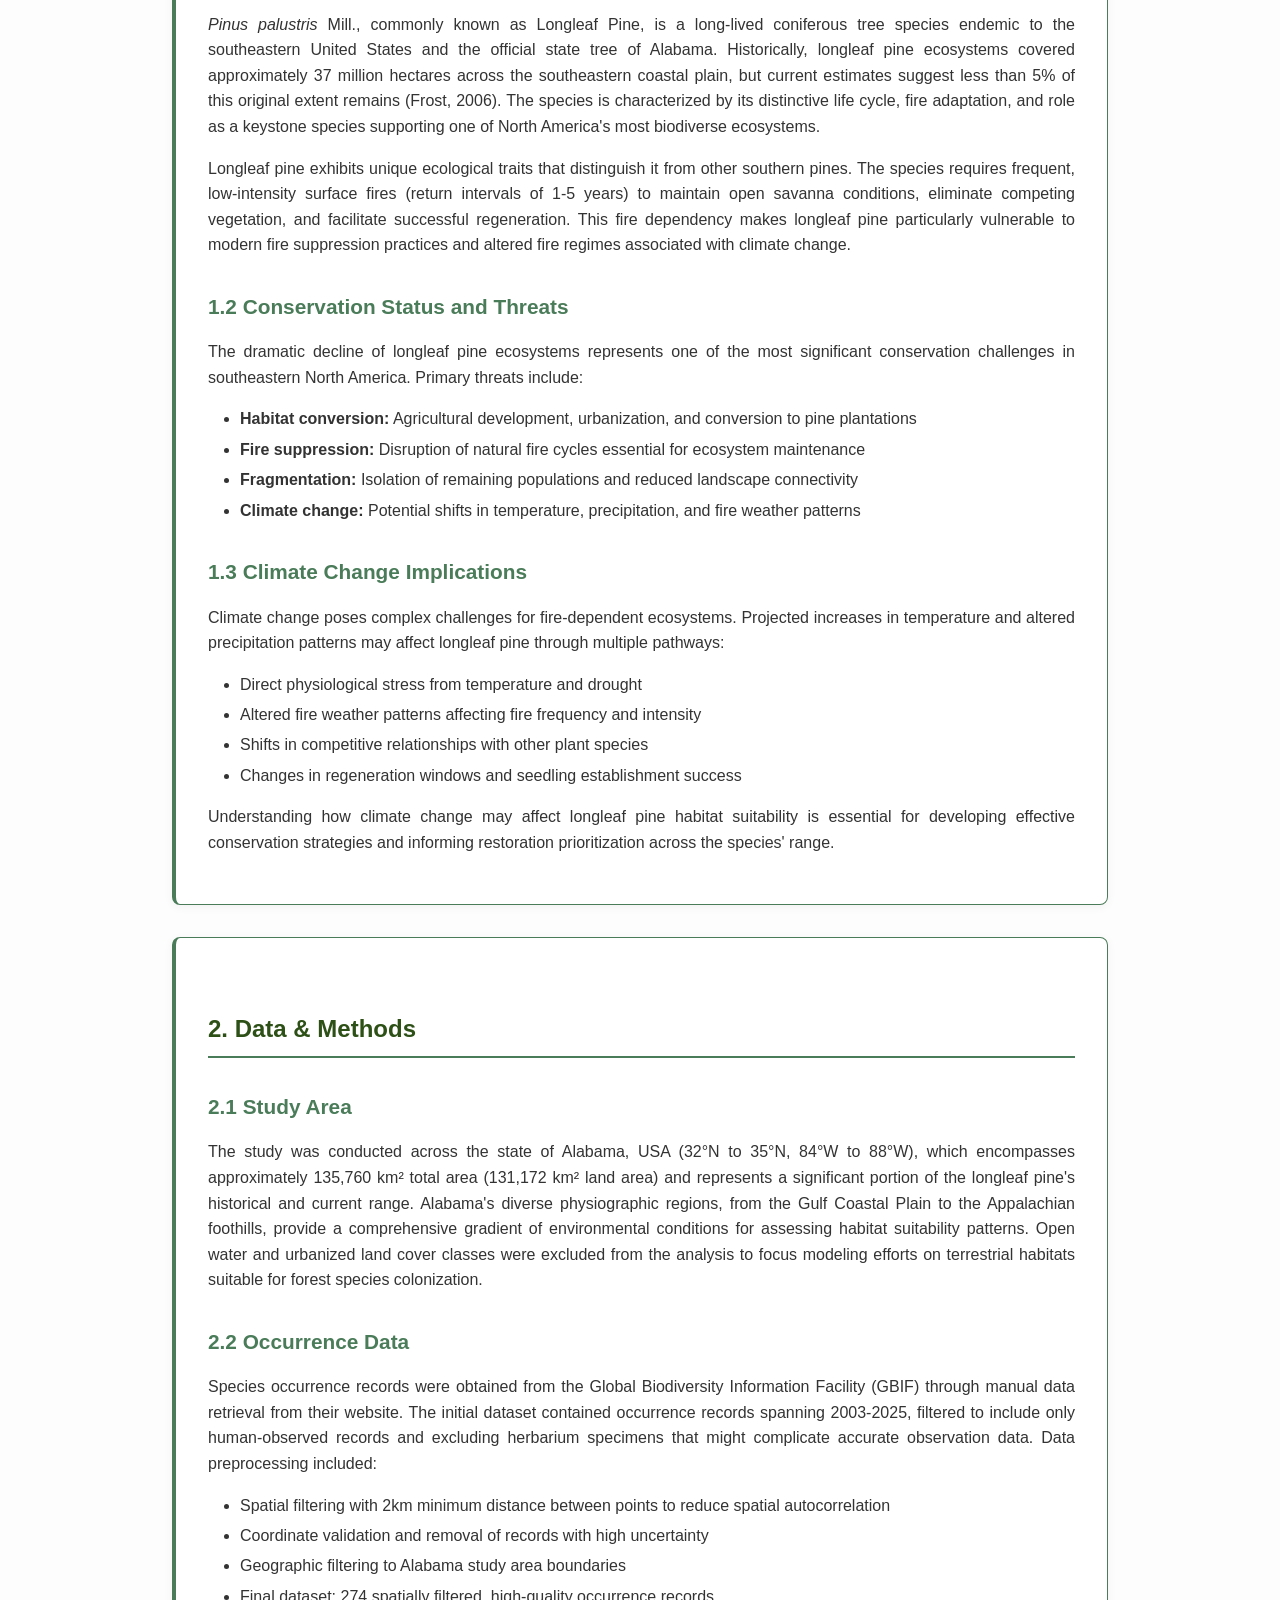
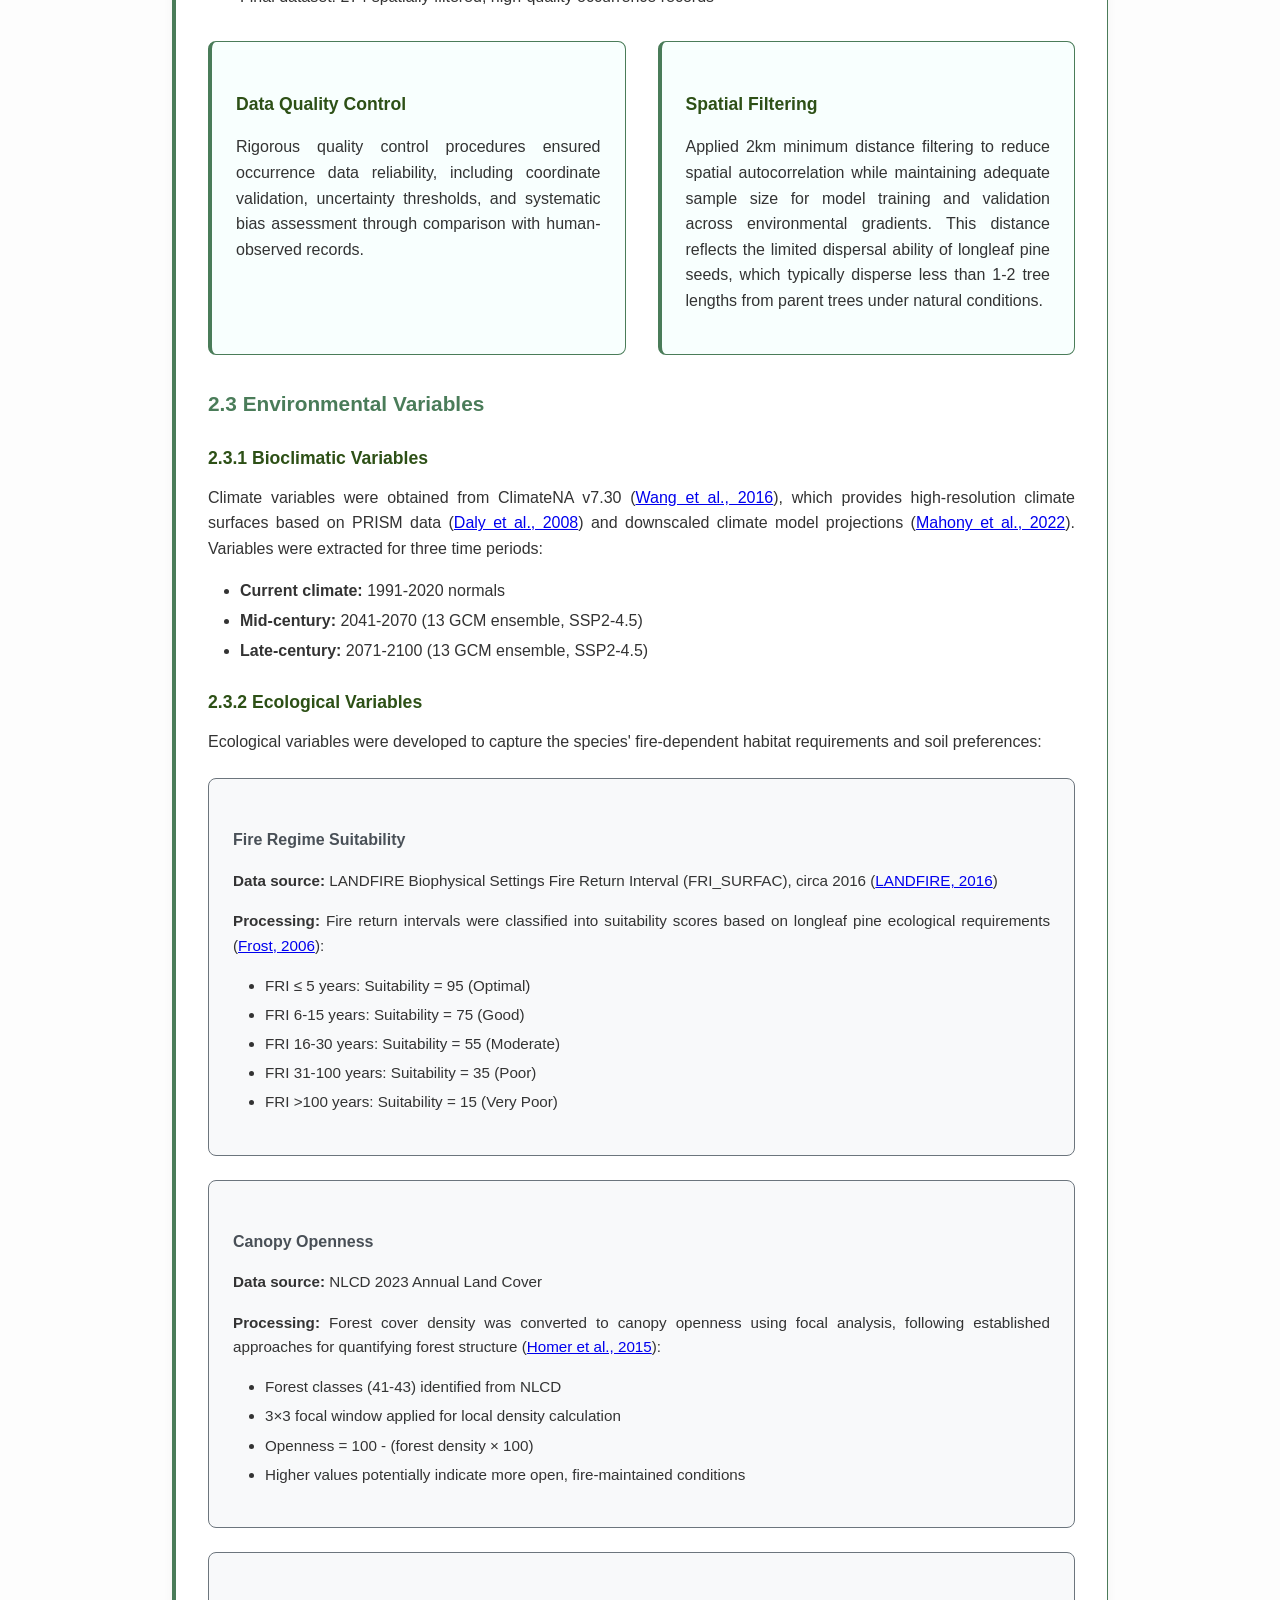
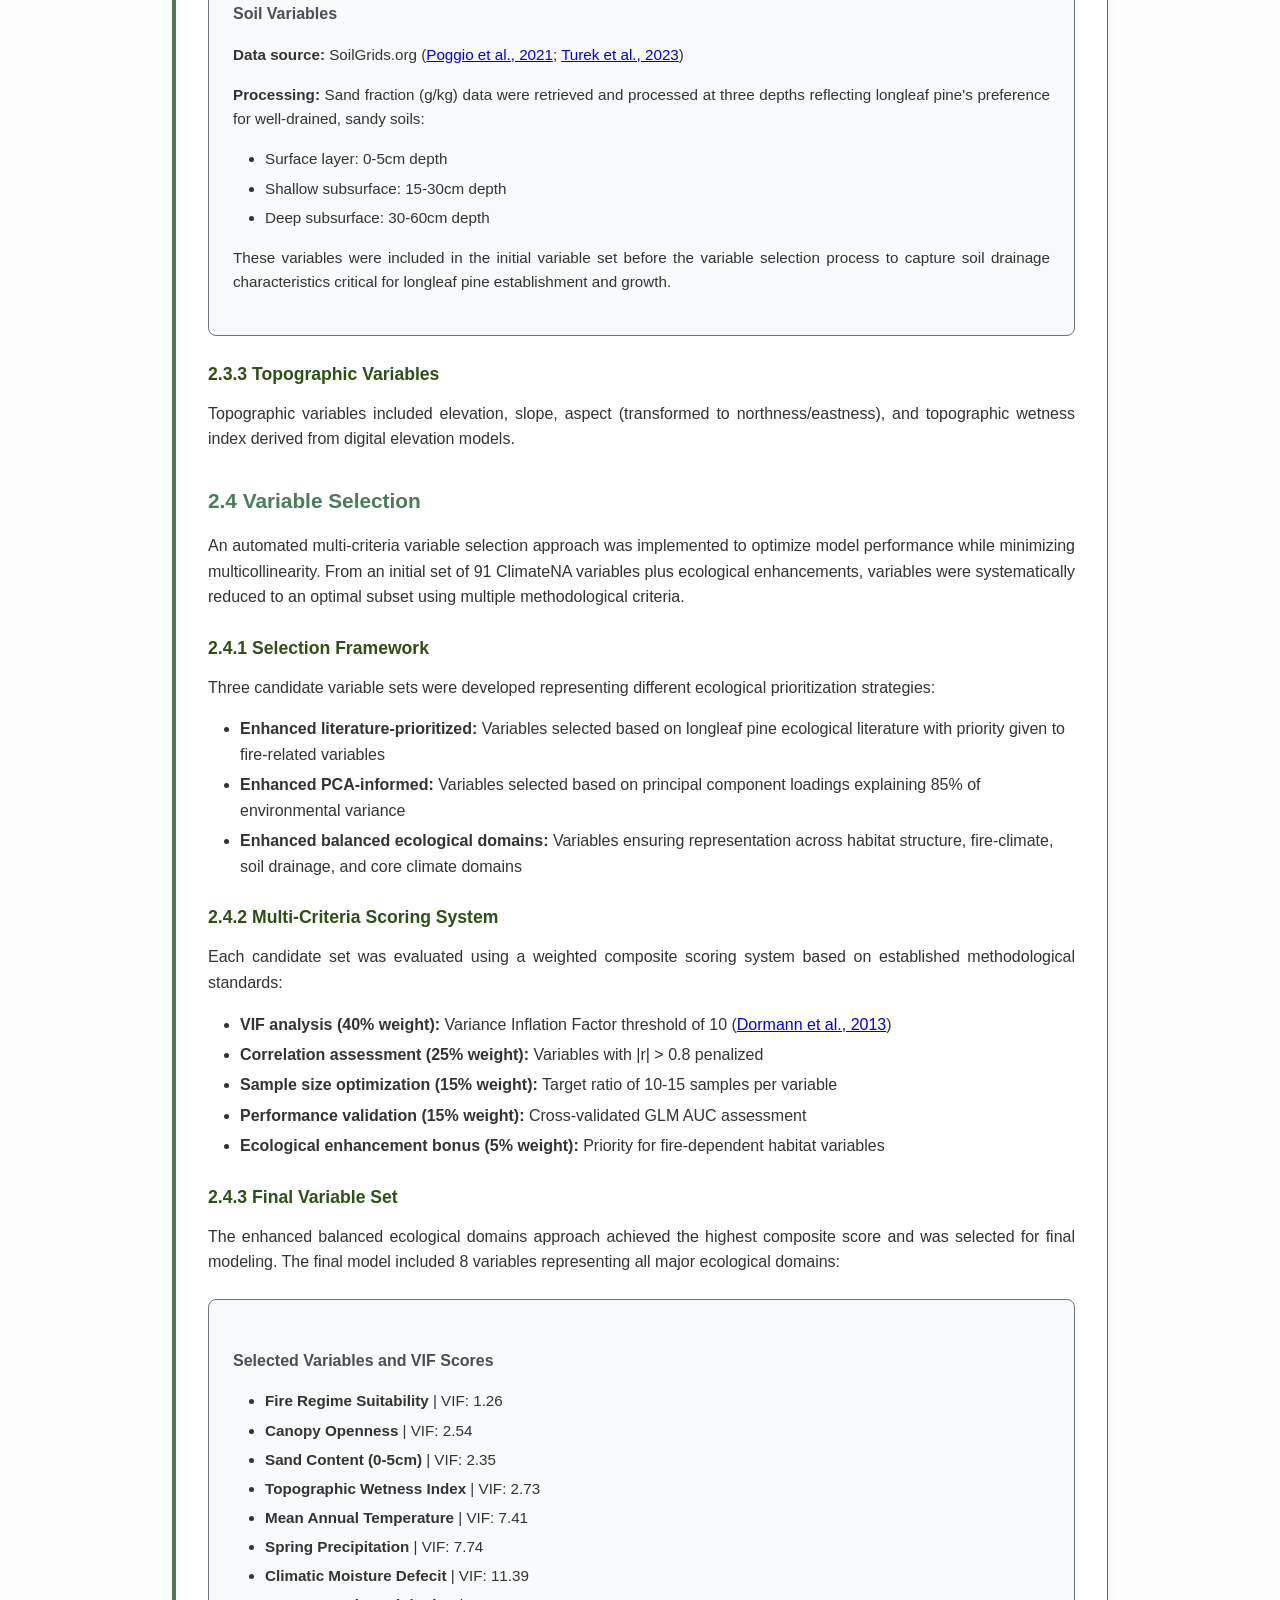
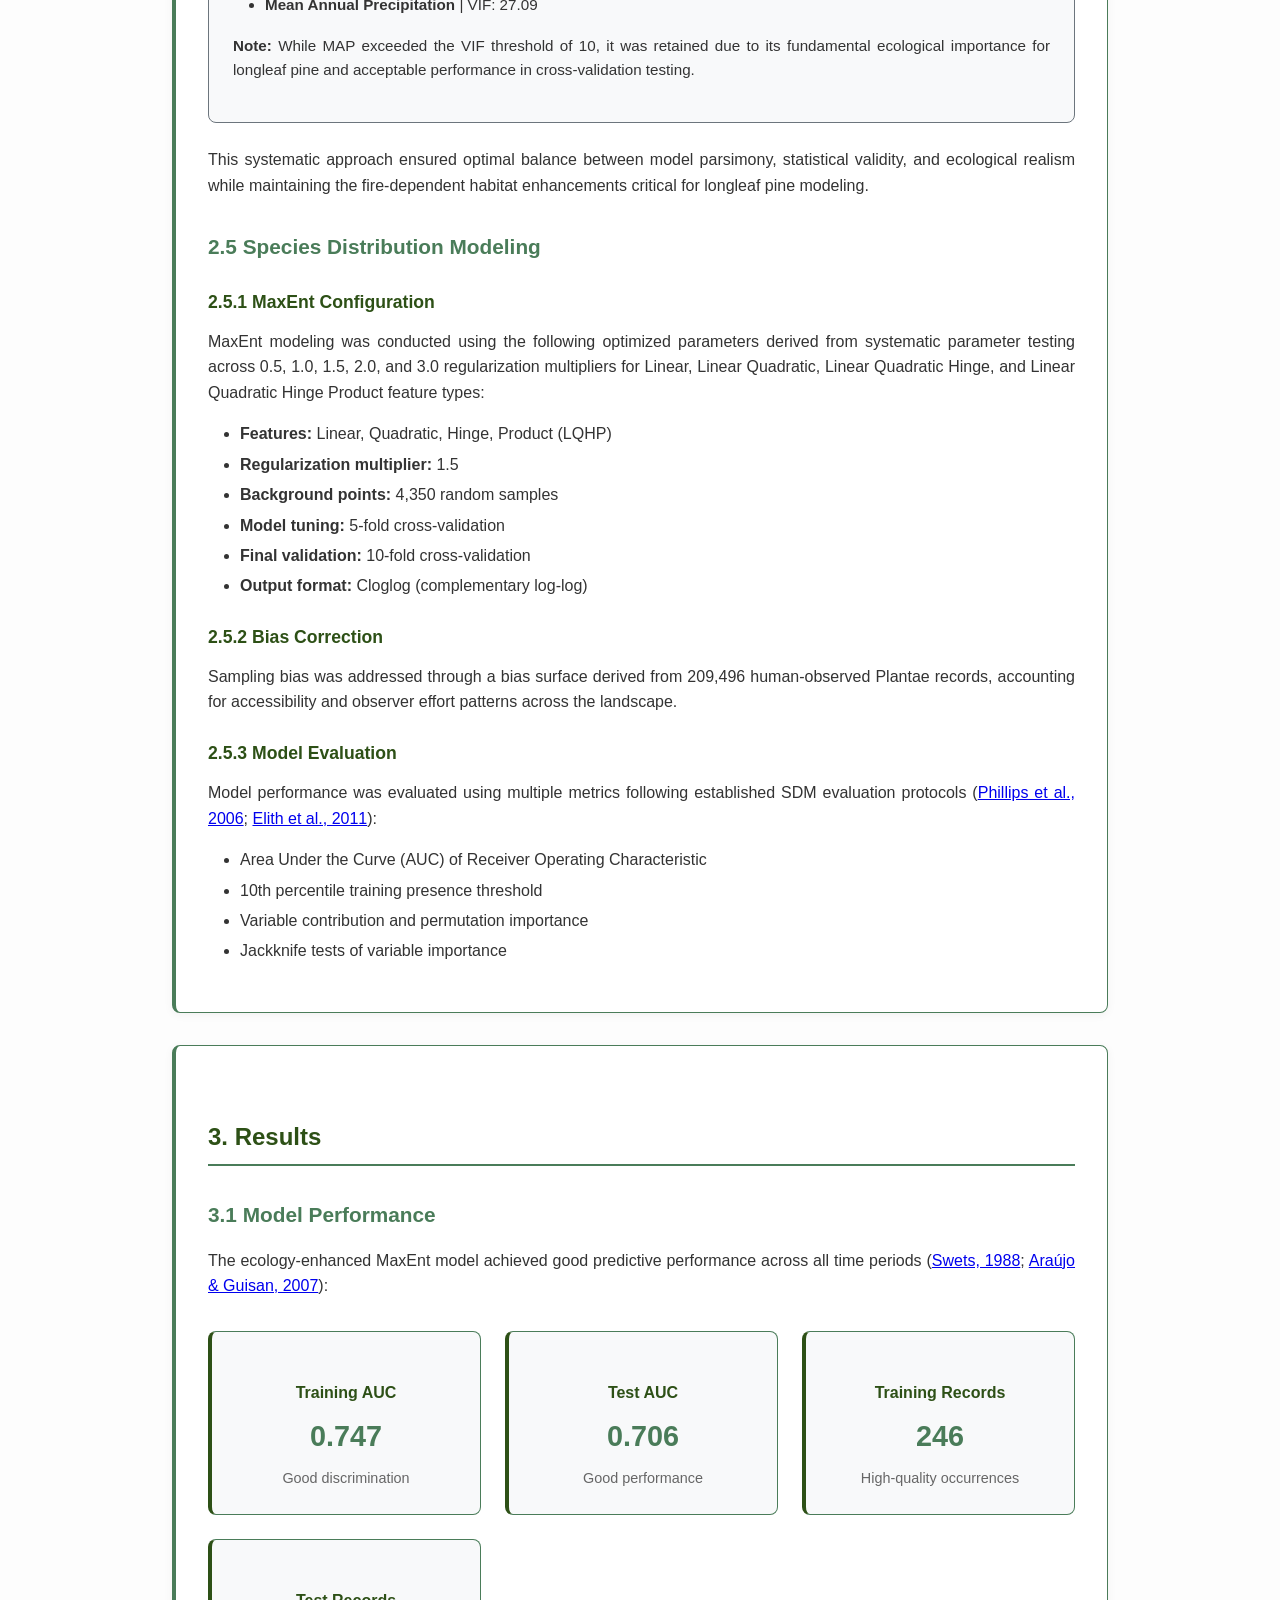
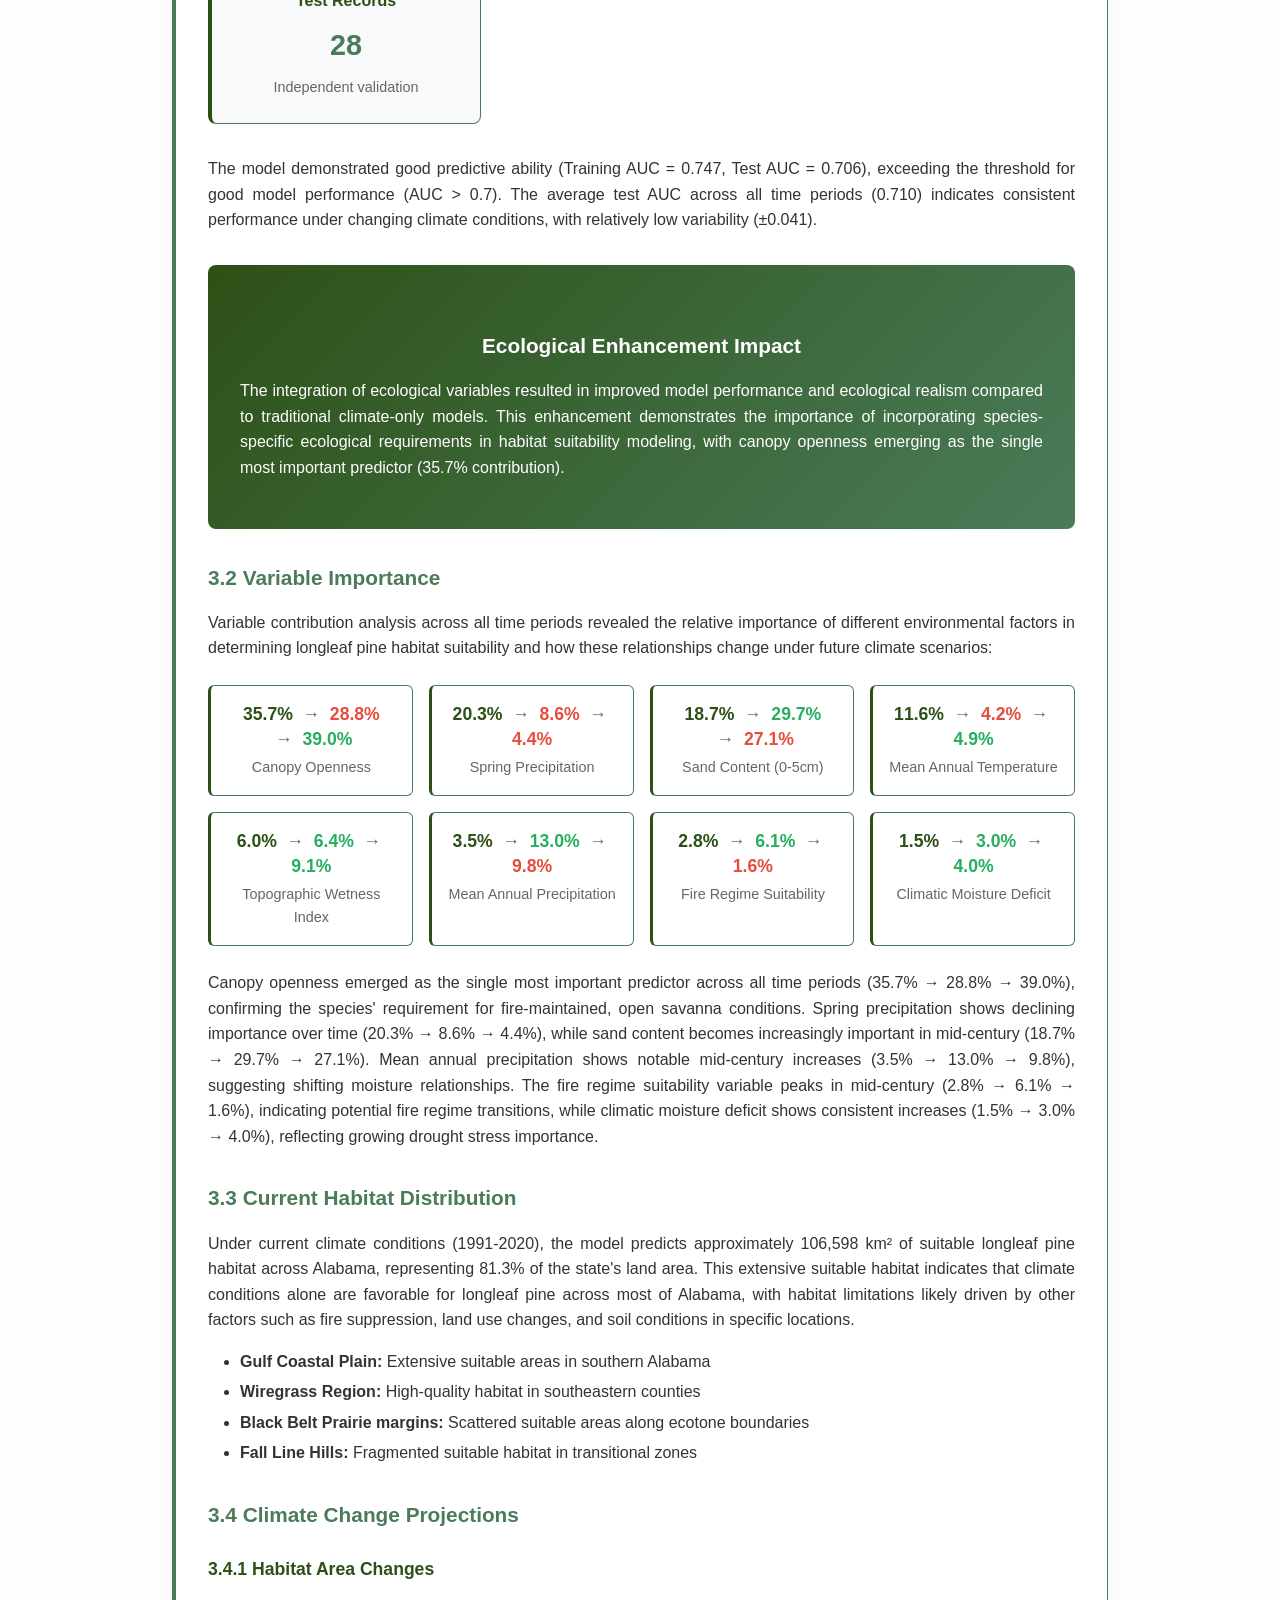
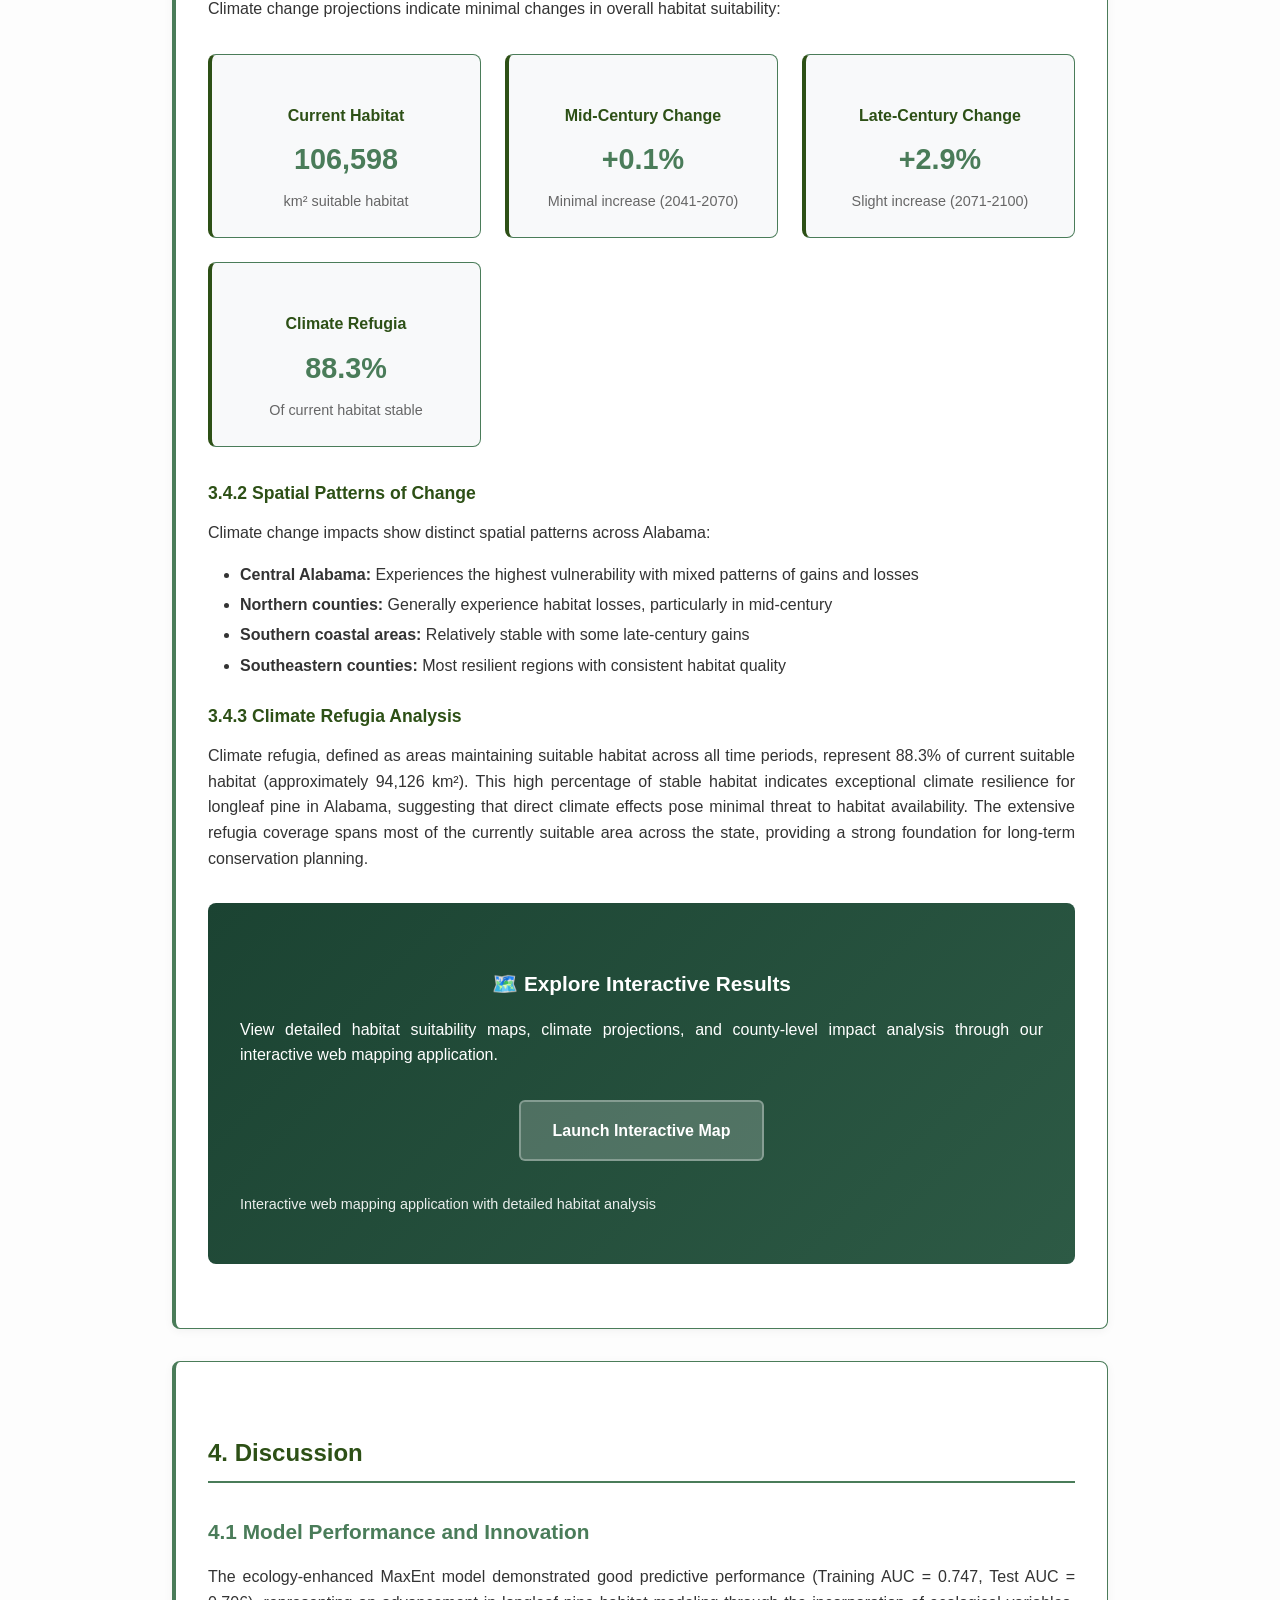
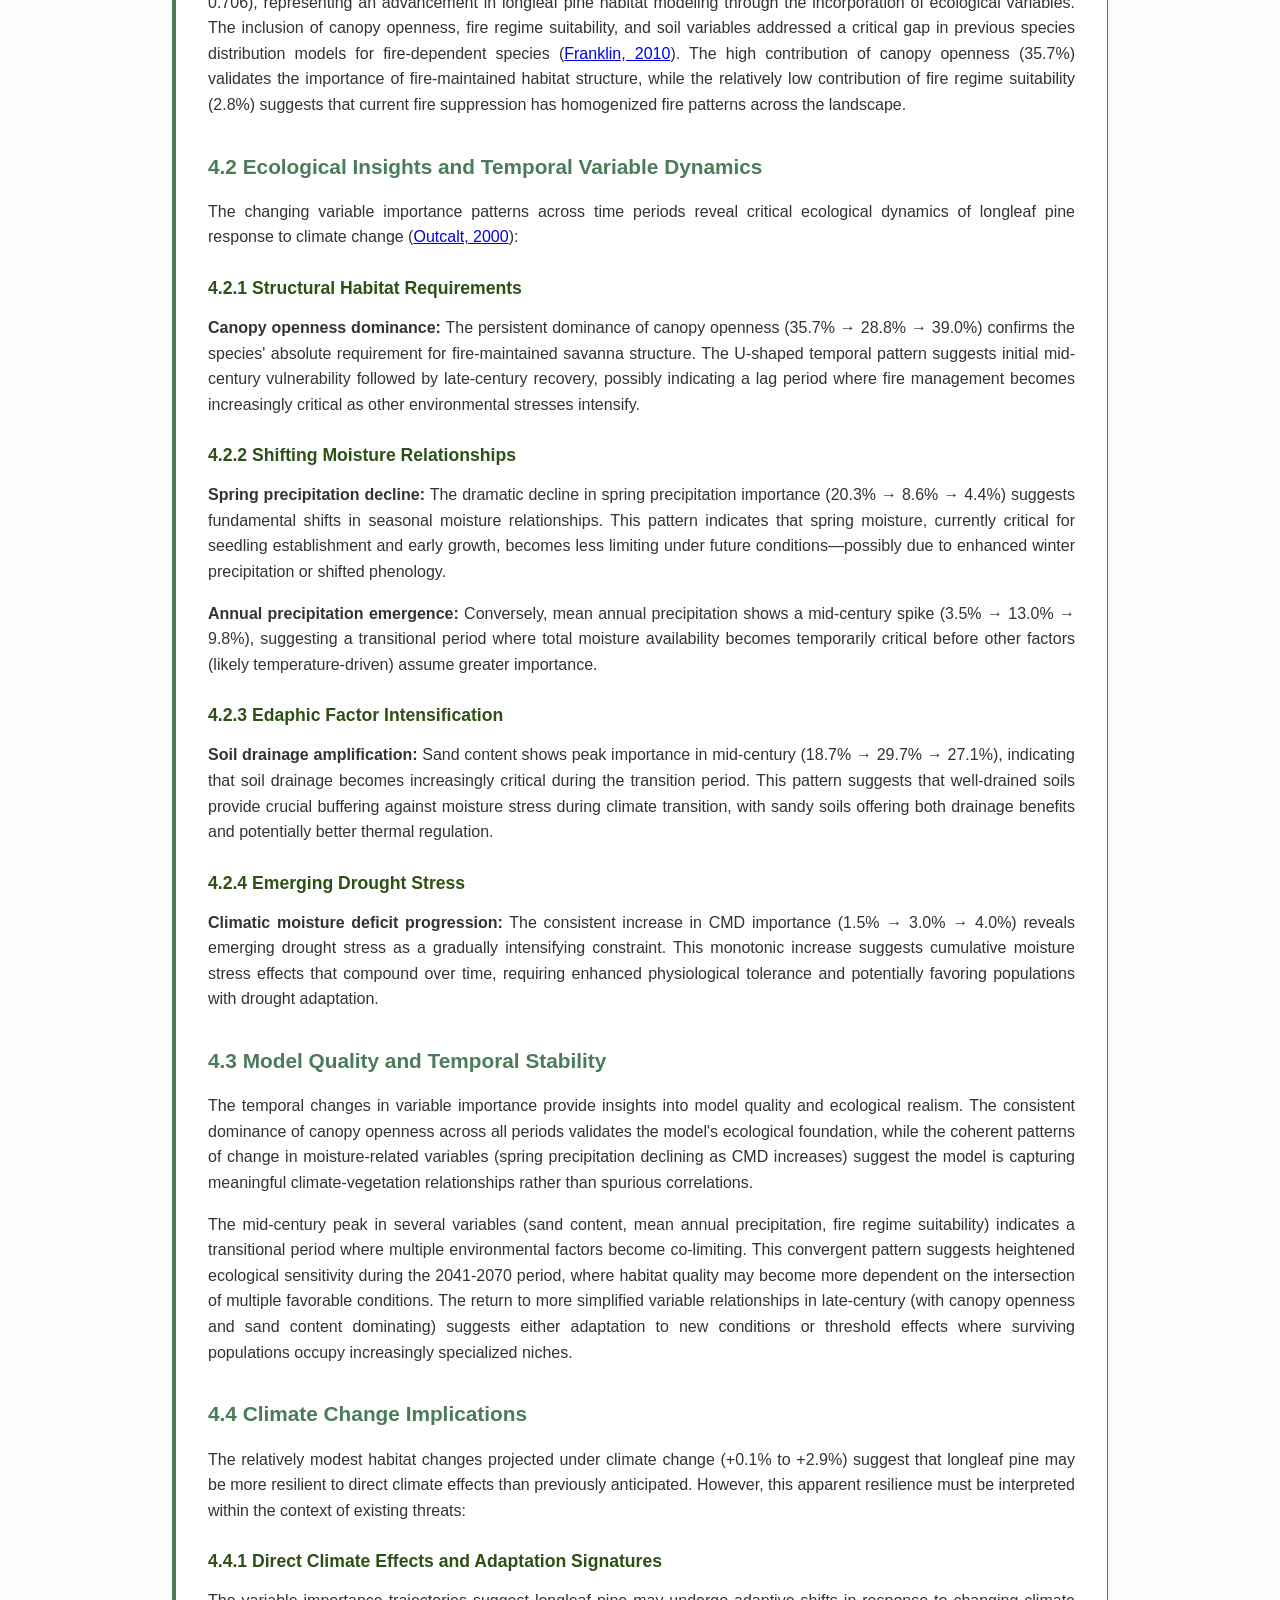
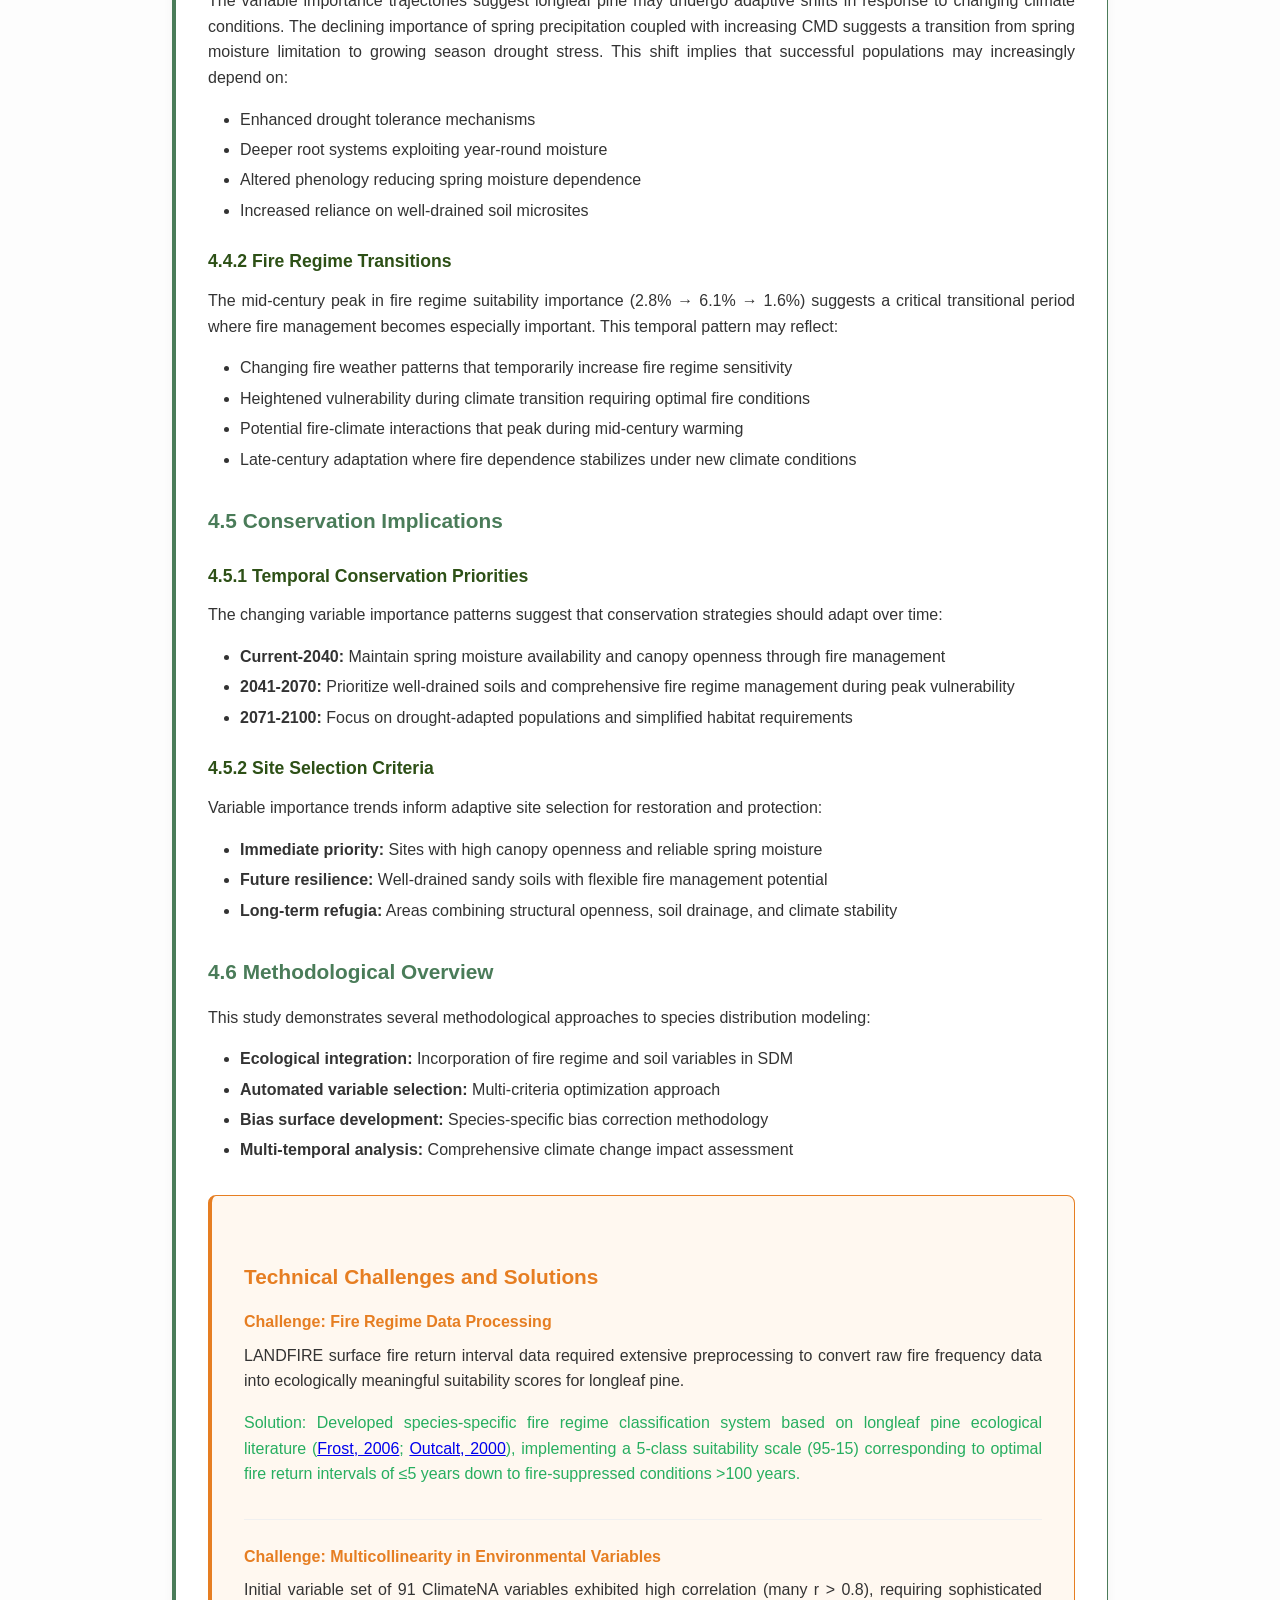
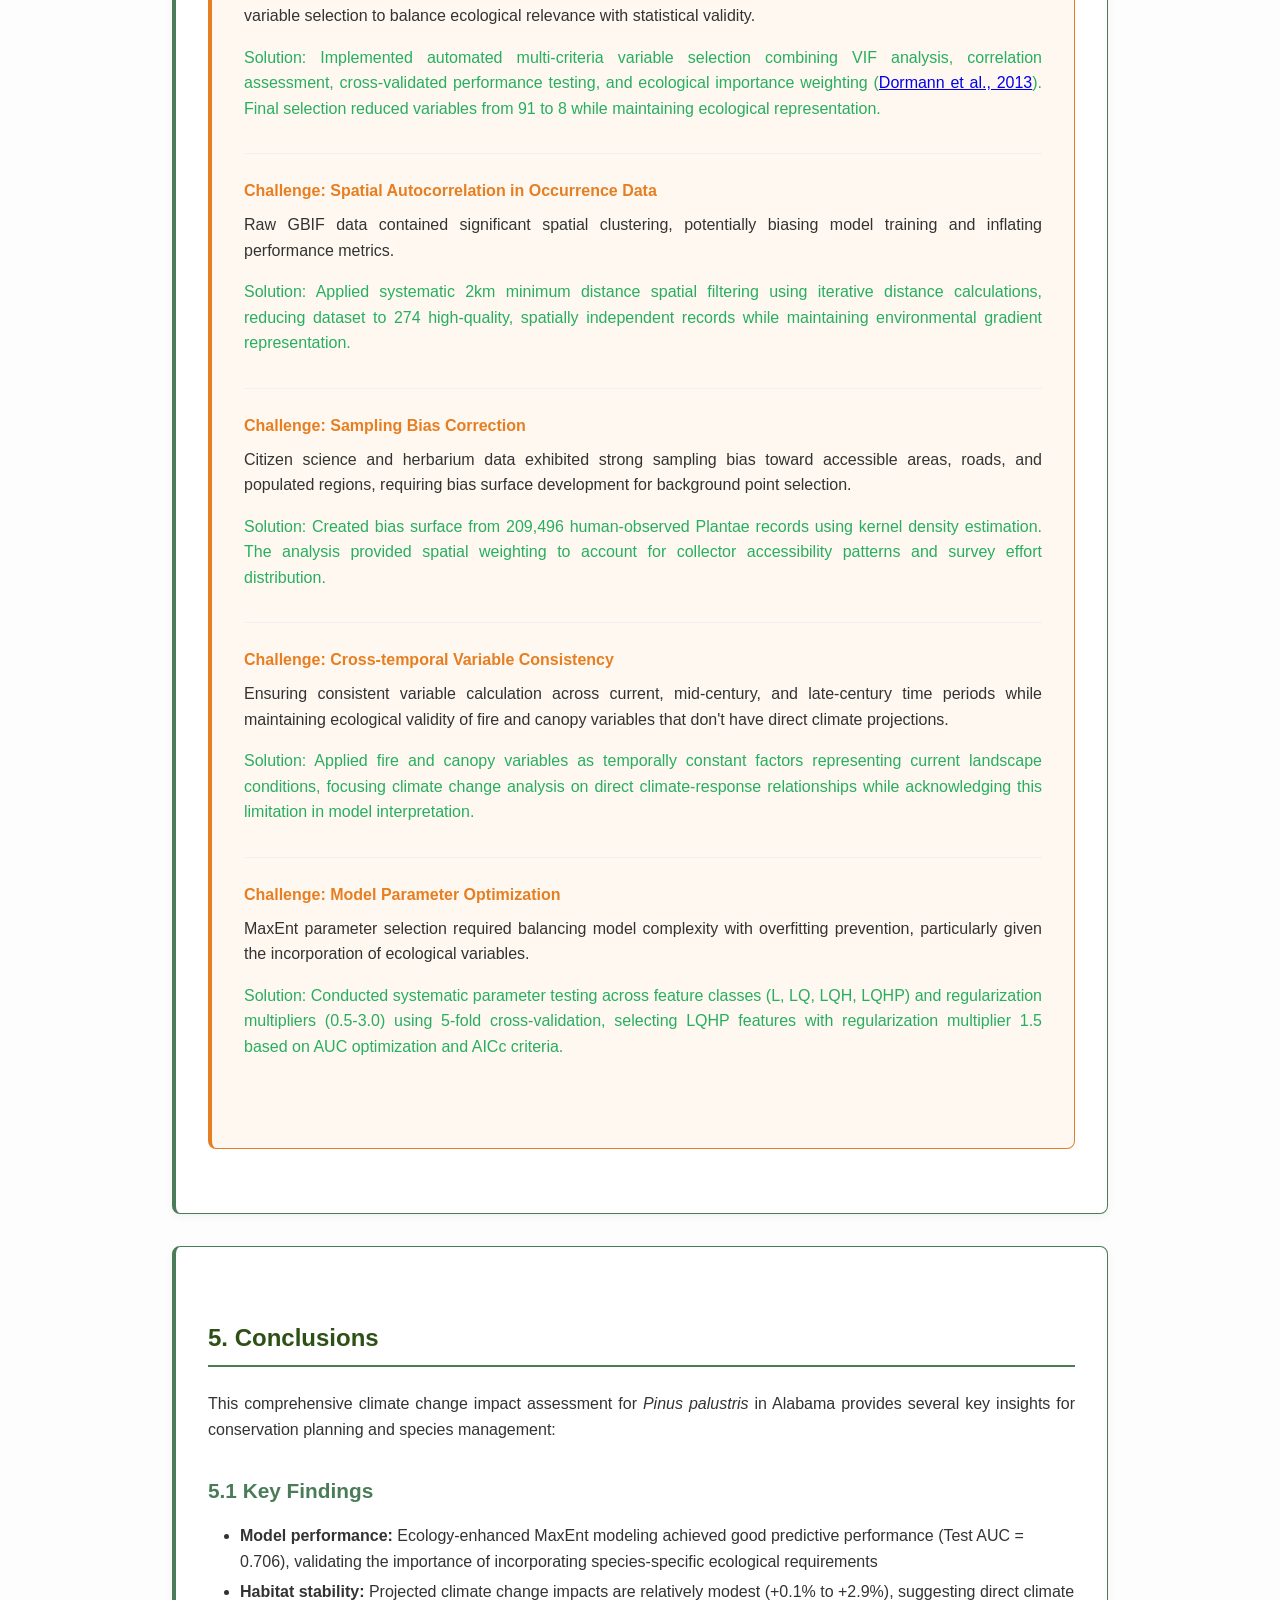
<file: portfolio_page.html>
<!DOCTYPE html>
<html lang="en">
<head>
    <meta charset="UTF-8">
    <meta name="viewport" content="width=device-width, initial-scale=1.0">
    <title>Climate Change Impact Assessment for Pinus palustris | Chandler S. White IV</title>
    <meta name="description" content="Species distribution modeling and habitat suitability analysis for Longleaf Pine (Pinus palustris) under climate change scenarios in Alabama using MaxEnt and ecology-enhanced variables.">
    <style>
        * {
            margin: 0;
            padding: 0;
            box-sizing: border-box;
        }

        body {
            font-family: 'Segoe UI', Tahoma, Geneva, Verdana, sans-serif;
            line-height: 1.6;
            color: #333;
            background-color: #fdfdfd;
        }

        header {
            background: linear-gradient(135deg, #2d5016 0%, #4a7c59 100%);
            color: white;
            padding: 2rem 0;
            box-shadow: 0 2px 10px rgba(0,0,0,0.1);
            text-align: center;
        }

        nav {
            background-color: rgba(255,255,255,0.1);
            backdrop-filter: blur(10px);
            padding: 1rem 0;
        }

        nav ul {
            list-style: none;
            display: flex;
            justify-content: center;
            gap: 2rem;
            max-width: 1200px;
            margin: 0 auto;
            padding: 0 2rem;
        }

        nav a {
            color: white;
            text-decoration: none;
            font-weight: 500;
            transition: color 0.3s ease;
            padding: 0.5rem 1rem;
            border-radius: 4px;
        }

        nav a:hover {
            background-color: rgba(255,255,255,0.2);
        }

        .container {
            max-width: 1200px;
            margin: 0 auto;
            padding: 0 2rem;
        }

        .hero {
            max-width: 900px;
            margin: 0 auto;
        }

        .hero h1 {
            font-size: 2.5rem;
            margin-bottom: 1rem;
            font-weight: 300;
        }

        .hero h2 {
            font-size: 1.2rem;
            opacity: 0.9;
            font-weight: 400;
            margin-bottom: 1rem;
        }

        .hero-subtitle {
            font-size: 1rem;
            opacity: 0.8;
            font-style: italic;
        }

        main {
            max-width: 1000px;
            margin: 0 auto;
            padding: 3rem 2rem;
        }

        .article-container {
            background: white;
            border-radius: 8px;
            padding: 3rem;
            box-shadow: 0 4px 20px rgba(0,0,0,0.08);
            border: 1px solid #4a7c59;
            border-left: 4px solid #4a7c59;
        }

        .abstract {
            background: #f8fffe;
            border: 1px solid #4a7c59;
            border-radius: 8px;
            padding: 2rem;
            margin: 2rem 0;
            border-left: 4px solid #2d5016;
        }

        .abstract h3 {
            color: #2d5016;
            margin-bottom: 1rem;
            font-size: 1.3rem;
        }

        h2 {
            color: #2d5016;
            margin: 2.5rem 0 1.5rem 0;
            font-size: 1.5rem;
            border-bottom: 2px solid #4a7c59;
            padding-bottom: 0.5rem;
        }

        h3 {
            color: #4a7c59;
            margin: 2rem 0 1rem 0;
            font-size: 1.3rem;
        }

        h4 {
            color: #2d5016;
            margin: 1.5rem 0 0.8rem 0;
            font-size: 1.1rem;
        }

        p {
            margin-bottom: 1rem;
            text-align: justify;
        }

        .methods-grid {
            display: grid;
            grid-template-columns: repeat(auto-fit, minmax(300px, 1fr));
            gap: 2rem;
            margin: 2rem 0;
        }

        .method-card {
            background: #f8fffe;
            border: 1px solid #4a7c59;
            border-radius: 8px;
            padding: 1.5rem;
            border-left: 4px solid #4a7c59;
        }

        .method-card h4 {
            color: #2d5016;
            margin-bottom: 1rem;
            font-size: 1.1rem;
        }

        .results-grid {
            display: grid;
            grid-template-columns: repeat(auto-fit, minmax(250px, 1fr));
            gap: 1.5rem;
            margin: 2rem 0;
        }

        .result-card {
            background: #f8f9fa;
            border: 1px solid #4a7c59;
            border-radius: 8px;
            padding: 1.5rem;
            text-align: center;
            border-left: 4px solid #2d5016;
        }

        .result-card h4 {
            color: #2d5016;
            margin-bottom: 0.5rem;
            font-size: 1rem;
        }

        .result-value {
            font-size: 1.8rem;
            font-weight: bold;
            color: #4a7c59;
            margin-bottom: 0.5rem;
        }

        .result-description {
            font-size: 0.9rem;
            color: #666;
        }

        .enhancement-highlight {
            background: linear-gradient(135deg, #2d5016 0%, #4a7c59 100%);
            color: white;
            border-radius: 8px;
            padding: 2rem;
            margin: 2rem 0;
            text-align: center;
        }

        .enhancement-highlight h3 {
            margin-bottom: 1rem;
            color: white;
        }

        .variable-grid {
            display: grid;
            grid-template-columns: repeat(auto-fit, minmax(200px, 1fr));
            gap: 1rem;
            margin: 1.5rem 0;
        }

        .variable-item {
            background: white;
            border: 1px solid #4a7c59;
            border-radius: 6px;
            padding: 1rem;
            text-align: center;
            border-left: 3px solid #2d5016;
        }

        .variable-item .contribution {
            font-size: 1.1rem;
            font-weight: bold;
            color: #2d5016;
            margin-bottom: 0.3rem;
            line-height: 1.4;
        }

        .variable-item .period-value {
            font-size: 1.1rem;
            font-weight: bold;
            margin: 0;
        }

        .variable-item .increase {
            color: #27ae60;
        }

        .variable-item .decrease {
            color: #e74c3c;
        }

        .variable-item .stable {
            color: #2d5016;
        }

        .variable-item .arrow {
            color: #666;
            margin: 0 0.3rem;
        }

        .variable-item .name {
            font-size: 0.9rem;
            color: #666;
        }

        .challenges-section {
            background: #fff8f0;
            border: 1px solid #e67e22;
            border-radius: 8px;
            padding: 2rem;
            margin: 2rem 0;
            border-left: 4px solid #e67e22;
        }

        .challenges-section h3 {
            color: #e67e22;
            margin-bottom: 1rem;
        }

        .challenge-item {
            margin-bottom: 1.5rem;
            padding-bottom: 1rem;
            border-bottom: 1px solid #f0f0f0;
        }

        .challenge-item:last-child {
            border-bottom: none;
        }

        .challenge-title {
            font-weight: bold;
            color: #e67e22;
            margin-bottom: 0.5rem;
        }

        .solution {
            color: #27ae60;
            font-weight: 500;
        }

        .interactive-map-section {
            background: linear-gradient(135deg, #1b4332, #2d5a45);
            color: white;
            border-radius: 8px;
            padding: 2rem;
            text-align: center;
            margin: 2rem 0;
        }

        .interactive-map-section h3 {
            color: white;
            margin-bottom: 1rem;
        }

        .map-button {
            display: inline-block;
            background: rgba(255,255,255,0.2);
            color: white;
            padding: 1rem 2rem;
            text-decoration: none;
            border-radius: 6px;
            font-weight: bold;
            margin: 1rem;
            transition: all 0.3s ease;
            border: 2px solid rgba(255,255,255,0.3);
        }

        .map-button:hover {
            background: rgba(255,255,255,0.3);
            transform: translateY(-2px);
            box-shadow: 0 4px 15px rgba(0,0,0,0.2);
        }

        .technical-details {
            background: #f8f9fa;
            border: 1px solid #6c757d;
            border-radius: 8px;
            padding: 1.5rem;
            margin: 1.5rem 0;
            font-size: 0.95rem;
        }

        .technical-details h4 {
            color: #495057;
            margin-bottom: 1rem;
            font-size: 1rem;
        }

        ul, ol {
            margin-left: 2rem;
            margin-bottom: 1rem;
        }

        li {
            margin-bottom: 0.3rem;
        }

        .citation {
            font-style: italic;
            color: #666;
            font-size: 0.9rem;
        }

        .back-to-portfolio {
            text-align: center;
            margin: 3rem 0;
        }

        .back-to-portfolio a {
            display: inline-block;
            background: #4a7c59;
            color: white;
            padding: 1rem 2rem;
            text-decoration: none;
            border-radius: 6px;
            font-weight: bold;
            transition: all 0.3s ease;
        }

        .back-to-portfolio a:hover {
            background: #2d5016;
            transform: translateY(-2px);
            box-shadow: 0 4px 15px rgba(0,0,0,0.2);
        }

        footer {
            background-color: #f8f9fa;
            text-align: center;
            padding: 2rem;
            margin-top: 3rem;
            border-top: 1px solid #e9ecef;
        }

        footer p {
            color: #6c757d;
            margin-bottom: 0.5rem;
        }

        footer a {
            color: #4a7c59;
            text-decoration: none;
        }

        footer a:hover {
            text-decoration: underline;
        }

        .section-box {
            background: white;
            border-radius: 8px;
            padding: 2rem;
            margin: 2rem 0;
            box-shadow: 0 2px 10px rgba(0,0,0,0.05);
            border: 1px solid #4a7c59;
            border-left: 4px solid #4a7c59;
        }

        .references {
            background: #f8f9fa;
            border: 1px solid #6c757d;
            border-radius: 8px;
            padding: 2rem;
            margin: 2rem 0;
            font-size: 0.9rem;
        }

        .references h3 {
            color: #495057;
            margin-bottom: 1.5rem;
            font-size: 1.1rem;
        }

        .reference-item {
            margin-bottom: 1rem;
            text-align: left;
        }

        @media (max-width: 768px) {
            .hero h1 {
                font-size: 1.8rem;
            }
            
            .hero h2 {
                font-size: 1rem;
            }

            .article-container {
                padding: 2rem 1.5rem;
            }

            .methods-grid, .results-grid, .variable-grid {
                grid-template-columns: 1fr;
            }

            main {
                padding: 2rem 1rem;
            }
        }
    </style>
</head>
<body>
    <header>
        <nav>
            <ul>
                <li><a href="index.html">Home</a></li>
                <li><a href="portfolio.html">Portfolio</a></li>
                <li><a href="interactive_habitat_map.html" target="_blank">Interactive Map</a></li>
                <li><a href="cv.html">Curriculum Vitae</a></li>
                <li><a href="about.html">About</a></li>
            </ul>
        </nav>
        <div>
            <br>
            <br>
        </div>
        <div class="container">
            <div class="hero">
                <h1>Climate Change Impact Assessment for <em>Pinus palustris</em></h1>
                <h2>Species Distribution Modeling and Habitat Suitability Analysis under Future Climate Scenarios</h2>
                <p class="hero-subtitle">MaxEnt modeling with ecology-enhanced variables across Alabama</p>
            </div>
        </div>
    </header>

    <main>
        <div class="section-box">
            <div class="abstract">
                <h3>Abstract</h3>
                <p><strong>Background:</strong> <em>Pinus palustris</em> Mill. (Longleaf Pine) is a fire-dependent keystone species of southeastern United States ecosystems that has experienced severe population declines due to habitat loss, fire suppression, and land use changes. Climate change poses additional threats to remaining populations through altered temperature and precipitation patterns that may affect both species survival and critical fire regimes.</p>
                
                <p><strong>Methods:</strong> We conducted species distribution modeling using MaxEnt with occurrence data from GBIF (n=274 spatially filtered records) and environmental variables from ClimateNA across three time periods: current climate (1991-2020), mid-century (2041-2070), and late-century (2071-2100) under SSP2-4.5 emissions scenario. Our analysis incorporated traditional climate and topographic variables enhanced with ecological variables including fire regime suitability and canopy openness to capture the species' fire-dependent habitat requirements.</p>
                
                <p><strong>Results:</strong> The ecology-enhanced model achieved good predictive performance (Training AUC = 0.747, Test AUC = 0.706) with canopy openness (35.7% contribution) and spring precipitation (20.3% contribution) as primary habitat predictors. Current suitable habitat covers 106,598 km² in Alabama. Climate projections indicate minimal habitat changes: +0.1% by mid-century and +2.9% by late-century, suggesting stable habitat availability under future climate scenarios. Climate refugia analysis shows that 88.3% of current suitable habitat remains suitable across all three time periods, indicating high climate stability.</p>
                
                <p><strong>Conclusions:</strong> <em>Pinus palustris</em> habitat in Alabama shows moderate resilience to projected climate change, but conservation efforts should prioritize climate refugia areas and maintain fire management regimes critical to species persistence. The integration of ecological variables improved model performance and ecological realism, demonstrating the importance of incorporating species-specific ecological requirements in climate change assessments.</p>
            </div>
        </div>

            <div class="section-box">
                <h2>1. Introduction</h2>
                
                <h3>1.1 Species Background</h3>
                <p><em>Pinus palustris</em> Mill., commonly known as Longleaf Pine, is a long-lived coniferous tree species endemic to the southeastern United States and the official state tree of Alabama. Historically, longleaf pine ecosystems covered approximately 37 million hectares across the southeastern coastal plain, but current estimates suggest less than 5% of this original extent remains (Frost, 2006). The species is characterized by its distinctive life cycle, fire adaptation, and role as a keystone species supporting one of North America's most biodiverse ecosystems.</p>

                <p>Longleaf pine exhibits unique ecological traits that distinguish it from other southern pines. The species requires frequent, low-intensity surface fires (return intervals of 1-5 years) to maintain open savanna conditions, eliminate competing vegetation, and facilitate successful regeneration. This fire dependency makes longleaf pine particularly vulnerable to modern fire suppression practices and altered fire regimes associated with climate change.</p>

                <h3>1.2 Conservation Status and Threats</h3>
                <p>The dramatic decline of longleaf pine ecosystems represents one of the most significant conservation challenges in southeastern North America. Primary threats include:</p>
                <ul>
                    <li><strong>Habitat conversion:</strong> Agricultural development, urbanization, and conversion to pine plantations</li>
                    <li><strong>Fire suppression:</strong> Disruption of natural fire cycles essential for ecosystem maintenance</li>
                    <li><strong>Fragmentation:</strong> Isolation of remaining populations and reduced landscape connectivity</li>
                    <li><strong>Climate change:</strong> Potential shifts in temperature, precipitation, and fire weather patterns</li>
                </ul>

                <h3>1.3 Climate Change Implications</h3>
                <p>Climate change poses complex challenges for fire-dependent ecosystems. Projected increases in temperature and altered precipitation patterns may affect longleaf pine through multiple pathways:</p>
                <ul>
                    <li>Direct physiological stress from temperature and drought</li>
                    <li>Altered fire weather patterns affecting fire frequency and intensity</li>
                    <li>Shifts in competitive relationships with other plant species</li>
                    <li>Changes in regeneration windows and seedling establishment success</li>
                </ul>

                <p>Understanding how climate change may affect longleaf pine habitat suitability is essential for developing effective conservation strategies and informing restoration prioritization across the species' range.</p>
            </div>

            <div class="section-box">
                <h2>2. Data & Methods</h2>

            <h3>2.1 Study Area</h3>
            <p>The study was conducted across the state of Alabama, USA (32°N to 35°N, 84°W to 88°W), which encompasses approximately 135,760 km² total area (131,172 km² land area) and represents a significant portion of the longleaf pine's historical and current range. Alabama's diverse physiographic regions, from the Gulf Coastal Plain to the Appalachian foothills, provide a comprehensive gradient of environmental conditions for assessing habitat suitability patterns. Open water and urbanized land cover classes were excluded from the analysis to focus modeling efforts on terrestrial habitats suitable for forest species colonization.</p>

            <h3>2.2 Occurrence Data</h3>
            <p>Species occurrence records were obtained from the Global Biodiversity Information Facility (GBIF) through manual data retrieval from their website. The initial dataset contained occurrence records spanning 2003-2025, filtered to include only human-observed records and excluding herbarium specimens that might complicate accurate observation data. Data preprocessing included:</p>
            <ul>
                <li>Spatial filtering with 2km minimum distance between points to reduce spatial autocorrelation</li>
                <li>Coordinate validation and removal of records with high uncertainty</li>
                <li>Geographic filtering to Alabama study area boundaries</li>
                <li>Final dataset: 274 spatially filtered, high-quality occurrence records</li>
            </ul>

            <div class="methods-grid">
                <div class="method-card">
                    <h4>Data Quality Control</h4>
                    <p>Rigorous quality control procedures ensured occurrence data reliability, including coordinate validation, uncertainty thresholds, and systematic bias assessment through comparison with human-observed records.</p>
                </div>
                <div class="method-card">
                    <h4>Spatial Filtering</h4>
                    <p>Applied 2km minimum distance filtering to reduce spatial autocorrelation while maintaining adequate sample size for model training and validation across environmental gradients. This distance reflects the limited dispersal ability of longleaf pine seeds, which typically disperse less than 1-2 tree lengths from parent trees under natural conditions.</p>
                </div>
            </div>

            <h3>2.3 Environmental Variables</h3>
            
            <h4>2.3.1 Bioclimatic Variables</h4>
            <p>Climate variables were obtained from ClimateNA v7.30 (<a href="#ref-wang2016">Wang et al., 2016</a>), which provides high-resolution climate surfaces based on PRISM data (<a href="#ref-daly2008">Daly et al., 2008</a>) and downscaled climate model projections (<a href="#ref-mahony2022">Mahony et al., 2022</a>). Variables were extracted for three time periods:</p>
            <ul>
                <li><strong>Current climate:</strong> 1991-2020 normals</li>
                <li><strong>Mid-century:</strong> 2041-2070 (13 GCM ensemble, SSP2-4.5)</li>
                <li><strong>Late-century:</strong> 2071-2100 (13 GCM ensemble, SSP2-4.5)</li>
            </ul>

            <h4>2.3.2 Ecological Variables</h4>
            <p>Ecological variables were developed to capture the species' fire-dependent habitat requirements and soil preferences:</p>
            
            <div class="technical-details">
                <h4>Fire Regime Suitability</h4>
                <p><strong>Data source:</strong> LANDFIRE Biophysical Settings Fire Return Interval (FRI_SURFAC), circa 2016 (<a href="#ref-landfire2016">LANDFIRE, 2016</a>)</p>
                <p><strong>Processing:</strong> Fire return intervals were classified into suitability scores based on longleaf pine ecological requirements (<a href="#ref-frost2006">Frost, 2006</a>):</p>
                <ul>
                    <li>FRI ≤ 5 years: Suitability = 95 (Optimal)</li>
                    <li>FRI 6-15 years: Suitability = 75 (Good)</li>
                    <li>FRI 16-30 years: Suitability = 55 (Moderate)</li>
                    <li>FRI 31-100 years: Suitability = 35 (Poor)</li>
                    <li>FRI >100 years: Suitability = 15 (Very Poor)</li>
                </ul>
            </div>

            <div class="technical-details">
                <h4>Canopy Openness</h4>
                <p><strong>Data source:</strong> NLCD 2023 Annual Land Cover</p>
                <p><strong>Processing:</strong> Forest cover density was converted to canopy openness using focal analysis, following established approaches for quantifying forest structure (<a href="#ref-homer2015">Homer et al., 2015</a>):</p>
                <ul>
                    <li>Forest classes (41-43) identified from NLCD</li>
                    <li>3×3 focal window applied for local density calculation</li>
                    <li>Openness = 100 - (forest density × 100)</li>
                    <li>Higher values potentially indicate more open, fire-maintained conditions</li>
                </ul>
            </div>

            <div class="technical-details">
                <h4>Soil Variables</h4>
                <p><strong>Data source:</strong> SoilGrids.org (<a href="#ref-poggio2021">Poggio et al., 2021</a>; <a href="#ref-turek2023">Turek et al., 2023</a>)</p>
                <p><strong>Processing:</strong> Sand fraction (g/kg) data were retrieved and processed at three depths reflecting longleaf pine's preference for well-drained, sandy soils:</p>
                <ul>
                    <li>Surface layer: 0-5cm depth</li>
                    <li>Shallow subsurface: 15-30cm depth</li>
                    <li>Deep subsurface: 30-60cm depth</li>
                </ul>
                <p>These variables were included in the initial variable set before the variable selection process to capture soil drainage characteristics critical for longleaf pine establishment and growth.</p>
            </div>

            <h4>2.3.3 Topographic Variables</h4>
            <p>Topographic variables included elevation, slope, aspect (transformed to northness/eastness), and topographic wetness index derived from digital elevation models.</p>

            <h3>2.4 Variable Selection</h3>
            <p>An automated multi-criteria variable selection approach was implemented to optimize model performance while minimizing multicollinearity. From an initial set of 91 ClimateNA variables plus ecological enhancements, variables were systematically reduced to an optimal subset using multiple methodological criteria.</p>

            <h4>2.4.1 Selection Framework</h4>
            <p>Three candidate variable sets were developed representing different ecological prioritization strategies:</p>
            <ul>
                <li><strong>Enhanced literature-prioritized:</strong> Variables selected based on longleaf pine ecological literature with priority given to fire-related variables</li>
                <li><strong>Enhanced PCA-informed:</strong> Variables selected based on principal component loadings explaining 85% of environmental variance</li>
                <li><strong>Enhanced balanced ecological domains:</strong> Variables ensuring representation across habitat structure, fire-climate, soil drainage, and core climate domains</li>
            </ul>

            <h4>2.4.2 Multi-Criteria Scoring System</h4>
            <p>Each candidate set was evaluated using a weighted composite scoring system based on established methodological standards:</p>
            <ul>
                <li><strong>VIF analysis (40% weight):</strong> Variance Inflation Factor threshold of 10 (<a href="#ref-dormann2013">Dormann et al., 2013</a>)</li>
                <li><strong>Correlation assessment (25% weight):</strong> Variables with |r| > 0.8 penalized</li>
                <li><strong>Sample size optimization (15% weight):</strong> Target ratio of 10-15 samples per variable</li>
                <li><strong>Performance validation (15% weight):</strong> Cross-validated GLM AUC assessment</li>
                <li><strong>Ecological enhancement bonus (5% weight):</strong> Priority for fire-dependent habitat variables</li>
            </ul>

            <h4>2.4.3 Final Variable Set</h4>
            <p>The enhanced balanced ecological domains approach achieved the highest composite score and was selected for final modeling. The final model included 8 variables representing all major ecological domains:</p>
            
            <div class="technical-details">
                <h4>Selected Variables and VIF Scores</h4>
                <ul>
                    <li><strong>Fire Regime Suitability</strong> | VIF: 1.26</li>
                    <li><strong>Canopy Openness</strong> | VIF: 2.54</li>
                    <li><strong>Sand Content (0-5cm)</strong> | VIF: 2.35</li>
                    <li><strong>Topographic Wetness Index</strong> | VIF: 2.73</li>
                    <li><strong>Mean Annual Temperature</strong> | VIF: 7.41</li>
                    <li><strong>Spring Precipitation</strong> | VIF: 7.74</li>
                    <li><strong>Climatic Moisture Defecit</strong> | VIF: 11.39</li>
                    <li><strong>Mean Annual Precipitation</strong> | VIF: 27.09</li>
                </ul>
                <p><strong>Note:</strong> While MAP exceeded the VIF threshold of 10, it was retained due to its fundamental ecological importance for longleaf pine and acceptable performance in cross-validation testing.</p>
            </div>

            <p>This systematic approach ensured optimal balance between model parsimony, statistical validity, and ecological realism while maintaining the fire-dependent habitat enhancements critical for longleaf pine modeling.</p>

            <h3>2.5 Species Distribution Modeling</h3>
            
            <h4>2.5.1 MaxEnt Configuration</h4>
            <p>MaxEnt modeling was conducted using the following optimized parameters derived from systematic parameter testing across 0.5, 1.0, 1.5, 2.0, and 3.0 regularization multipliers for Linear, Linear Quadratic, Linear Quadratic Hinge, and Linear Quadratic Hinge Product feature types:</p>
            <ul>
                <li><strong>Features:</strong> Linear, Quadratic, Hinge, Product (LQHP)</li>
                <li><strong>Regularization multiplier:</strong> 1.5</li>
                <li><strong>Background points:</strong> 4,350 random samples</li>
                <li><strong>Model tuning:</strong> 5-fold cross-validation</li>
                <li><strong>Final validation:</strong> 10-fold cross-validation</li>
                <li><strong>Output format:</strong> Cloglog (complementary log-log)</li>
            </ul>

            <h4>2.5.2 Bias Correction</h4>
            <p>Sampling bias was addressed through a bias surface derived from 209,496 human-observed Plantae records, accounting for accessibility and observer effort patterns across the landscape.</p>

            <h4>2.5.3 Model Evaluation</h4>
            <p>Model performance was evaluated using multiple metrics following established SDM evaluation protocols (<a href="#ref-phillips2006">Phillips et al., 2006</a>; <a href="#ref-elith2011">Elith et al., 2011</a>):</p>
            <ul>
                <li>Area Under the Curve (AUC) of Receiver Operating Characteristic</li>
                <li>10th percentile training presence threshold</li>
                <li>Variable contribution and permutation importance</li>
                <li>Jackknife tests of variable importance</li>
            </ul>
            </div>

            <div class="section-box">
                <h2>3. Results</h2>

            <h3>3.1 Model Performance</h3>
            <p>The ecology-enhanced MaxEnt model achieved good predictive performance across all time periods (<a href="#ref-swets1988">Swets, 1988</a>; <a href="#ref-araujo2007">Araújo & Guisan, 2007</a>):</p>

            <div class="results-grid">
                <div class="result-card">
                    <h4>Training AUC</h4>
                    <div class="result-value">0.747</div>
                    <div class="result-description">Good discrimination</div>
                </div>
                <div class="result-card">
                    <h4>Test AUC</h4>
                    <div class="result-value">0.706</div>
                    <div class="result-description">Good performance</div>
                </div>
                <div class="result-card">
                    <h4>Training Records</h4>
                    <div class="result-value">246</div>
                    <div class="result-description">High-quality occurrences</div>
                </div>
                <div class="result-card">
                    <h4>Test Records</h4>
                    <div class="result-value">28</div>
                    <div class="result-description">Independent validation</div>
                </div>
            </div>

            <p>The model demonstrated good predictive ability (Training AUC = 0.747, Test AUC = 0.706), exceeding the threshold for good model performance (AUC > 0.7). The average test AUC across all time periods (0.710) indicates consistent performance under changing climate conditions, with relatively low variability (±0.041).</p>

            <div class="enhancement-highlight">
                <h3>Ecological Enhancement Impact</h3>
                <p>The integration of ecological variables resulted in improved model performance and ecological realism compared to traditional climate-only models. This enhancement demonstrates the importance of incorporating species-specific ecological requirements in habitat suitability modeling, with canopy openness emerging as the single most important predictor (35.7% contribution).</p>
            </div>

            <h3>3.2 Variable Importance</h3>
            <p>Variable contribution analysis across all time periods revealed the relative importance of different environmental factors in determining longleaf pine habitat suitability and how these relationships change under future climate scenarios:</p>

            <div class="variable-grid">
                <div class="variable-item">
                    <div class="contribution">
                        <span class="stable">35.7%</span>
                        <span class="arrow">→</span>
                        <span class="decrease">28.8%</span>
                        <span class="arrow">→</span>
                        <span class="increase">39.0%</span>
                    </div>
                    <div class="name">Canopy Openness</div>
                </div>
                <div class="variable-item">
                    <div class="contribution">
                        <span class="stable">20.3%</span>
                        <span class="arrow">→</span>
                        <span class="decrease">8.6%</span>
                        <span class="arrow">→</span>
                        <span class="decrease">4.4%</span>
                    </div>
                    <div class="name">Spring Precipitation</div>
                </div>
                <div class="variable-item">
                    <div class="contribution">
                        <span class="stable">18.7%</span>
                        <span class="arrow">→</span>
                        <span class="increase">29.7%</span>
                        <span class="arrow">→</span>
                        <span class="decrease">27.1%</span>
                    </div>
                    <div class="name">Sand Content (0-5cm)</div>
                </div>
                <div class="variable-item">
                    <div class="contribution">
                        <span class="stable">11.6%</span>
                        <span class="arrow">→</span>
                        <span class="decrease">4.2%</span>
                        <span class="arrow">→</span>
                        <span class="increase">4.9%</span>
                    </div>
                    <div class="name">Mean Annual Temperature</div>
                </div>
                <div class="variable-item">
                    <div class="contribution">
                        <span class="stable">6.0%</span>
                        <span class="arrow">→</span>
                        <span class="increase">6.4%</span>
                        <span class="arrow">→</span>
                        <span class="increase">9.1%</span>
                    </div>
                    <div class="name">Topographic Wetness Index</div>
                </div>
                <div class="variable-item">
                    <div class="contribution">
                        <span class="stable">3.5%</span>
                        <span class="arrow">→</span>
                        <span class="increase">13.0%</span>
                        <span class="arrow">→</span>
                        <span class="decrease">9.8%</span>
                    </div>
                    <div class="name">Mean Annual Precipitation</div>
                </div>
                <div class="variable-item">
                    <div class="contribution">
                        <span class="stable">2.8%</span>
                        <span class="arrow">→</span>
                        <span class="increase">6.1%</span>
                        <span class="arrow">→</span>
                        <span class="decrease">1.6%</span>
                    </div>
                    <div class="name">Fire Regime Suitability</div>
                </div>
                <div class="variable-item">
                    <div class="contribution">
                        <span class="stable">1.5%</span>
                        <span class="arrow">→</span>
                        <span class="increase">3.0%</span>
                        <span class="arrow">→</span>
                        <span class="increase">4.0%</span>
                    </div>
                    <div class="name">Climatic Moisture Deficit</div>
                </div>
            </div>

            <p>Canopy openness emerged as the single most important predictor across all time periods (35.7% → 28.8% → 39.0%), confirming the species' requirement for fire-maintained, open savanna conditions. Spring precipitation shows declining importance over time (20.3% → 8.6% → 4.4%), while sand content becomes increasingly important in mid-century (18.7% → 29.7% → 27.1%). Mean annual precipitation shows notable mid-century increases (3.5% → 13.0% → 9.8%), suggesting shifting moisture relationships. The fire regime suitability variable peaks in mid-century (2.8% → 6.1% → 1.6%), indicating potential fire regime transitions, while climatic moisture deficit shows consistent increases (1.5% → 3.0% → 4.0%), reflecting growing drought stress importance.</p>

            <h3>3.3 Current Habitat Distribution</h3>
            <p>Under current climate conditions (1991-2020), the model predicts approximately 106,598 km² of suitable longleaf pine habitat across Alabama, representing 81.3% of the state's land area. This extensive suitable habitat indicates that climate conditions alone are favorable for longleaf pine across most of Alabama, with habitat limitations likely driven by other factors such as fire suppression, land use changes, and soil conditions in specific locations.</p>
            <ul>
                <li><strong>Gulf Coastal Plain:</strong> Extensive suitable areas in southern Alabama</li>
                <li><strong>Wiregrass Region:</strong> High-quality habitat in southeastern counties</li>
                <li><strong>Black Belt Prairie margins:</strong> Scattered suitable areas along ecotone boundaries</li>
                <li><strong>Fall Line Hills:</strong> Fragmented suitable habitat in transitional zones</li>
            </ul>

            <h3>3.4 Climate Change Projections</h3>
            
            <h4>3.4.1 Habitat Area Changes</h4>
            <p>Climate change projections indicate minimal changes in overall habitat suitability:</p>

            <div class="results-grid">
                <div class="result-card">
                    <h4>Current Habitat</h4>
                    <div class="result-value">106,598</div>
                    <div class="result-description">km² suitable habitat</div>
                </div>
                <div class="result-card">
                    <h4>Mid-Century Change</h4>
                    <div class="result-value">+0.1%</div>
                    <div class="result-description">Minimal increase (2041-2070)</div>
                </div>
                <div class="result-card">
                    <h4>Late-Century Change</h4>
                    <div class="result-value">+2.9%</div>
                    <div class="result-description">Slight increase (2071-2100)</div>
                </div>
                <div class="result-card">
                    <h4>Climate Refugia</h4>
                    <div class="result-value">88.3%</div>
                    <div class="result-description">Of current habitat stable</div>
                </div>
            </div>

            <h4>3.4.2 Spatial Patterns of Change</h4>
            <p>Climate change impacts show distinct spatial patterns across Alabama:</p>
            <ul>
                <li><strong>Central Alabama:</strong> Experiences the highest vulnerability with mixed patterns of gains and losses</li>
                <li><strong>Northern counties:</strong> Generally experience habitat losses, particularly in mid-century</li>
                <li><strong>Southern coastal areas:</strong> Relatively stable with some late-century gains</li>
                <li><strong>Southeastern counties:</strong> Most resilient regions with consistent habitat quality</li>
            </ul>

            <h4>3.4.3 Climate Refugia Analysis</h4>
            <p>Climate refugia, defined as areas maintaining suitable habitat across all time periods, represent 88.3% of current suitable habitat (approximately 94,126 km²). This high percentage of stable habitat indicates exceptional climate resilience for longleaf pine in Alabama, suggesting that direct climate effects pose minimal threat to habitat availability. The extensive refugia coverage spans most of the currently suitable area across the state, providing a strong foundation for long-term conservation planning.</p>

            <div class="interactive-map-section">
                <h3>🗺️ Explore Interactive Results</h3>
                <p>View detailed habitat suitability maps, climate projections, and county-level impact analysis through our interactive web mapping application.</p>
                <a href="interactive_habitat_map.html" target="_blank" class="map-button">Launch Interactive Map</a>
                <p style="font-size: 0.9rem; opacity: 0.9; margin-top: 1rem;">
                    Interactive web mapping application with detailed habitat analysis
                </p>
            </div>
            </div>

            <div class="section-box">
                <h2>4. Discussion</h2>

            <h3>4.1 Model Performance and Innovation</h3>
            <p>The ecology-enhanced MaxEnt model demonstrated good predictive performance (Training AUC = 0.747, Test AUC = 0.706), representing an advancement in longleaf pine habitat modeling through the incorporation of ecological variables. The inclusion of canopy openness, fire regime suitability, and soil variables addressed a critical gap in previous species distribution models for fire-dependent species (<a href="#ref-franklin2010">Franklin, 2010</a>). The high contribution of canopy openness (35.7%) validates the importance of fire-maintained habitat structure, while the relatively low contribution of fire regime suitability (2.8%) suggests that current fire suppression has homogenized fire patterns across the landscape.</p>

            <h3>4.2 Ecological Insights and Temporal Variable Dynamics</h3>
            <p>The changing variable importance patterns across time periods reveal critical ecological dynamics of longleaf pine response to climate change (<a href="#ref-outcalt2000">Outcalt, 2000</a>):</p>
            
            <h4>4.2.1 Structural Habitat Requirements</h4>
            <p><strong>Canopy openness dominance:</strong> The persistent dominance of canopy openness (35.7% → 28.8% → 39.0%) confirms the species' absolute requirement for fire-maintained savanna structure. The U-shaped temporal pattern suggests initial mid-century vulnerability followed by late-century recovery, possibly indicating a lag period where fire management becomes increasingly critical as other environmental stresses intensify.</p>
            
            <h4>4.2.2 Shifting Moisture Relationships</h4>
            <p><strong>Spring precipitation decline:</strong> The dramatic decline in spring precipitation importance (20.3% → 8.6% → 4.4%) suggests fundamental shifts in seasonal moisture relationships. This pattern indicates that spring moisture, currently critical for seedling establishment and early growth, becomes less limiting under future conditions—possibly due to enhanced winter precipitation or shifted phenology.</p>
            
            <p><strong>Annual precipitation emergence:</strong> Conversely, mean annual precipitation shows a mid-century spike (3.5% → 13.0% → 9.8%), suggesting a transitional period where total moisture availability becomes temporarily critical before other factors (likely temperature-driven) assume greater importance.</p>
            
            <h4>4.2.3 Edaphic Factor Intensification</h4>
            <p><strong>Soil drainage amplification:</strong> Sand content shows peak importance in mid-century (18.7% → 29.7% → 27.1%), indicating that soil drainage becomes increasingly critical during the transition period. This pattern suggests that well-drained soils provide crucial buffering against moisture stress during climate transition, with sandy soils offering both drainage benefits and potentially better thermal regulation.</p>
            
            <h4>4.2.4 Emerging Drought Stress</h4>
            <p><strong>Climatic moisture deficit progression:</strong> The consistent increase in CMD importance (1.5% → 3.0% → 4.0%) reveals emerging drought stress as a gradually intensifying constraint. This monotonic increase suggests cumulative moisture stress effects that compound over time, requiring enhanced physiological tolerance and potentially favoring populations with drought adaptation.</p>

            <h3>4.3 Model Quality and Temporal Stability</h3>
            <p>The temporal changes in variable importance provide insights into model quality and ecological realism. The consistent dominance of canopy openness across all periods validates the model's ecological foundation, while the coherent patterns of change in moisture-related variables (spring precipitation declining as CMD increases) suggest the model is capturing meaningful climate-vegetation relationships rather than spurious correlations.</p>
            
            <p>The mid-century peak in several variables (sand content, mean annual precipitation, fire regime suitability) indicates a transitional period where multiple environmental factors become co-limiting. This convergent pattern suggests heightened ecological sensitivity during the 2041-2070 period, where habitat quality may become more dependent on the intersection of multiple favorable conditions. The return to more simplified variable relationships in late-century (with canopy openness and sand content dominating) suggests either adaptation to new conditions or threshold effects where surviving populations occupy increasingly specialized niches.</p>

            <h3>4.4 Climate Change Implications</h3>
            <p>The relatively modest habitat changes projected under climate change (+0.1% to +2.9%) suggest that longleaf pine may be more resilient to direct climate effects than previously anticipated. However, this apparent resilience must be interpreted within the context of existing threats:</p>

            <h4>4.4.1 Direct Climate Effects and Adaptation Signatures</h4>
            <p>The variable importance trajectories suggest longleaf pine may undergo adaptive shifts in response to changing climate conditions. The declining importance of spring precipitation coupled with increasing CMD suggests a transition from spring moisture limitation to growing season drought stress. This shift implies that successful populations may increasingly depend on:</p>
            <ul>
                <li>Enhanced drought tolerance mechanisms</li>
                <li>Deeper root systems exploiting year-round moisture</li>
                <li>Altered phenology reducing spring moisture dependence</li>
                <li>Increased reliance on well-drained soil microsites</li>
            </ul>

            <h4>4.4.2 Fire Regime Transitions</h4>
            <p>The mid-century peak in fire regime suitability importance (2.8% → 6.1% → 1.6%) suggests a critical transitional period where fire management becomes especially important. This temporal pattern may reflect:</p>
            <ul>
                <li>Changing fire weather patterns that temporarily increase fire regime sensitivity</li>
                <li>Heightened vulnerability during climate transition requiring optimal fire conditions</li>
                <li>Potential fire-climate interactions that peak during mid-century warming</li>
                <li>Late-century adaptation where fire dependence stabilizes under new climate conditions</li>
            </ul>

            <h3>4.5 Conservation Implications</h3>
            
            <h4>4.5.1 Temporal Conservation Priorities</h4>
            <p>The changing variable importance patterns suggest that conservation strategies should adapt over time:</p>
            <ul>
                <li><strong>Current-2040:</strong> Maintain spring moisture availability and canopy openness through fire management</li>
                <li><strong>2041-2070:</strong> Prioritize well-drained soils and comprehensive fire regime management during peak vulnerability</li>
                <li><strong>2071-2100:</strong> Focus on drought-adapted populations and simplified habitat requirements</li>
            </ul>

            <h4>4.5.2 Site Selection Criteria</h4>
            <p>Variable importance trends inform adaptive site selection for restoration and protection:</p>
            <ul>
                <li><strong>Immediate priority:</strong> Sites with high canopy openness and reliable spring moisture</li>
                <li><strong>Future resilience:</strong> Well-drained sandy soils with flexible fire management potential</li>
                <li><strong>Long-term refugia:</strong> Areas combining structural openness, soil drainage, and climate stability</li>
            </ul>

            <h3>4.6 Methodological Overview</h3>
            <p>This study demonstrates several methodological approaches to species distribution modeling:</p>
            <ul>
                <li><strong>Ecological integration:</strong> Incorporation of fire regime and soil variables in SDM</li>
                <li><strong>Automated variable selection:</strong> Multi-criteria optimization approach</li>
                <li><strong>Bias surface development:</strong> Species-specific bias correction methodology</li>
                <li><strong>Multi-temporal analysis:</strong> Comprehensive climate change impact assessment</li>
            </ul>

            <div class="challenges-section">
                <h3>Technical Challenges and Solutions</h3>
                
                <div class="challenge-item">
                    <div class="challenge-title">Challenge: Fire Regime Data Processing</div>
                    <p>LANDFIRE surface fire return interval data required extensive preprocessing to convert raw fire frequency data into ecologically meaningful suitability scores for longleaf pine.</p>
                    <p class="solution">Solution: Developed species-specific fire regime classification system based on longleaf pine ecological literature (<a href="#ref-frost2006">Frost, 2006</a>; <a href="#ref-outcalt2000">Outcalt, 2000</a>), implementing a 5-class suitability scale (95-15) corresponding to optimal fire return intervals of ≤5 years down to fire-suppressed conditions >100 years.</p>
                </div>

                <div class="challenge-item">
                    <div class="challenge-title">Challenge: Multicollinearity in Environmental Variables</div>
                    <p>Initial variable set of 91 ClimateNA variables exhibited high correlation (many r > 0.8), requiring sophisticated variable selection to balance ecological relevance with statistical validity.</p>
                    <p class="solution">Solution: Implemented automated multi-criteria variable selection combining VIF analysis, correlation assessment, cross-validated performance testing, and ecological importance weighting (<a href="#ref-dormann2013">Dormann et al., 2013</a>). Final selection reduced variables from 91 to 8 while maintaining ecological representation.</p>
                </div>

                <div class="challenge-item">
                    <div class="challenge-title">Challenge: Spatial Autocorrelation in Occurrence Data</div>
                    <p>Raw GBIF data contained significant spatial clustering, potentially biasing model training and inflating performance metrics.</p>
                    <p class="solution">Solution: Applied systematic 2km minimum distance spatial filtering using iterative distance calculations, reducing dataset to 274 high-quality, spatially independent records while maintaining environmental gradient representation.</p>
                </div>

                <div class="challenge-item">
                    <div class="challenge-title">Challenge: Sampling Bias Correction</div>
                    <p>Citizen science and herbarium data exhibited strong sampling bias toward accessible areas, roads, and populated regions, requiring bias surface development for background point selection.</p>
                    <p class="solution">Solution: Created bias surface from 209,496 human-observed Plantae records using kernel density estimation. The analysis provided spatial weighting to account for collector accessibility patterns and survey effort distribution.</p>
                </div>

                <div class="challenge-item">
                    <div class="challenge-title">Challenge: Cross-temporal Variable Consistency</div>
                    <p>Ensuring consistent variable calculation across current, mid-century, and late-century time periods while maintaining ecological validity of fire and canopy variables that don't have direct climate projections.</p>
                    <p class="solution">Solution: Applied fire and canopy variables as temporally constant factors representing current landscape conditions, focusing climate change analysis on direct climate-response relationships while acknowledging this limitation in model interpretation.</p>
                </div>

                <div class="challenge-item">
                    <div class="challenge-title">Challenge: Model Parameter Optimization</div>
                    <p>MaxEnt parameter selection required balancing model complexity with overfitting prevention, particularly given the incorporation of ecological variables.</p>
                    <p class="solution">Solution: Conducted systematic parameter testing across feature classes (L, LQ, LQH, LQHP) and regularization multipliers (0.5-3.0) using 5-fold cross-validation, selecting LQHP features with regularization multiplier 1.5 based on AUC optimization and AICc criteria.</p>
                </div>
            </div>
            </div>

            <div class="section-box">
                <h2>5. Conclusions</h2>

            <p>This comprehensive climate change impact assessment for <em>Pinus palustris</em> in Alabama provides several key insights for conservation planning and species management:</p>

            <h3>5.1 Key Findings</h3>
            <ul>
                <li><strong>Model performance:</strong> Ecology-enhanced MaxEnt modeling achieved good predictive performance (Test AUC = 0.706), validating the importance of incorporating species-specific ecological requirements</li>
                <li><strong>Habitat stability:</strong> Projected climate change impacts are relatively modest (+0.1% to +2.9%), suggesting direct climate tolerance resilience</li>
                <li><strong>Temporal ecological dynamics:</strong> Variable importance patterns reveal three distinct phases: current spring moisture dependence, mid-century multi-factor vulnerability, and late-century drought adaptation</li>
                <li><strong>Fire dependence evolution:</strong> Canopy openness maintains dominance (35.7% → 28.8% → 39.0%) with mid-century dip suggesting temporary vulnerability during climate transition</li>
                <li><strong>Moisture stress transition:</strong> Declining spring precipitation importance (20.3% → 4.4%) coupled with increasing climatic moisture deficit (1.5% → 4.0%) indicates fundamental shifts in seasonal moisture relationships</li>
                <li><strong>Soil drainage amplification:</strong> Sand content peaks in mid-century (29.7%) highlighting critical buffering role during climate transition</li>
                <li><strong>Climate refugia identified:</strong> 88.3% of current suitable habitat represents stable refugia areas prioritized for conservation</li>
                <li><strong>Regional variation:</strong> Central Alabama shows greatest vulnerability, while southeastern counties demonstrate highest resilience</li>
            </ul>

            <h3>5.2 Conservation Recommendations</h3>
            <ol>
                <li><strong>Prioritize climate refugia:</strong> Focus conservation resources on the 94,126 km² of stable habitat areas, particularly in southern and southeastern Alabama</li>
                <li><strong>Implement adaptive fire management:</strong> Expand prescribed fire programs with temporal flexibility—maintaining current regimes through 2040, intensifying management during mid-century vulnerability (2041-2070), and adapting to simplified late-century requirements</li>
                <li><strong>Target well-drained soils:</strong> Prioritize sandy soil sites for restoration and protection, especially during the critical mid-century transition period when soil drainage becomes increasingly important</li>
                <li><strong>Enhance connectivity:</strong> Develop habitat corridors linking climate refugia to isolated populations, focusing on pathways that maintain soil drainage and fire management potential</li>
                <li><strong>Monitor drought adaptation:</strong> Establish long-term monitoring to track emerging drought stress responses and identify populations developing enhanced drought tolerance</li>
                <li><strong>Seasonal management adaptation:</strong> Shift from spring moisture conservation strategies toward growing season drought mitigation as seasonal moisture relationships change</li>
                <li><strong>Adaptive management framework:</strong> Implement flexible conservation strategies that can respond to the three-phase ecological transition revealed by variable importance patterns</li>
            </ol>

            <h3>5.3 Future Research Directions</h3>
            <p>This study opens several avenues for future research. The overall project could be improved through expanded study area extent and higher resolution (beyond the 1 km used here), factors which were limited due to computational constraints of using a personal workstation. Future work could integrate more detailed data, such as soils from SSURGO and more up-to-date LANDFIRE data. The input DEM could be LiDAR-derived, which could produce higher-quality derivatives, like TWI, slope, and aspect. Additional research directions include:</p>
            <ul>
                <li><strong>Dynamic fire modeling:</strong> Integration of climate-fire models to project fire regime changes</li>
                <li><strong>Genetic adaptation analysis:</strong> Assessment of local adaptation and migration potential</li>
                <li><strong>Ecosystem-level modeling:</strong> Expansion to include associated species and community dynamics</li>
                <li><strong>Restoration prioritization:</strong> Development of spatially explicit restoration planning tools</li>
                <li><strong>Scenario expansion:</strong> Analysis under additional emission scenarios and time horizons</li>
            </ul>

            <h3>5.4 Broader Implications</h3>
            <p>The temporal variable importance analysis demonstrates that species distribution models can reveal not just where species may persist, but how their ecological relationships may evolve under climate change. The three-phase pattern observed—current dependencies, transitional vulnerability, and adapted requirements—suggests that climate change impacts on species may be more dynamic and temporally structured than typically captured in static habitat projections.</p>

            <p>The methodological approaches demonstrated in this study, particularly the integration of ecological variables and temporal variable importance analysis, have broader applicability to species distribution modeling for fire-dependent species worldwide. The revelation that variable importance can shift dramatically across time periods (spring precipitation declining from 20.3% to 4.4%, while sand content peaks at 29.7% mid-century) suggests that conservation planning must account for temporal changes in species-environment relationships, not just spatial habitat shifts.</p>

            <p>The relative resilience of longleaf pine to direct climate effects, combined with the species' dependence on fire management and evolving ecological relationships, underscores the complexity of climate adaptation. Conservation success will depend not only on protecting current habitat but also on anticipating how species-environment relationships may evolve, particularly during critical transition periods where multiple factors become co-limiting. The mid-century vulnerability window identified through variable importance patterns highlights the need for intensified management during climate transition periods.</p>
            </div>

            <div class="references">
                <h3>References</h3>
                
                <div class="reference-item" id="ref-araujo2007">
                    Araújo, M.B., & Guisan, A. (2007). Five (or so) challenges for species distribution modelling. Journal of Biogeography, 33(10), 1677-1688.
                </div>
                
                <div class="reference-item" id="ref-daly2008">
                    Daly, C., Halbleib, M., Smith, J.I., Gibson, W.P., Doggett, M.K., Taylor, G.H., Curtis, J. (2008). Physiographically sensitive mapping of temperature and precipitation across the conterminous United States. International Journal of Climatology, 28, 2031–2064.
                </div>
                
                <div class="reference-item" id="ref-dormann2013">
                    Dormann, C.F., Elith, J., Bacher, S., Buchmann, C., Carl, G., Carré, G., ... & Lautenbach, S. (2013). Collinearity: a review of methods to deal with it and a simulation study evaluating their performance. Ecography, 36(1), 27-46.
                </div>
                
                <div class="reference-item" id="ref-elith2011">
                    Elith, J., Phillips, S.J., Hastie, T., Dudík, M., Chee, Y.E., & Yates, C.J. (2011). A statistical explanation of MaxEnt for ecologists. Diversity and Distributions, 17(1), 43-57.
                </div>
                
                <div class="reference-item" id="ref-franklin2010">
                    Franklin, J. (2010). Mapping species distributions: spatial inference and prediction. Cambridge University Press.
                </div>
                
                <div class="reference-item" id="ref-frost2006">
                    Frost, C.C. (2006). History and future of the longleaf pine ecosystem. In S. Jose, E.J. Jokela, & D.L. Miller (Eds.), The Longleaf Pine Ecosystem (pp. 9-48). Springer.
                </div>
                
                <div class="reference-item" id="ref-harris2014">
                    Harris, I., Jones, P.D., Osborn, T.J., Lister, D.H. (2014). Updated high-resolution grids of monthly climatic observations - the CRU TS3.10 Dataset. International Journal of Climatology, 34, 623-642.
                </div>
                
                <div class="reference-item" id="ref-homer2015">
                    Homer, C., Dewitz, J., Yang, L., Jin, S., Danielson, P., Xian, G., ... & Megown, K. (2015). Completion of the 2011 National Land Cover Database for the conterminous United States–representing a decade of land cover change information. Photogrammetric Engineering & Remote Sensing, 81(5), 345-354.
                </div>
                
                <div class="reference-item" id="ref-landfire2016">
                    LANDFIRE. (2016). Biophysical Settings Fire Return Interval (FRI_SURFAC), LANDFIRE 2.0.0, U.S. Department of the Interior, Geological Survey, and U.S. Department of Agriculture. Accessed 28 October 2021 at http://www.landfire.gov/viewer.
                </div>
                
                <div class="reference-item" id="ref-mahony2022">
                    Mahony, C.R., Wang, T., Hamann, A., & Cannon, A.J. (2022). A CMIP6 ensemble for downscaled monthly climate normals over North America. International Journal of Climatology, 42(11), 5871-5891. DOI: https://doi.org/10.1002/joc.7566
                </div>
                
                <div class="reference-item" id="ref-mitchell2006">
                    Mitchell, R.J., Hiers, J.K., O'Brien, J.J., Jack, S.B., & Goodrick, S.L. (2006). Silviculture that sustains: the nexus between silviculture, frequent prescribed fire, and conservation of biodiversity in longleaf pine forests of the southeastern United States. Canadian Journal of Forest Research, 36(12), 2724-2736.
                </div>
                
                <div class="reference-item" id="ref-noss2013">
                    Noss, R.F., Platt, W.J., Sorrie, B.A., Weakley, A.S., Means, D.B., Costanza, J., & Peet, R.K. (2013). How global biodiversity hotspots may go unrecognized: lessons from the North American Coastal Plain. Diversity and Distributions, 21(2), 236-244.
                </div>
                
                <div class="reference-item" id="ref-outcalt2000">
                    Outcalt, K.W. (2000). The longleaf pine ecosystem of the South. Native Plants Journal, 1(1), 42-53.
                </div>
                
                <div class="reference-item" id="ref-phillips2006">
                    Phillips, S.J., Anderson, R.P., & Schapire, R.E. (2006). Maximum entropy modeling of species geographic distributions. Ecological Modelling, 190(3-4), 231-259.
                </div>
                
                <div class="reference-item" id="ref-poggio2021">
                    Poggio, L., de Sousa, L.M., Batjes, N.H., Heuvelink, G.B.M., Kempen, B., Ribeiro, E., & Rossiter, D. (2021). SoilGrids 2.0: producing soil information for the globe with quantified spatial uncertainty. SOIL, 7, 217–240.
                </div>
                
                <div class="reference-item" id="ref-swets1988">
                    Swets, J.A. (1988). Measuring the accuracy of diagnostic systems. Science, 240(4857), 1285-1293.
                </div>
                
                <div class="reference-item" id="ref-turek2023">
                    Turek, M.E., Poggio, L., Batjes, N.H., Armindo, R.A., de Jong van Lier, Q., de Sousa, L.M., Heuvelink, G.B.M. (2023). Global mapping of volumetric water retention at 100, 330 and 15 000 cm suction using the WoSIS database. International Soil and Water Conservation Research, 11(2), 225-239.
                </div>
                
                <div class="reference-item" id="ref-varner2005">
                    Varner, J.M., Gordon, D.R., Putz, F.E., & Hiers, J.K. (2005). Restoring fire to long-unburned Pinus palustris ecosystems: novel fire effects and consequences for long-unburned ecosystems. Restoration Ecology, 13(3), 536-544.
                </div>
                
                <div class="reference-item" id="ref-wang2006">
                    Wang, T., Hamann, A., Spittlehouse, D.L., Aitken, S.N. (2006). Development of scale-free climate data for western Canada for use in resource management. International Journal of Climatology, 26(3), 383-397.
                </div>
                
                <div class="reference-item" id="ref-wang2012">
                    Wang, T., Hamann, A., Spittlehouse, D.L., Murdock, T.Q. (2012). ClimateWNA – High-resolution spatial climate data for western North America. Journal of Applied Meteorology and Climatology, 51, 16-29.
                </div>
                
                <div class="reference-item" id="ref-wang2016">
                    Wang, T., Hamann, A., Spittlehouse, D.L., Carroll, C. (2016). Locally Downscaled and Spatially Customizable Climate Data for Historical and Future Periods for North America. PLoS ONE, 11(6).
                </div>
            </div>

            <div class="back-to-portfolio">
                <a href="portfolio.html">← Back to Portfolio</a>
            </div>

        </div>
    </main>

    <footer>
        <p><strong>Chandler S. White IV, GISP</strong></p>
        <p><a href="mailto:chandlerswhite@gmail.com">chandlerswhite@gmail.com</a> | <a href="https://www.chandler4.com">www.chandler4.com</a></p>
        <p class="citation">Suggested citation: White, C.S. IV. (2025). Climate Change Impact Assessment for Pinus palustris: Species Distribution Modeling and Habitat Suitability Analysis under Future Climate Scenarios. Portfolio Project. Available at: https://www.chandler4.com</p>
    </footer>
</body>
</html>
</file>
<file: style.css>
/* chandler4.com — deliberately minimal. Browser defaults do most of the work. */

body {
  font-family: "Times New Roman", Times, serif;   /* swap for: "Courier New", Courier, monospace */
  font-size: 16px;
  line-height: 1.4;
  background: #ffffff;
  color: #000000;
  max-width: 44em;
  margin: 1em auto;
  padding: 0 1em;
}

a { color: #0000ee; }
a:visited { color: #551a8b; }

header, footer, .intro { text-align: center; }

h1 { font-size: 1.6em; margin: 0.4em 0; }
h2 { font-size: 1.25em; margin: 1.4em 0 0.4em; }
h3 { font-size: 1.05em; margin: 1.2em 0 0.3em; }

hr { border: 0; border-top: 1px solid #000; margin: 1.2em 0; }

nav ul { list-style: none; padding: 0; margin: 0.5em 0; }
nav li { display: inline; white-space: nowrap; }
nav li + li::before { content: " / "; }

img { max-width: 100%; height: auto; }

button.plain {
  font: inherit; color: inherit; background: none; border: 0; padding: 0;
  cursor: pointer; text-decoration: underline;
}

footer { font-size: 0.9em; margin-top: 2em; }

/* Small screens: a touch more breathing room for tapping nav links. */
@media (max-width: 600px) {
  body { font-size: 17px; padding: 0 1.2em; }
  nav li { line-height: 2; }
}

/* Dark mode: white on black. Link blues lightened to clear WCAG AA (4.5:1) on #000. */
body.dark { background: #000000; color: #ffffff; }
body.dark a { color: #8ab4f8; }          /* ~8.5:1 on black */
body.dark a:visited { color: #c58af9; }  /* ~7.4:1 on black */
body.dark hr { border-top-color: #fff; }

dt { font-weight: bold; margin-top: 0.6em; }
dd { margin: 0 0 0.4em 1.5em; }
iframe { border: 1px solid #000; }
body.dark iframe { border-color: #fff; }
</file>
